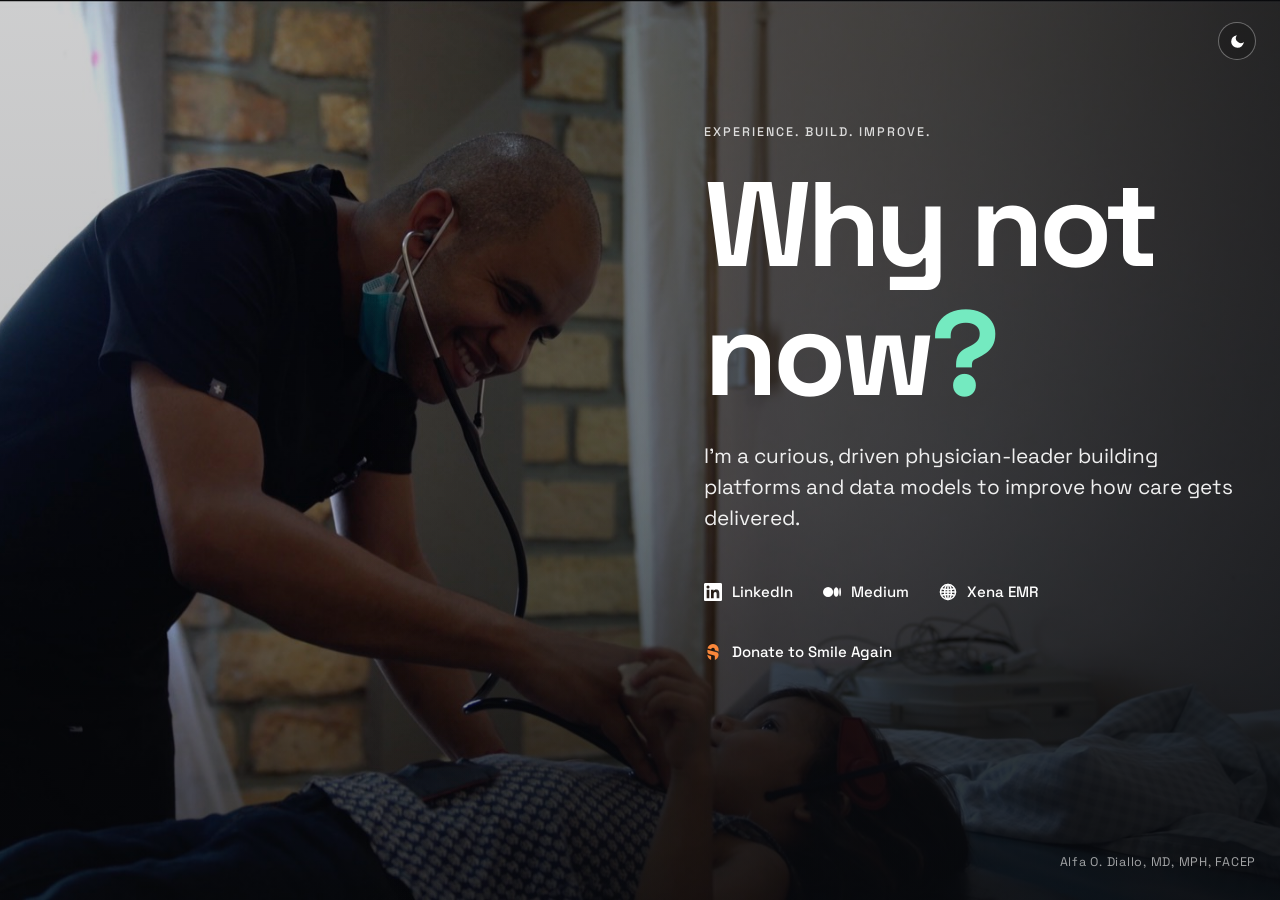
<file: index.html>
<!DOCTYPE html>
<html lang="en">
<head>
<meta charset="utf-8">
<meta name="viewport" content="width=device-width, initial-scale=1">
<title>Alfa O. Diallo, MD, MPH, FACEP</title>
<meta name="description" content="Alfa O. Diallo, MD, MPH, FACEP - a curious, driven physician-leader building platforms and data models to improve how care gets delivered.">
<link rel="canonical" href="https://www.alfadiallo.com/">

<!-- Open Graph / social -->
<meta property="og:type" content="website">
<meta property="og:site_name" content="Alfa Diallo">
<meta property="og:title" content="Alfa O. Diallo, MD, MPH, FACEP">
<meta property="og:description" content="A curious, driven physician-leader building platforms and data models to improve how care gets delivered.">
<meta property="og:url" content="https://www.alfadiallo.com/">
<meta property="og:image" content="https://www.alfadiallo.com/og-image.jpg">
<meta property="og:image:width" content="1200">
<meta property="og:image:height" content="630">
<meta name="twitter:card" content="summary_large_image">
<meta name="twitter:title" content="Alfa O. Diallo, MD, MPH, FACEP">
<meta name="twitter:description" content="A curious, driven physician-leader building platforms and data models to improve how care gets delivered.">
<meta name="twitter:image" content="https://www.alfadiallo.com/og-image.jpg">
<meta name="theme-color" content="#101216">

<link rel="icon" href="data:image/svg+xml,%3Csvg%20xmlns='http://www.w3.org/2000/svg'%20viewBox='0%200%2032%2032'%3E%3Cpath%20d='M2%2020.4Q2%2013.6%206.6%207.8Q11.2%202.1%2016.8%202.1Q18.4%202.1%2019.5%202.6Q20.6%203.2%2021.1%204.3Q21.7%205.3%2021.9%206.1Q22.2%207%2022.3%208.2Q22.9%204.8%2023.6%203.5Q24.3%202.1%2025.8%202.1Q27.3%202.1%2027.3%203.6Q27.3%204.5%2026%208.6Q24.7%2012.8%2023.7%2015.3Q21.7%2019.6%2021.7%2022.4Q21.7%2024.2%2022.5%2025Q23.4%2025.7%2024.5%2025.7Q27.4%2025.7%2029.1%2021.5Q29.4%2020.9%2029.7%2021.1Q30%2021.4%2030%2021.9Q30%2023.7%2027.8%2026.8Q25.6%2029.9%2022.4%2029.9Q18.4%2029.9%2018.4%2024.8Q18.4%2024.7%2018.4%2024.5Q18.4%2024.3%2018.4%2024.3H18.4Q14.8%2029.9%209.9%2029.9Q6.3%2029.9%204.1%2027.3Q2%2024.7%202%2020.4ZM5.8%2022.1Q5.8%2028.3%2010.3%2028.3Q13%2028.3%2015.1%2026.2Q17.3%2024.1%2018.6%2021Q19.8%2017.9%2020.5%2014.8Q21.2%2011.8%2021.2%209.6Q21.2%203.3%2016.6%203.3Q14.1%203.3%2011.9%205.3Q9.8%207.3%208.5%2010.4Q7.2%2013.4%206.5%2016.5Q5.8%2019.6%205.8%2022.1Z'%20fill='%23000'/%3E%3C/svg%3E">
<link rel="apple-touch-icon" href="data:image/svg+xml,%3Csvg%20xmlns='http://www.w3.org/2000/svg'%20viewBox='0%200%2032%2032'%3E%3Cpath%20d='M2%2020.4Q2%2013.6%206.6%207.8Q11.2%202.1%2016.8%202.1Q18.4%202.1%2019.5%202.6Q20.6%203.2%2021.1%204.3Q21.7%205.3%2021.9%206.1Q22.2%207%2022.3%208.2Q22.9%204.8%2023.6%203.5Q24.3%202.1%2025.8%202.1Q27.3%202.1%2027.3%203.6Q27.3%204.5%2026%208.6Q24.7%2012.8%2023.7%2015.3Q21.7%2019.6%2021.7%2022.4Q21.7%2024.2%2022.5%2025Q23.4%2025.7%2024.5%2025.7Q27.4%2025.7%2029.1%2021.5Q29.4%2020.9%2029.7%2021.1Q30%2021.4%2030%2021.9Q30%2023.7%2027.8%2026.8Q25.6%2029.9%2022.4%2029.9Q18.4%2029.9%2018.4%2024.8Q18.4%2024.7%2018.4%2024.5Q18.4%2024.3%2018.4%2024.3H18.4Q14.8%2029.9%209.9%2029.9Q6.3%2029.9%204.1%2027.3Q2%2024.7%202%2020.4ZM5.8%2022.1Q5.8%2028.3%2010.3%2028.3Q13%2028.3%2015.1%2026.2Q17.3%2024.1%2018.6%2021Q19.8%2017.9%2020.5%2014.8Q21.2%2011.8%2021.2%209.6Q21.2%203.3%2016.6%203.3Q14.1%203.3%2011.9%205.3Q9.8%207.3%208.5%2010.4Q7.2%2013.4%206.5%2016.5Q5.8%2019.6%205.8%2022.1Z'%20fill='%23000'/%3E%3C/svg%3E">

<link rel="preconnect" href="https://fonts.googleapis.com">
<link rel="preconnect" href="https://fonts.gstatic.com" crossorigin>
<link rel="preload" as="image" href="hero-honduras-1800.jpg" imagesrcset="hero-honduras-1100.jpg 1100w, hero-honduras-1800.jpg 1800w" fetchpriority="high">
<link href="https://fonts.googleapis.com/css2?family=Space+Grotesk:wght@400;500;700&display=swap" rel="stylesheet">
<link rel="stylesheet" href="styles.css">

<script type="application/ld+json">
{
  "@context": "https://schema.org",
  "@type": "Person",
  "name": "Alfa O. Diallo",
  "honorificSuffix": "MD, MPH, FACEP",
  "jobTitle": "Emergency Physician",
  "url": "https://www.alfadiallo.com/",
  "image": "https://www.alfadiallo.com/og-image.jpg",
  "knowsLanguage": ["en", "fr", "de", "es"],
  "sameAs": [
    "https://www.linkedin.com/in/alfadiallo/",
    "https://medium.com/@findme_20044"
  ]
}
</script>
</head>
<body>

<main>
  <section class="hero">
    <img class="hero-img" src="hero-honduras-1800.jpg" srcset="hero-honduras-1100.jpg 1100w, hero-honduras-1800.jpg 1800w" sizes="100vw" alt="Alfa Diallo, smiling, listening to a young girl's chest with a stethoscope during a clinic visit in Honduras." fetchpriority="high" width="1800" height="1016">
    <div class="hero-scrim"></div>

    <button class="theme-toggle hero-toggle" id="themeToggle" type="button" aria-label="Switch color theme">
      <svg class="sun" viewBox="0 0 24 24" fill="none" stroke="currentColor" stroke-width="2" stroke-linecap="round"><circle cx="12" cy="12" r="4"/><path d="M12 2v2M12 20v2M4.9 4.9l1.4 1.4M17.7 17.7l1.4 1.4M2 12h2M20 12h2M4.9 19.1l1.4-1.4M17.7 6.3l1.4-1.4"/></svg>
      <svg class="moon" viewBox="0 0 24 24" fill="currentColor" style="display:none"><path d="M21 12.8A9 9 0 1 1 11.2 3a7 7 0 0 0 9.8 9.8z"/></svg>
    </button>

    <div class="wrap">
      <div class="hero-inner">
        <p class="eyebrow">Experience. Build. Improve.</p>
        <h1>Why not now<span class="accent">?</span></h1>
        <p class="lede">I'm a curious, driven physician-leader building platforms and data models to improve how care gets delivered.</p>
        <div class="links">
          <a class="social" href="https://www.linkedin.com/in/alfadiallo/" target="_blank" rel="noopener">
            <svg viewBox="0 0 24 24" fill="currentColor"><path d="M20.45 20.45h-3.56v-5.57c0-1.33-.02-3.04-1.85-3.04-1.85 0-2.14 1.45-2.14 2.94v5.67H9.34V9h3.42v1.56h.05c.48-.9 1.64-1.85 3.37-1.85 3.6 0 4.27 2.37 4.27 5.46v6.28zM5.34 7.43a2.06 2.06 0 1 1 0-4.13 2.06 2.06 0 0 1 0 4.13zM7.12 20.45H3.56V9h3.56v11.45zM22.22 0H1.77C.79 0 0 .77 0 1.72v20.55C0 23.23.79 24 1.77 24h20.45c.98 0 1.78-.77 1.78-1.73V1.72C24 .77 23.2 0 22.22 0z"/></svg>
            LinkedIn
          </a>
          <a class="social" href="https://medium.com/@findme_20044" target="_blank" rel="noopener">
            <svg viewBox="0 0 24 24" fill="currentColor"><path d="M13.54 12a6.8 6.8 0 0 1-6.77 6.82A6.8 6.8 0 0 1 0 12a6.8 6.8 0 0 1 6.77-6.82A6.8 6.8 0 0 1 13.54 12zm7.42 0c0 3.54-1.51 6.42-3.38 6.42-1.87 0-3.39-2.88-3.39-6.42s1.52-6.42 3.39-6.42S20.96 8.46 20.96 12zM24 12c0 3.17-.53 5.75-1.19 5.75-.66 0-1.19-2.58-1.19-5.75s.53-5.75 1.19-5.75C23.47 6.25 24 8.83 24 12z"/></svg>
            Medium
          </a>
          <a class="social" href="https://xena.smileagainmovement.org" target="_blank" rel="noopener">
            <svg viewBox="0 0 24 24" fill="none" stroke="currentColor" stroke-width="2" stroke-linecap="round" stroke-linejoin="round"><circle cx="12" cy="12" r="10"/><path d="M2 12h20M12 2v20"/><ellipse cx="12" cy="12" rx="4.5" ry="10"/><path d="M3.6 7.5c2.2 1.5 14.6 1.5 16.8 0M3.6 16.5c2.2-1.5 14.6-1.5 16.8 0"/></svg>
            Xena EMR
          </a>
          <a class="social" href="https://www.smileagainmovement.org/donate" target="_blank" rel="noopener">
            <img src="smile-again-logo.png" alt="" width="18" height="18">
            Donate to Smile Again
          </a>
        </div>
      </div>
    </div>
    <span class="hero-name">Alfa O. Diallo, MD, MPH, FACEP</span>
  </section>
</main>

<script>
/* Theme toggle. Dark is the default; light only when the visitor opts in.
   Kept inline so every page works with zero extra requests. */
(function () {
  var root = document.documentElement;
  try { var s = localStorage.getItem('theme'); if (s) root.setAttribute('data-theme', s); } catch (e) {}
  function current() { return root.getAttribute('data-theme') || 'dark'; }
  function paint() {
    var dark = current() === 'dark';
    var sun = document.querySelector('.theme-toggle .sun');
    var moon = document.querySelector('.theme-toggle .moon');
    if (sun && moon) { sun.style.display = dark ? 'none' : 'block'; moon.style.display = dark ? 'block' : 'none'; }
    var meta = document.querySelector('meta[name="theme-color"]');
    if (meta) meta.setAttribute('content', dark ? '#101216' : '#f6f4ef');
  }
  paint();
  var btn = document.getElementById('themeToggle');
  if (btn) btn.addEventListener('click', function () {
    var next = current() === 'dark' ? 'light' : 'dark';
    root.setAttribute('data-theme', next);
    try { localStorage.setItem('theme', next); } catch (e) {}
    paint();
  });
})();
</script>
</body>
</html>
</file>
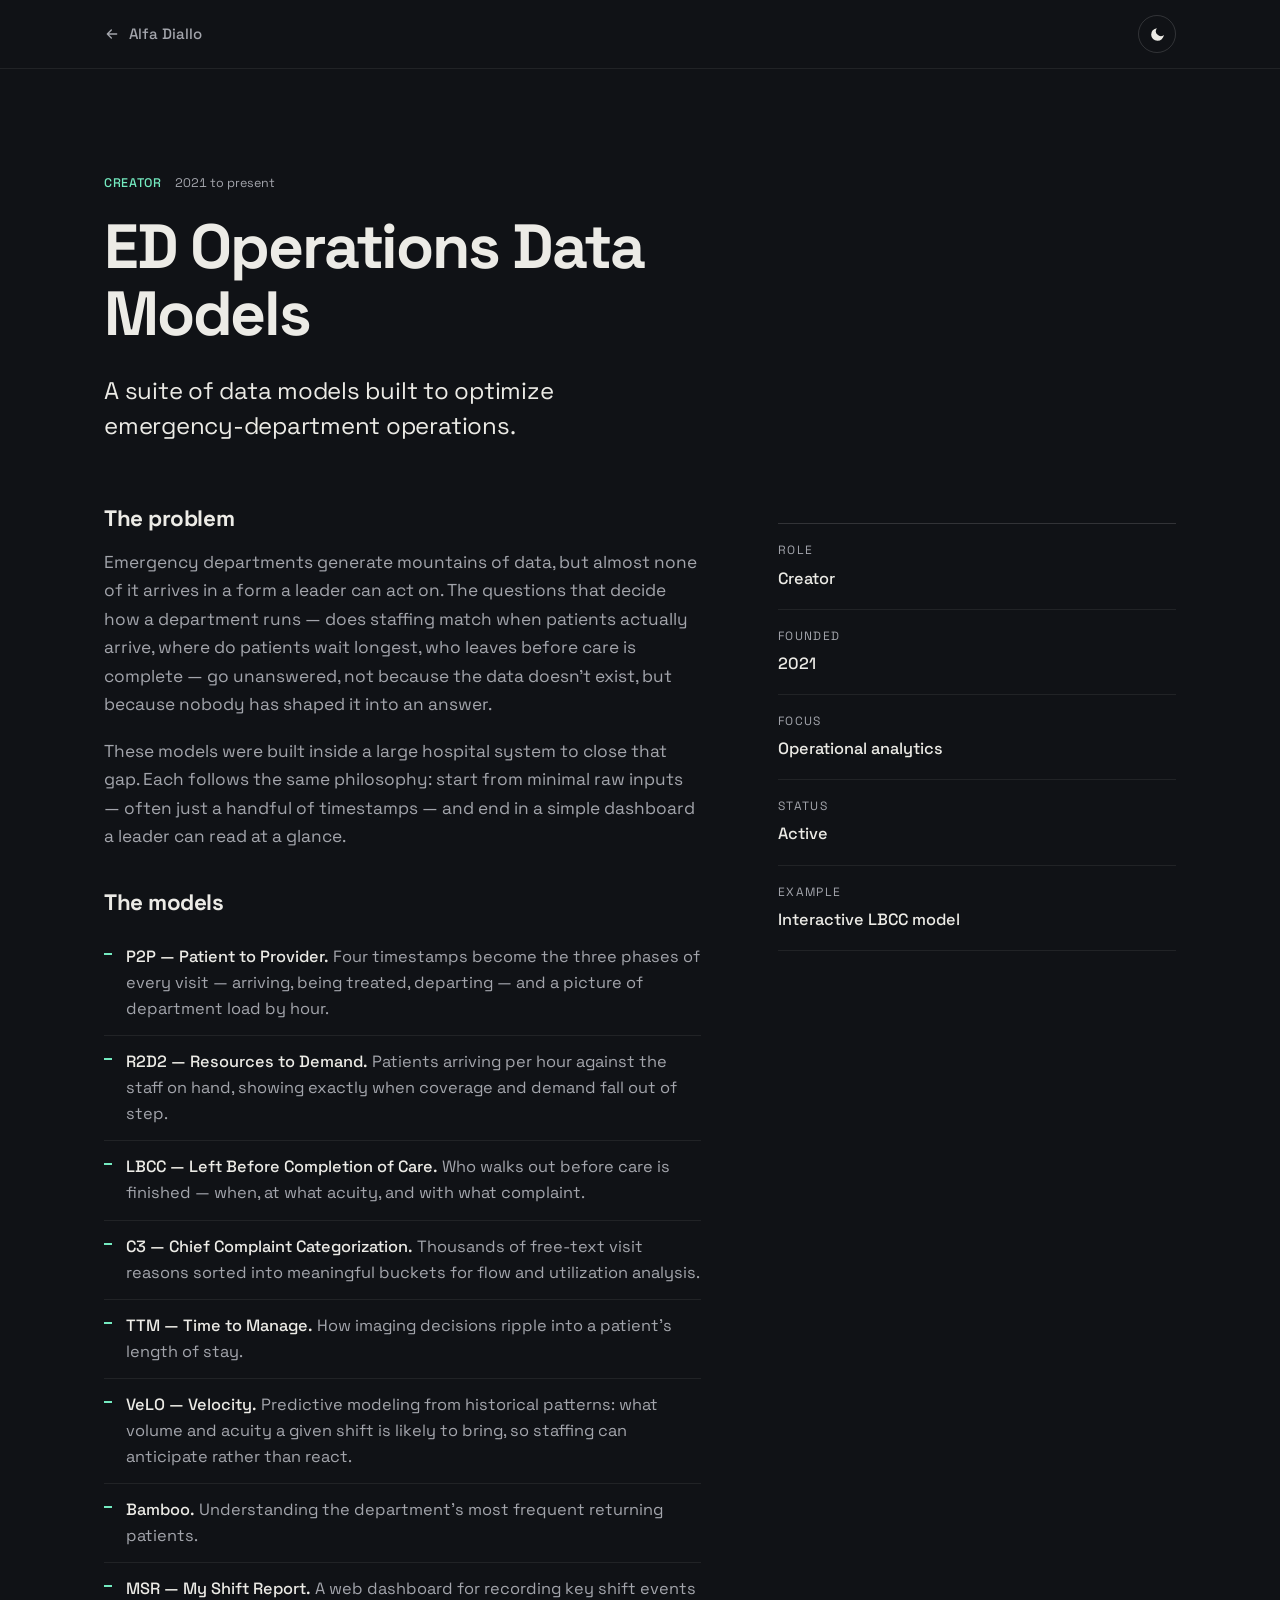
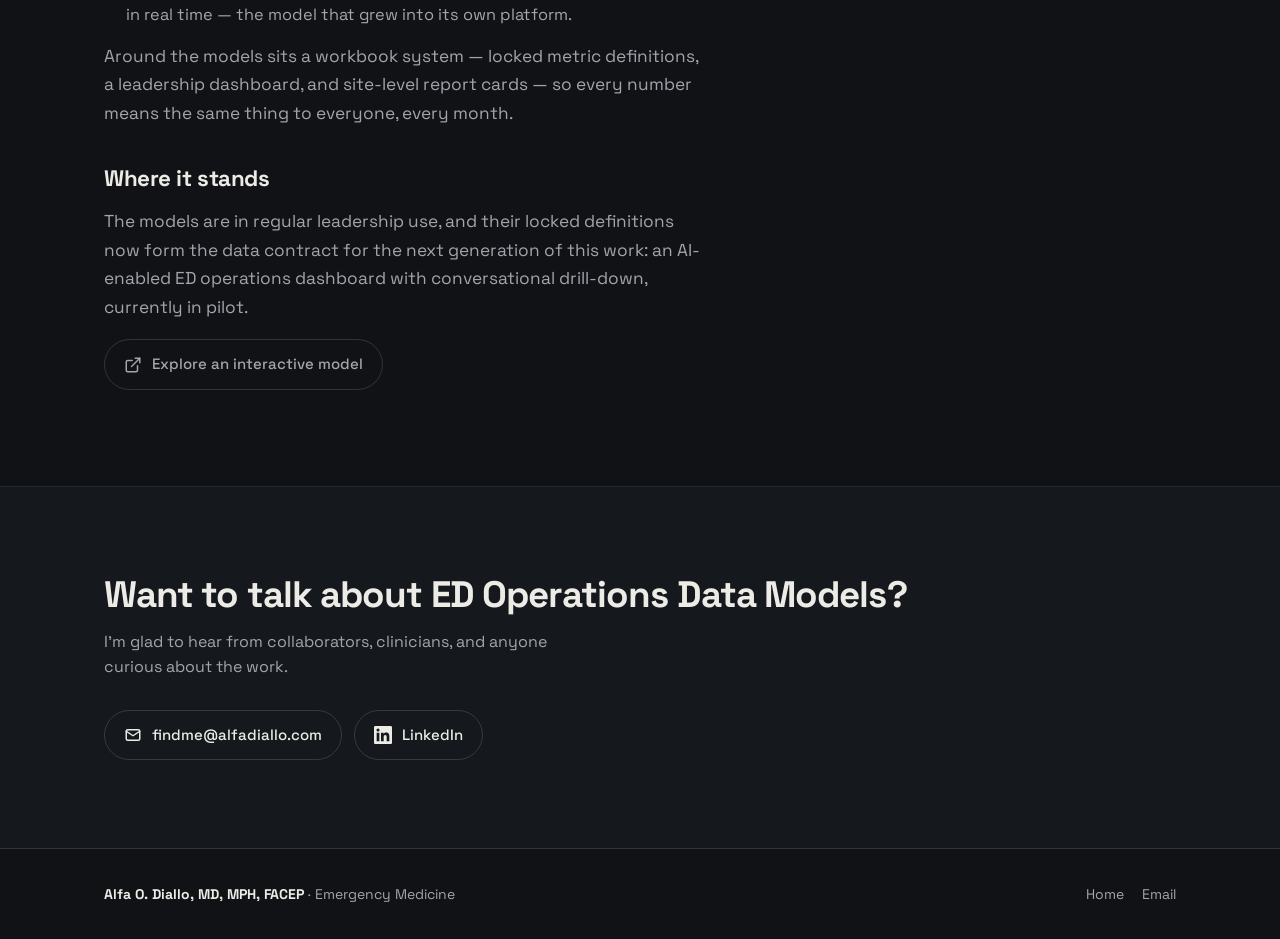
<file: ed-operations-data-models.html>
<!DOCTYPE html>
<html lang="en">
<head>
<meta charset="utf-8">
<meta name="viewport" content="width=device-width, initial-scale=1">
<title>ED Operations Data Models &middot; Alfa O. Diallo, MD</title>
<meta name="description" content="A suite of data models built to optimize emergency-department operations.">

<!-- Unlisted page: shareable by direct link, kept out of search results. -->
<meta name="robots" content="noindex, nofollow">

<meta property="og:type" content="website">
<meta property="og:title" content="ED Operations Data Models &middot; Alfa O. Diallo, MD">
<meta property="og:description" content="A suite of data models built to optimize emergency-department operations.">
<meta property="og:image" content="https://www.alfadiallo.com/og-image.jpg">
<meta name="twitter:card" content="summary_large_image">
<meta name="twitter:title" content="ED Operations Data Models &middot; Alfa O. Diallo, MD">
<meta name="twitter:description" content="A suite of data models built to optimize emergency-department operations.">
<meta name="twitter:image" content="https://www.alfadiallo.com/og-image.jpg">
<meta name="theme-color" content="#101216">

<link rel="icon" href="data:image/svg+xml,%3Csvg%20xmlns='http://www.w3.org/2000/svg'%20viewBox='0%200%2032%2032'%3E%3Cpath%20d='M2%2020.4Q2%2013.6%206.6%207.8Q11.2%202.1%2016.8%202.1Q18.4%202.1%2019.5%202.6Q20.6%203.2%2021.1%204.3Q21.7%205.3%2021.9%206.1Q22.2%207%2022.3%208.2Q22.9%204.8%2023.6%203.5Q24.3%202.1%2025.8%202.1Q27.3%202.1%2027.3%203.6Q27.3%204.5%2026%208.6Q24.7%2012.8%2023.7%2015.3Q21.7%2019.6%2021.7%2022.4Q21.7%2024.2%2022.5%2025Q23.4%2025.7%2024.5%2025.7Q27.4%2025.7%2029.1%2021.5Q29.4%2020.9%2029.7%2021.1Q30%2021.4%2030%2021.9Q30%2023.7%2027.8%2026.8Q25.6%2029.9%2022.4%2029.9Q18.4%2029.9%2018.4%2024.8Q18.4%2024.7%2018.4%2024.5Q18.4%2024.3%2018.4%2024.3H18.4Q14.8%2029.9%209.9%2029.9Q6.3%2029.9%204.1%2027.3Q2%2024.7%202%2020.4ZM5.8%2022.1Q5.8%2028.3%2010.3%2028.3Q13%2028.3%2015.1%2026.2Q17.3%2024.1%2018.6%2021Q19.8%2017.9%2020.5%2014.8Q21.2%2011.8%2021.2%209.6Q21.2%203.3%2016.6%203.3Q14.1%203.3%2011.9%205.3Q9.8%207.3%208.5%2010.4Q7.2%2013.4%206.5%2016.5Q5.8%2019.6%205.8%2022.1Z'%20fill='%23000'/%3E%3C/svg%3E">

<link rel="preconnect" href="https://fonts.googleapis.com">
<link rel="preconnect" href="https://fonts.gstatic.com" crossorigin>
<link href="https://fonts.googleapis.com/css2?family=Space+Grotesk:wght@400;500;700&display=swap" rel="stylesheet">
<link rel="stylesheet" href="styles.css">
</head>
<body>

<header class="page-nav">
  <div class="wrap">
    <a class="back" href="/">
      <svg viewBox="0 0 24 24" fill="none" stroke="currentColor" stroke-width="2" stroke-linecap="round" stroke-linejoin="round"><path d="M19 12H5M11 18l-6-6 6-6"/></svg>
      Alfa Diallo
    </a>
    <button class="theme-toggle" id="themeToggle" type="button" aria-label="Switch color theme">
      <svg class="sun" viewBox="0 0 24 24" fill="none" stroke="currentColor" stroke-width="2" stroke-linecap="round"><circle cx="12" cy="12" r="4"/><path d="M12 2v2M12 20v2M4.9 4.9l1.4 1.4M17.7 17.7l1.4 1.4M2 12h2M20 12h2M4.9 19.1l1.4-1.4M17.7 6.3l1.4-1.4"/></svg>
      <svg class="moon" viewBox="0 0 24 24" fill="currentColor" style="display:none"><path d="M21 12.8A9 9 0 1 1 11.2 3a7 7 0 0 0 9.8 9.8z"/></svg>
    </button>
  </div>
</header>

<main>
  <section class="v-head">
    <div class="wrap">
      <div class="meta">
        <span class="v-role">Creator</span>
        <span class="v-year">2021 to present</span>
      </div>
      <h1>ED Operations Data Models</h1>
      <p class="lede">A suite of data models built to optimize emergency-department operations.</p>
    </div>
  </section>

  <section class="v-body">
    <div class="wrap">
      <div class="v-grid">
        <div class="v-prose">
          <h2>The problem</h2>
          <p>Emergency departments generate mountains of data, but almost none of it arrives in a form a leader can act on. The questions that decide how a department runs &mdash; does staffing match when patients actually arrive, where do patients wait longest, who leaves before care is complete &mdash; go unanswered, not because the data doesn't exist, but because nobody has shaped it into an answer.</p>
          <p>These models were built inside a large hospital system to close that gap. Each follows the same philosophy: start from minimal raw inputs &mdash; often just a handful of timestamps &mdash; and end in a simple dashboard a leader can read at a glance.</p>

          <h2>The models</h2>
          <ul>
            <li><strong>P2P &mdash; Patient to Provider.</strong> Four timestamps become the three phases of every visit &mdash; arriving, being treated, departing &mdash; and a picture of department load by hour.</li>
            <li><strong>R2D2 &mdash; Resources to Demand.</strong> Patients arriving per hour against the staff on hand, showing exactly when coverage and demand fall out of step.</li>
            <li><strong>LBCC &mdash; Left Before Completion of Care.</strong> Who walks out before care is finished &mdash; when, at what acuity, and with what complaint.</li>
            <li><strong>C3 &mdash; Chief Complaint Categorization.</strong> Thousands of free-text visit reasons sorted into meaningful buckets for flow and utilization analysis.</li>
            <li><strong>TTM &mdash; Time to Manage.</strong> How imaging decisions ripple into a patient's length of stay.</li>
            <li><strong>VeLO &mdash; Velocity.</strong> Predictive modeling from historical patterns: what volume and acuity a given shift is likely to bring, so staffing can anticipate rather than react.</li>
            <li><strong>Bamboo.</strong> Understanding the department's most frequent returning patients.</li>
            <li><strong>MSR &mdash; My Shift Report.</strong> A web dashboard for recording key shift events in real time &mdash; the model that grew into <a href="/my-shift-report">its own platform</a>.</li>
          </ul>
          <p>Around the models sits a workbook system &mdash; locked metric definitions, a leadership dashboard, and site-level report cards &mdash; so every number means the same thing to everyone, every month.</p>

          <h2>Where it stands</h2>
          <p>The models are in regular leadership use, and their locked definitions now form the data contract for the next generation of this work: an AI-enabled ED operations dashboard with conversational drill-down, currently in pilot.</p>
          <p><a class="social" href="https://app.flow.gl/flow/kkurcc" target="_blank" rel="noopener"><svg viewBox="0 0 24 24" fill="none" stroke="currentColor" stroke-width="2" stroke-linecap="round" stroke-linejoin="round"><path d="M18 13v6a2 2 0 0 1-2 2H5a2 2 0 0 1-2-2V8a2 2 0 0 1 2-2h6"/><path d="M15 3h6v6"/><path d="M10 14 21 3"/></svg>Explore an interactive model</a></p>
        </div>
        <dl class="v-facts">
          <div><dt>Role</dt><dd>Creator</dd></div>
          <div><dt>Founded</dt><dd>2021</dd></div>
          <div><dt>Focus</dt><dd>Operational analytics</dd></div>
          <div><dt>Status</dt><dd>Active</dd></div>
          <div><dt>Example</dt><dd><a href="https://app.flow.gl/flow/kkurcc" target="_blank" rel="noopener">Interactive LBCC model</a></dd></div>
        </dl>
      </div>
    </div>
  </section>

  <section class="v-cta">
    <div class="wrap">
      <h2>Want to talk about ED Operations Data Models?</h2>
      <p>I'm glad to hear from collaborators, clinicians, and anyone curious about the work.</p>
      <div class="links">
        <a class="social" href="mailto:findme@alfadiallo.com"><svg viewBox="0 0 24 24" fill="none" stroke="currentColor" stroke-width="2" stroke-linecap="round" stroke-linejoin="round"><rect x="3" y="5" width="18" height="14" rx="2"/><path d="m3 7 9 6 9-6"/></svg>findme@alfadiallo.com</a>
        <a class="social" href="https://www.linkedin.com/in/alfadiallo/" target="_blank" rel="noopener"><svg viewBox="0 0 24 24" fill="currentColor"><path d="M20.45 20.45h-3.56v-5.57c0-1.33-.02-3.04-1.85-3.04-1.85 0-2.14 1.45-2.14 2.94v5.67H9.34V9h3.42v1.56h.05c.48-.9 1.64-1.85 3.37-1.85 3.6 0 4.27 2.37 4.27 5.46v6.28zM5.34 7.43a2.06 2.06 0 1 1 0-4.13 2.06 2.06 0 0 1 0 4.13zM7.12 20.45H3.56V9h3.56v11.45zM22.22 0H1.77C.79 0 0 .77 0 1.72v20.55C0 23.23.79 24 1.77 24h20.45c.98 0 1.78-.77 1.78-1.73V1.72C24 .77 23.2 0 22.22 0z"/></svg>LinkedIn</a>
      </div>
    </div>
  </section>
</main>

<footer class="foot">
  <div class="wrap">
    <div class="cred"><strong>Alfa O. Diallo, MD, MPH, FACEP</strong> &middot; Emergency Medicine</div>
    <div class="mini">
      <a href="/">Home</a>
      <a href="mailto:findme@alfadiallo.com">Email</a>
    </div>
  </div>
</footer>

<script>
/* Theme toggle. Dark is the default; light only when the visitor opts in.
   Kept inline so every page works with zero extra requests. */
(function () {
  var root = document.documentElement;
  try { var s = localStorage.getItem('theme'); if (s) root.setAttribute('data-theme', s); } catch (e) {}
  function current() { return root.getAttribute('data-theme') || 'dark'; }
  function paint() {
    var dark = current() === 'dark';
    var sun = document.querySelector('.theme-toggle .sun');
    var moon = document.querySelector('.theme-toggle .moon');
    if (sun && moon) { sun.style.display = dark ? 'none' : 'block'; moon.style.display = dark ? 'block' : 'none'; }
    var meta = document.querySelector('meta[name="theme-color"]');
    if (meta) meta.setAttribute('content', dark ? '#101216' : '#f6f4ef');
  }
  paint();
  var btn = document.getElementById('themeToggle');
  if (btn) btn.addEventListener('click', function () {
    var next = current() === 'dark' ? 'light' : 'dark';
    root.setAttribute('data-theme', next);
    try { localStorage.setItem('theme', next); } catch (e) {}
    paint();
  });
})();
</script>
</body>
</html>
</file>
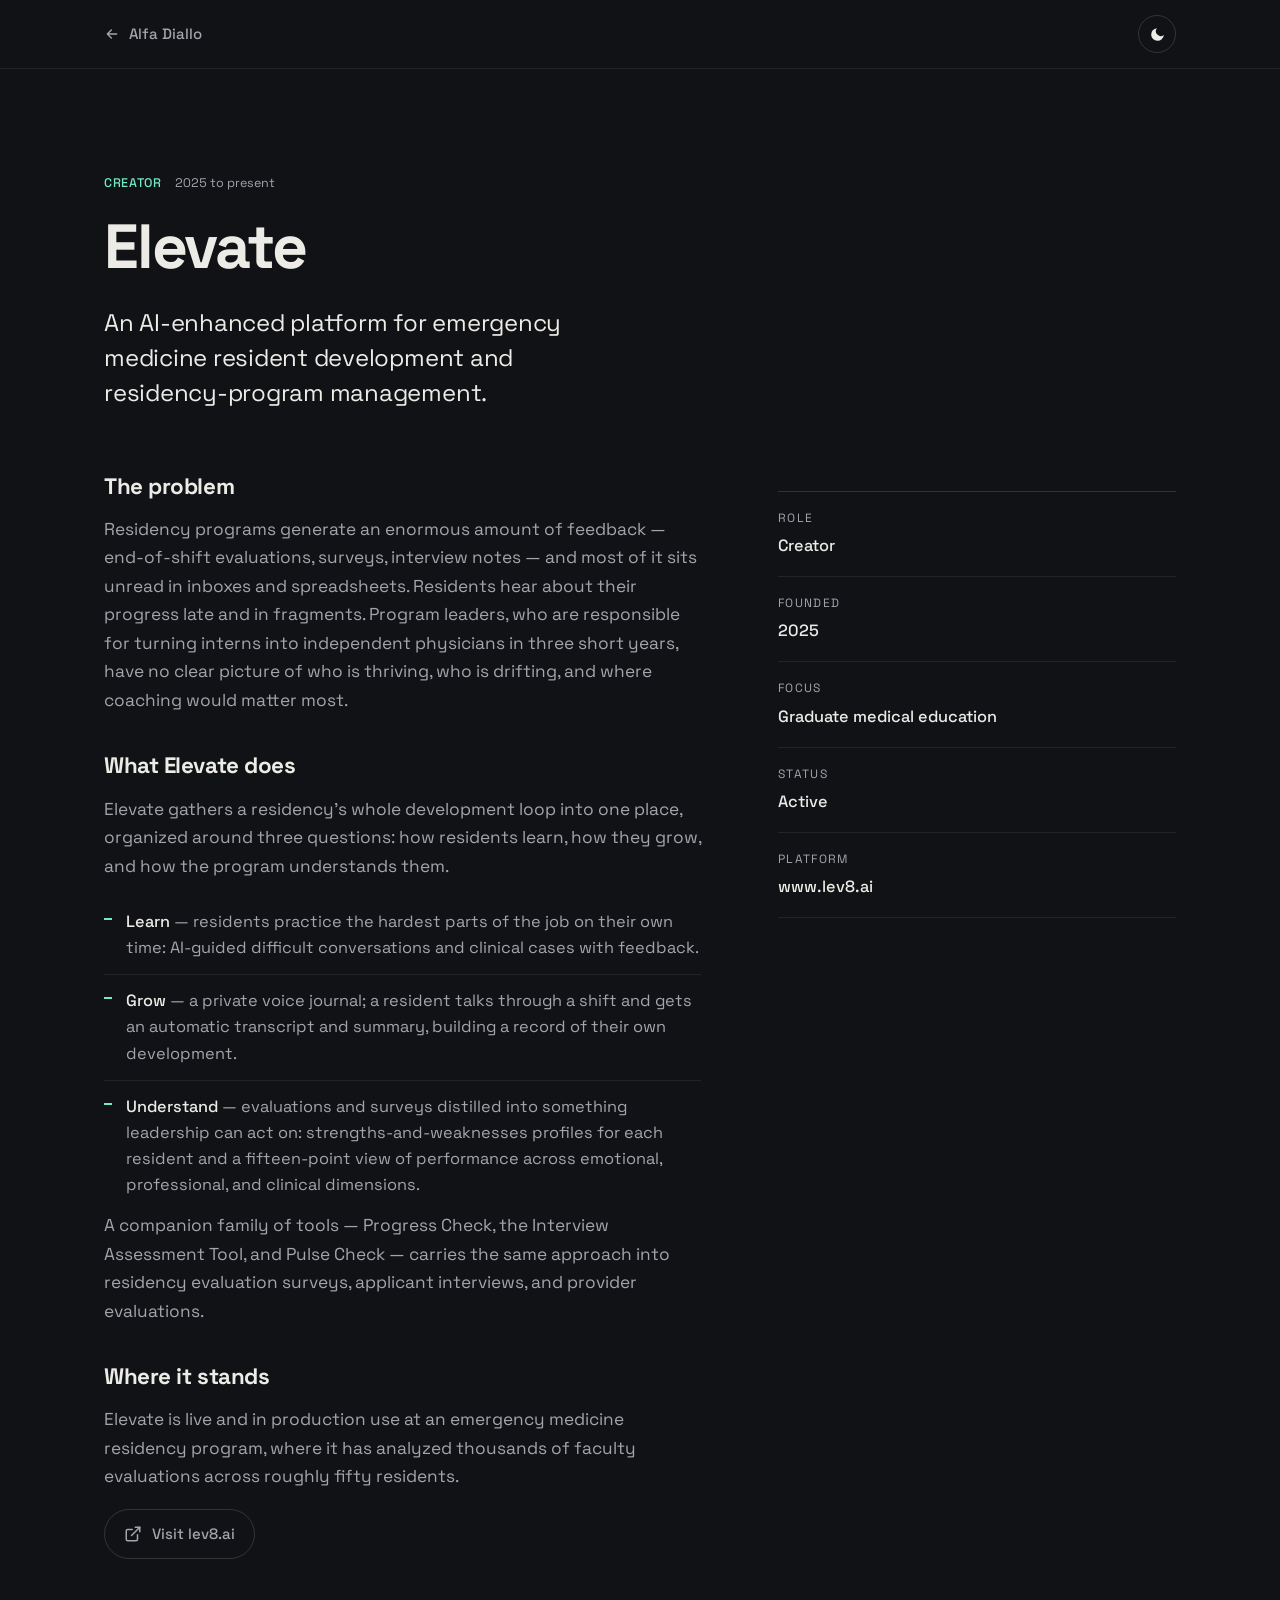
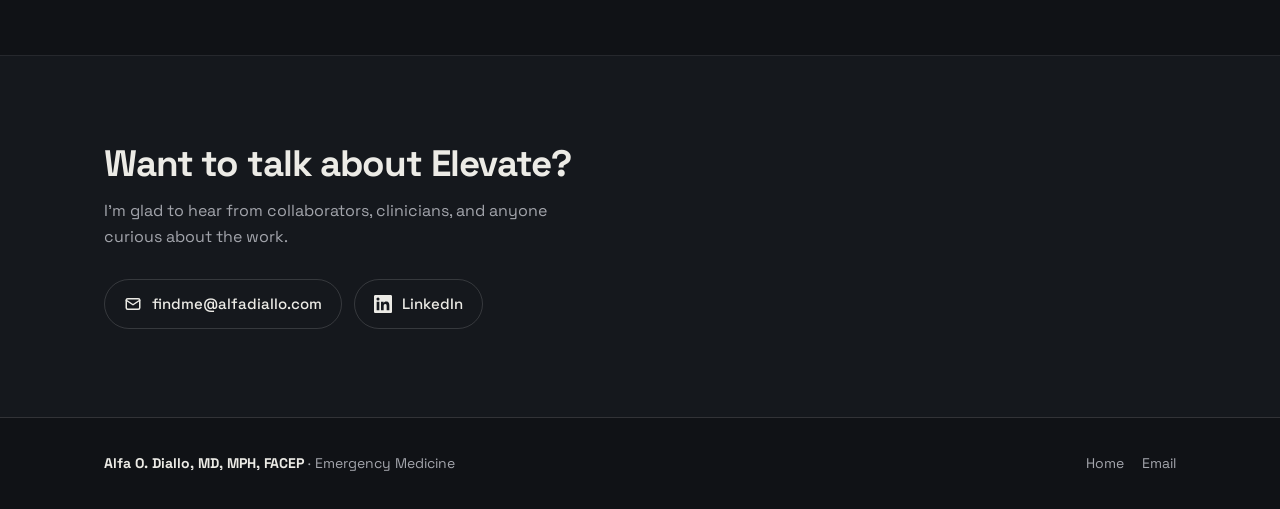
<file: elevate.html>
<!DOCTYPE html>
<html lang="en">
<head>
<meta charset="utf-8">
<meta name="viewport" content="width=device-width, initial-scale=1">
<title>Elevate &middot; Alfa O. Diallo, MD</title>
<meta name="description" content="An AI-enhanced platform for emergency medicine resident development and residency-program management.">

<!-- Unlisted page: shareable by direct link, kept out of search results. -->
<meta name="robots" content="noindex, nofollow">

<meta property="og:type" content="website">
<meta property="og:title" content="Elevate &middot; Alfa O. Diallo, MD">
<meta property="og:description" content="An AI-enhanced platform for emergency medicine resident development and residency-program management.">
<meta property="og:image" content="https://www.alfadiallo.com/og-image.jpg">
<meta name="twitter:card" content="summary_large_image">
<meta name="twitter:title" content="Elevate &middot; Alfa O. Diallo, MD">
<meta name="twitter:description" content="An AI-enhanced platform for emergency medicine resident development and residency-program management.">
<meta name="twitter:image" content="https://www.alfadiallo.com/og-image.jpg">
<meta name="theme-color" content="#101216">

<link rel="icon" href="data:image/svg+xml,%3Csvg%20xmlns='http://www.w3.org/2000/svg'%20viewBox='0%200%2032%2032'%3E%3Cpath%20d='M2%2020.4Q2%2013.6%206.6%207.8Q11.2%202.1%2016.8%202.1Q18.4%202.1%2019.5%202.6Q20.6%203.2%2021.1%204.3Q21.7%205.3%2021.9%206.1Q22.2%207%2022.3%208.2Q22.9%204.8%2023.6%203.5Q24.3%202.1%2025.8%202.1Q27.3%202.1%2027.3%203.6Q27.3%204.5%2026%208.6Q24.7%2012.8%2023.7%2015.3Q21.7%2019.6%2021.7%2022.4Q21.7%2024.2%2022.5%2025Q23.4%2025.7%2024.5%2025.7Q27.4%2025.7%2029.1%2021.5Q29.4%2020.9%2029.7%2021.1Q30%2021.4%2030%2021.9Q30%2023.7%2027.8%2026.8Q25.6%2029.9%2022.4%2029.9Q18.4%2029.9%2018.4%2024.8Q18.4%2024.7%2018.4%2024.5Q18.4%2024.3%2018.4%2024.3H18.4Q14.8%2029.9%209.9%2029.9Q6.3%2029.9%204.1%2027.3Q2%2024.7%202%2020.4ZM5.8%2022.1Q5.8%2028.3%2010.3%2028.3Q13%2028.3%2015.1%2026.2Q17.3%2024.1%2018.6%2021Q19.8%2017.9%2020.5%2014.8Q21.2%2011.8%2021.2%209.6Q21.2%203.3%2016.6%203.3Q14.1%203.3%2011.9%205.3Q9.8%207.3%208.5%2010.4Q7.2%2013.4%206.5%2016.5Q5.8%2019.6%205.8%2022.1Z'%20fill='%23000'/%3E%3C/svg%3E">

<link rel="preconnect" href="https://fonts.googleapis.com">
<link rel="preconnect" href="https://fonts.gstatic.com" crossorigin>
<link href="https://fonts.googleapis.com/css2?family=Space+Grotesk:wght@400;500;700&display=swap" rel="stylesheet">
<link rel="stylesheet" href="styles.css">
</head>
<body>

<header class="page-nav">
  <div class="wrap">
    <a class="back" href="/">
      <svg viewBox="0 0 24 24" fill="none" stroke="currentColor" stroke-width="2" stroke-linecap="round" stroke-linejoin="round"><path d="M19 12H5M11 18l-6-6 6-6"/></svg>
      Alfa Diallo
    </a>
    <button class="theme-toggle" id="themeToggle" type="button" aria-label="Switch color theme">
      <svg class="sun" viewBox="0 0 24 24" fill="none" stroke="currentColor" stroke-width="2" stroke-linecap="round"><circle cx="12" cy="12" r="4"/><path d="M12 2v2M12 20v2M4.9 4.9l1.4 1.4M17.7 17.7l1.4 1.4M2 12h2M20 12h2M4.9 19.1l1.4-1.4M17.7 6.3l1.4-1.4"/></svg>
      <svg class="moon" viewBox="0 0 24 24" fill="currentColor" style="display:none"><path d="M21 12.8A9 9 0 1 1 11.2 3a7 7 0 0 0 9.8 9.8z"/></svg>
    </button>
  </div>
</header>

<main>
  <section class="v-head">
    <div class="wrap">
      <div class="meta">
        <span class="v-role">Creator</span>
        <span class="v-year">2025 to present</span>
      </div>
      <h1>Elevate</h1>
      <p class="lede">An AI-enhanced platform for emergency medicine resident development and residency-program management.</p>
    </div>
  </section>

  <section class="v-body">
    <div class="wrap">
      <div class="v-grid">
        <div class="v-prose">
          <h2>The problem</h2>
          <p>Residency programs generate an enormous amount of feedback &mdash; end-of-shift evaluations, surveys, interview notes &mdash; and most of it sits unread in inboxes and spreadsheets. Residents hear about their progress late and in fragments. Program leaders, who are responsible for turning interns into independent physicians in three short years, have no clear picture of who is thriving, who is drifting, and where coaching would matter most.</p>

          <h2>What Elevate does</h2>
          <p>Elevate gathers a residency's whole development loop into one place, organized around three questions: how residents learn, how they grow, and how the program understands them.</p>
          <ul>
            <li><strong>Learn</strong> &mdash; residents practice the hardest parts of the job on their own time: AI-guided difficult conversations and clinical cases with feedback.</li>
            <li><strong>Grow</strong> &mdash; a private voice journal; a resident talks through a shift and gets an automatic transcript and summary, building a record of their own development.</li>
            <li><strong>Understand</strong> &mdash; evaluations and surveys distilled into something leadership can act on: strengths-and-weaknesses profiles for each resident and a fifteen-point view of performance across emotional, professional, and clinical dimensions.</li>
          </ul>
          <p>A companion family of tools &mdash; Progress Check, the Interview Assessment Tool, and Pulse Check &mdash; carries the same approach into residency evaluation surveys, applicant interviews, and provider evaluations.</p>

          <h2>Where it stands</h2>
          <p>Elevate is live and in production use at an emergency medicine residency program, where it has analyzed thousands of faculty evaluations across roughly fifty residents.</p>
          <p><a class="social" href="https://www.lev8.ai" target="_blank" rel="noopener"><svg viewBox="0 0 24 24" fill="none" stroke="currentColor" stroke-width="2" stroke-linecap="round" stroke-linejoin="round"><path d="M18 13v6a2 2 0 0 1-2 2H5a2 2 0 0 1-2-2V8a2 2 0 0 1 2-2h6"/><path d="M15 3h6v6"/><path d="M10 14 21 3"/></svg>Visit lev8.ai</a></p>
        </div>
        <dl class="v-facts">
          <div><dt>Role</dt><dd>Creator</dd></div>
          <div><dt>Founded</dt><dd>2025</dd></div>
          <div><dt>Focus</dt><dd>Graduate medical education</dd></div>
          <div><dt>Status</dt><dd>Active</dd></div>
          <div><dt>Platform</dt><dd><a href="https://www.lev8.ai" target="_blank" rel="noopener">www.lev8.ai</a></dd></div>
        </dl>
      </div>
    </div>
  </section>

  <section class="v-cta">
    <div class="wrap">
      <h2>Want to talk about Elevate?</h2>
      <p>I'm glad to hear from collaborators, clinicians, and anyone curious about the work.</p>
      <div class="links">
        <a class="social" href="mailto:findme@alfadiallo.com"><svg viewBox="0 0 24 24" fill="none" stroke="currentColor" stroke-width="2" stroke-linecap="round" stroke-linejoin="round"><rect x="3" y="5" width="18" height="14" rx="2"/><path d="m3 7 9 6 9-6"/></svg>findme@alfadiallo.com</a>
        <a class="social" href="https://www.linkedin.com/in/alfadiallo/" target="_blank" rel="noopener"><svg viewBox="0 0 24 24" fill="currentColor"><path d="M20.45 20.45h-3.56v-5.57c0-1.33-.02-3.04-1.85-3.04-1.85 0-2.14 1.45-2.14 2.94v5.67H9.34V9h3.42v1.56h.05c.48-.9 1.64-1.85 3.37-1.85 3.6 0 4.27 2.37 4.27 5.46v6.28zM5.34 7.43a2.06 2.06 0 1 1 0-4.13 2.06 2.06 0 0 1 0 4.13zM7.12 20.45H3.56V9h3.56v11.45zM22.22 0H1.77C.79 0 0 .77 0 1.72v20.55C0 23.23.79 24 1.77 24h20.45c.98 0 1.78-.77 1.78-1.73V1.72C24 .77 23.2 0 22.22 0z"/></svg>LinkedIn</a>
      </div>
    </div>
  </section>
</main>

<footer class="foot">
  <div class="wrap">
    <div class="cred"><strong>Alfa O. Diallo, MD, MPH, FACEP</strong> &middot; Emergency Medicine</div>
    <div class="mini">
      <a href="/">Home</a>
      <a href="mailto:findme@alfadiallo.com">Email</a>
    </div>
  </div>
</footer>

<script>
/* Theme toggle. Dark is the default; light only when the visitor opts in.
   Kept inline so every page works with zero extra requests. */
(function () {
  var root = document.documentElement;
  try { var s = localStorage.getItem('theme'); if (s) root.setAttribute('data-theme', s); } catch (e) {}
  function current() { return root.getAttribute('data-theme') || 'dark'; }
  function paint() {
    var dark = current() === 'dark';
    var sun = document.querySelector('.theme-toggle .sun');
    var moon = document.querySelector('.theme-toggle .moon');
    if (sun && moon) { sun.style.display = dark ? 'none' : 'block'; moon.style.display = dark ? 'block' : 'none'; }
    var meta = document.querySelector('meta[name="theme-color"]');
    if (meta) meta.setAttribute('content', dark ? '#101216' : '#f6f4ef');
  }
  paint();
  var btn = document.getElementById('themeToggle');
  if (btn) btn.addEventListener('click', function () {
    var next = current() === 'dark' ? 'light' : 'dark';
    root.setAttribute('data-theme', next);
    try { localStorage.setItem('theme', next); } catch (e) {}
    paint();
  });
})();
</script>
</body>
</html>
</file>
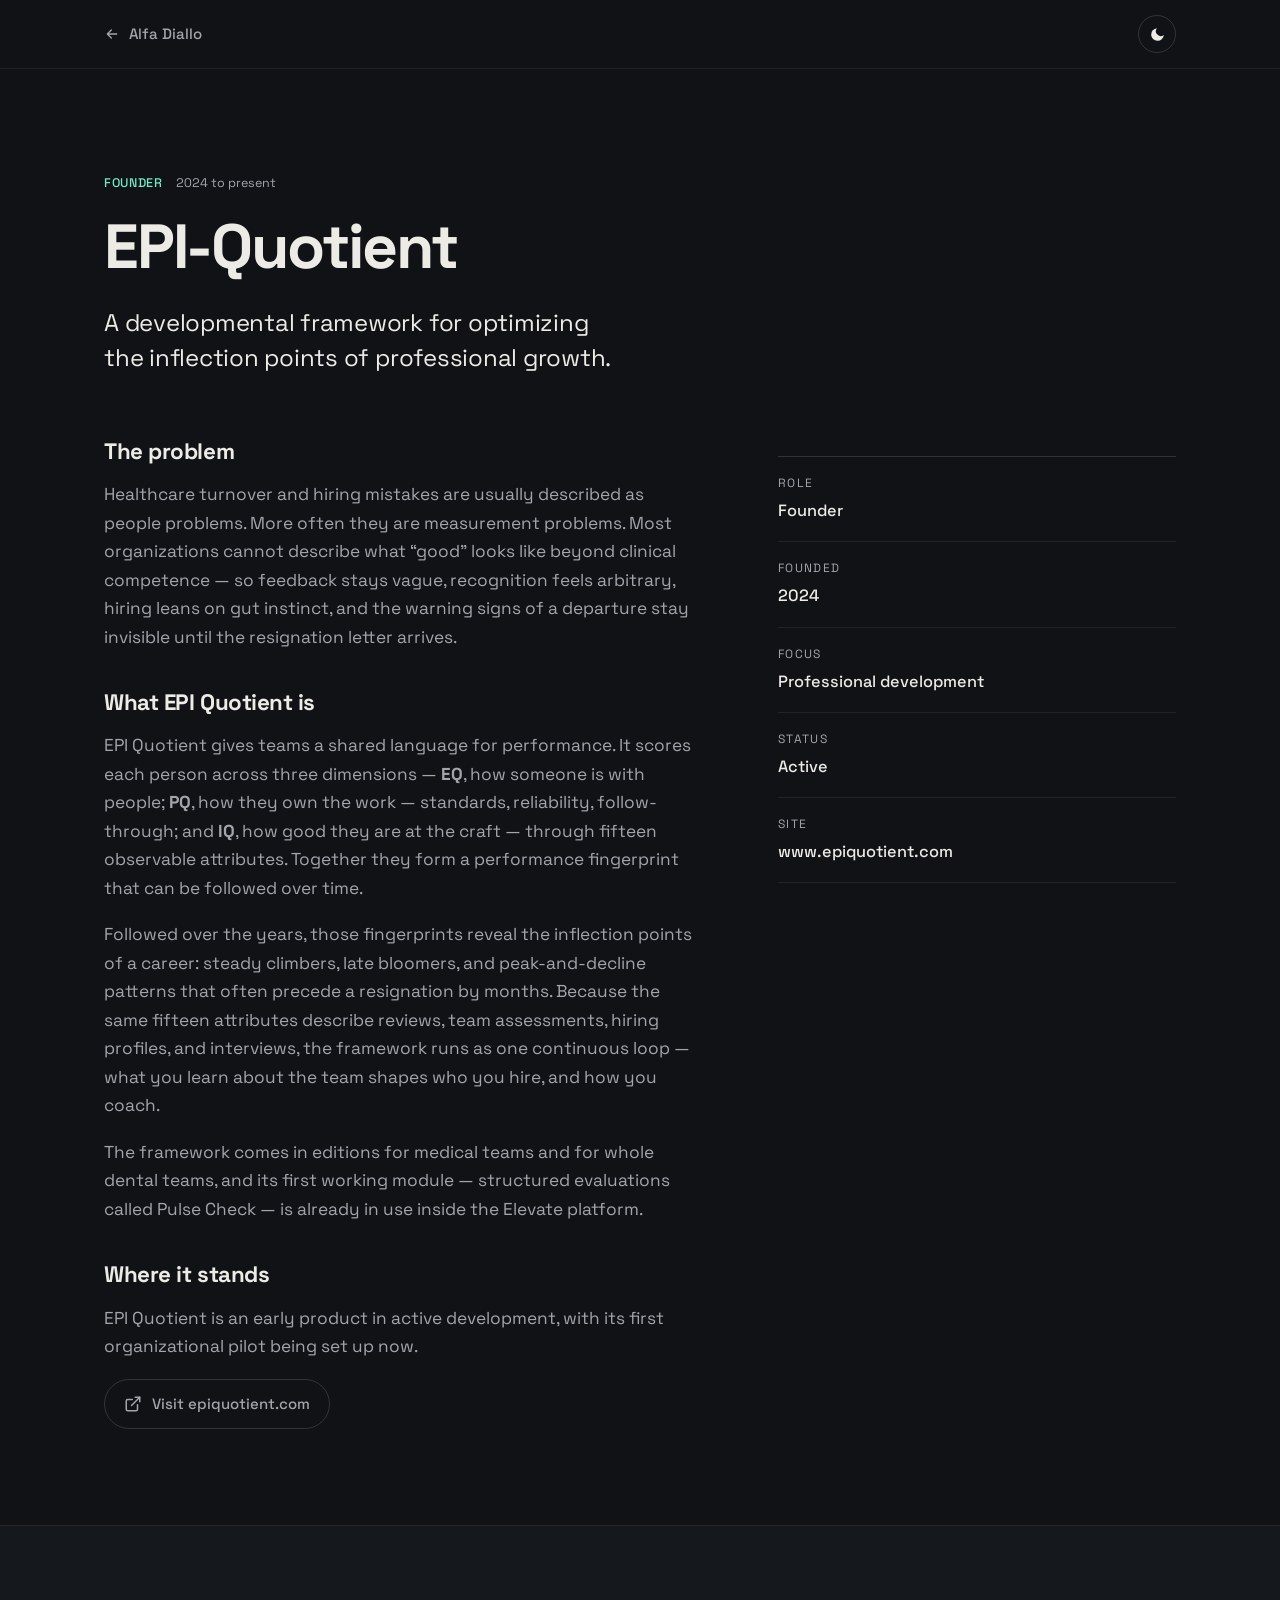
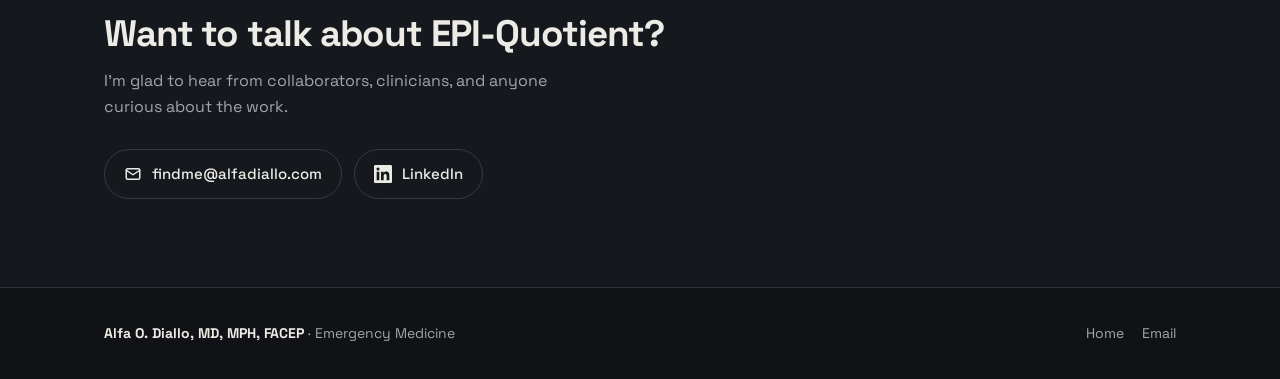
<file: epi-quotient.html>
<!DOCTYPE html>
<html lang="en">
<head>
<meta charset="utf-8">
<meta name="viewport" content="width=device-width, initial-scale=1">
<title>EPI-Quotient &middot; Alfa O. Diallo, MD</title>
<meta name="description" content="A developmental framework for optimizing the inflection points of professional growth.">

<!-- Unlisted page: shareable by direct link, kept out of search results. -->
<meta name="robots" content="noindex, nofollow">

<meta property="og:type" content="website">
<meta property="og:title" content="EPI-Quotient &middot; Alfa O. Diallo, MD">
<meta property="og:description" content="A developmental framework for optimizing the inflection points of professional growth.">
<meta property="og:image" content="https://www.alfadiallo.com/og-image.jpg">
<meta name="twitter:card" content="summary_large_image">
<meta name="twitter:title" content="EPI-Quotient &middot; Alfa O. Diallo, MD">
<meta name="twitter:description" content="A developmental framework for optimizing the inflection points of professional growth.">
<meta name="twitter:image" content="https://www.alfadiallo.com/og-image.jpg">
<meta name="theme-color" content="#101216">

<link rel="icon" href="data:image/svg+xml,%3Csvg%20xmlns='http://www.w3.org/2000/svg'%20viewBox='0%200%2032%2032'%3E%3Cpath%20d='M2%2020.4Q2%2013.6%206.6%207.8Q11.2%202.1%2016.8%202.1Q18.4%202.1%2019.5%202.6Q20.6%203.2%2021.1%204.3Q21.7%205.3%2021.9%206.1Q22.2%207%2022.3%208.2Q22.9%204.8%2023.6%203.5Q24.3%202.1%2025.8%202.1Q27.3%202.1%2027.3%203.6Q27.3%204.5%2026%208.6Q24.7%2012.8%2023.7%2015.3Q21.7%2019.6%2021.7%2022.4Q21.7%2024.2%2022.5%2025Q23.4%2025.7%2024.5%2025.7Q27.4%2025.7%2029.1%2021.5Q29.4%2020.9%2029.7%2021.1Q30%2021.4%2030%2021.9Q30%2023.7%2027.8%2026.8Q25.6%2029.9%2022.4%2029.9Q18.4%2029.9%2018.4%2024.8Q18.4%2024.7%2018.4%2024.5Q18.4%2024.3%2018.4%2024.3H18.4Q14.8%2029.9%209.9%2029.9Q6.3%2029.9%204.1%2027.3Q2%2024.7%202%2020.4ZM5.8%2022.1Q5.8%2028.3%2010.3%2028.3Q13%2028.3%2015.1%2026.2Q17.3%2024.1%2018.6%2021Q19.8%2017.9%2020.5%2014.8Q21.2%2011.8%2021.2%209.6Q21.2%203.3%2016.6%203.3Q14.1%203.3%2011.9%205.3Q9.8%207.3%208.5%2010.4Q7.2%2013.4%206.5%2016.5Q5.8%2019.6%205.8%2022.1Z'%20fill='%23000'/%3E%3C/svg%3E">

<link rel="preconnect" href="https://fonts.googleapis.com">
<link rel="preconnect" href="https://fonts.gstatic.com" crossorigin>
<link href="https://fonts.googleapis.com/css2?family=Space+Grotesk:wght@400;500;700&display=swap" rel="stylesheet">
<link rel="stylesheet" href="styles.css">
</head>
<body>

<header class="page-nav">
  <div class="wrap">
    <a class="back" href="/">
      <svg viewBox="0 0 24 24" fill="none" stroke="currentColor" stroke-width="2" stroke-linecap="round" stroke-linejoin="round"><path d="M19 12H5M11 18l-6-6 6-6"/></svg>
      Alfa Diallo
    </a>
    <button class="theme-toggle" id="themeToggle" type="button" aria-label="Switch color theme">
      <svg class="sun" viewBox="0 0 24 24" fill="none" stroke="currentColor" stroke-width="2" stroke-linecap="round"><circle cx="12" cy="12" r="4"/><path d="M12 2v2M12 20v2M4.9 4.9l1.4 1.4M17.7 17.7l1.4 1.4M2 12h2M20 12h2M4.9 19.1l1.4-1.4M17.7 6.3l1.4-1.4"/></svg>
      <svg class="moon" viewBox="0 0 24 24" fill="currentColor" style="display:none"><path d="M21 12.8A9 9 0 1 1 11.2 3a7 7 0 0 0 9.8 9.8z"/></svg>
    </button>
  </div>
</header>

<main>
  <section class="v-head">
    <div class="wrap">
      <div class="meta">
        <span class="v-role">Founder</span>
        <span class="v-year">2024 to present</span>
      </div>
      <h1>EPI-Quotient</h1>
      <p class="lede">A developmental framework for optimizing the inflection points of professional growth.</p>
    </div>
  </section>

  <section class="v-body">
    <div class="wrap">
      <div class="v-grid">
        <div class="v-prose">
          <h2>The problem</h2>
          <p>Healthcare turnover and hiring mistakes are usually described as people problems. More often they are measurement problems. Most organizations cannot describe what &ldquo;good&rdquo; looks like beyond clinical competence &mdash; so feedback stays vague, recognition feels arbitrary, hiring leans on gut instinct, and the warning signs of a departure stay invisible until the resignation letter arrives.</p>

          <h2>What EPI Quotient is</h2>
          <p>EPI Quotient gives teams a shared language for performance. It scores each person across three dimensions &mdash; <strong>EQ</strong>, how someone is with people; <strong>PQ</strong>, how they own the work &mdash; standards, reliability, follow-through; and <strong>IQ</strong>, how good they are at the craft &mdash; through fifteen observable attributes. Together they form a performance fingerprint that can be followed over time.</p>
          <p>Followed over the years, those fingerprints reveal the inflection points of a career: steady climbers, late bloomers, and peak-and-decline patterns that often precede a resignation by months. Because the same fifteen attributes describe reviews, team assessments, hiring profiles, and interviews, the framework runs as one continuous loop &mdash; what you learn about the team shapes who you hire, and how you coach.</p>
          <p>The framework comes in editions for medical teams and for whole dental teams, and its first working module &mdash; structured evaluations called Pulse Check &mdash; is already in use inside the Elevate platform.</p>

          <h2>Where it stands</h2>
          <p>EPI Quotient is an early product in active development, with its first organizational pilot being set up now.</p>
          <p><a class="social" href="https://www.epiquotient.com" target="_blank" rel="noopener"><svg viewBox="0 0 24 24" fill="none" stroke="currentColor" stroke-width="2" stroke-linecap="round" stroke-linejoin="round"><path d="M18 13v6a2 2 0 0 1-2 2H5a2 2 0 0 1-2-2V8a2 2 0 0 1 2-2h6"/><path d="M15 3h6v6"/><path d="M10 14 21 3"/></svg>Visit epiquotient.com</a></p>
        </div>
        <dl class="v-facts">
          <div><dt>Role</dt><dd>Founder</dd></div>
          <div><dt>Founded</dt><dd>2024</dd></div>
          <div><dt>Focus</dt><dd>Professional development</dd></div>
          <div><dt>Status</dt><dd>Active</dd></div>
          <div><dt>Site</dt><dd><a href="https://www.epiquotient.com" target="_blank" rel="noopener">www.epiquotient.com</a></dd></div>
        </dl>
      </div>
    </div>
  </section>

  <section class="v-cta">
    <div class="wrap">
      <h2>Want to talk about EPI-Quotient?</h2>
      <p>I'm glad to hear from collaborators, clinicians, and anyone curious about the work.</p>
      <div class="links">
        <a class="social" href="mailto:findme@alfadiallo.com"><svg viewBox="0 0 24 24" fill="none" stroke="currentColor" stroke-width="2" stroke-linecap="round" stroke-linejoin="round"><rect x="3" y="5" width="18" height="14" rx="2"/><path d="m3 7 9 6 9-6"/></svg>findme@alfadiallo.com</a>
        <a class="social" href="https://www.linkedin.com/in/alfadiallo/" target="_blank" rel="noopener"><svg viewBox="0 0 24 24" fill="currentColor"><path d="M20.45 20.45h-3.56v-5.57c0-1.33-.02-3.04-1.85-3.04-1.85 0-2.14 1.45-2.14 2.94v5.67H9.34V9h3.42v1.56h.05c.48-.9 1.64-1.85 3.37-1.85 3.6 0 4.27 2.37 4.27 5.46v6.28zM5.34 7.43a2.06 2.06 0 1 1 0-4.13 2.06 2.06 0 0 1 0 4.13zM7.12 20.45H3.56V9h3.56v11.45zM22.22 0H1.77C.79 0 0 .77 0 1.72v20.55C0 23.23.79 24 1.77 24h20.45c.98 0 1.78-.77 1.78-1.73V1.72C24 .77 23.2 0 22.22 0z"/></svg>LinkedIn</a>
      </div>
    </div>
  </section>
</main>

<footer class="foot">
  <div class="wrap">
    <div class="cred"><strong>Alfa O. Diallo, MD, MPH, FACEP</strong> &middot; Emergency Medicine</div>
    <div class="mini">
      <a href="/">Home</a>
      <a href="mailto:findme@alfadiallo.com">Email</a>
    </div>
  </div>
</footer>

<script>
/* Theme toggle. Dark is the default; light only when the visitor opts in.
   Kept inline so every page works with zero extra requests. */
(function () {
  var root = document.documentElement;
  try { var s = localStorage.getItem('theme'); if (s) root.setAttribute('data-theme', s); } catch (e) {}
  function current() { return root.getAttribute('data-theme') || 'dark'; }
  function paint() {
    var dark = current() === 'dark';
    var sun = document.querySelector('.theme-toggle .sun');
    var moon = document.querySelector('.theme-toggle .moon');
    if (sun && moon) { sun.style.display = dark ? 'none' : 'block'; moon.style.display = dark ? 'block' : 'none'; }
    var meta = document.querySelector('meta[name="theme-color"]');
    if (meta) meta.setAttribute('content', dark ? '#101216' : '#f6f4ef');
  }
  paint();
  var btn = document.getElementById('themeToggle');
  if (btn) btn.addEventListener('click', function () {
    var next = current() === 'dark' ? 'light' : 'dark';
    root.setAttribute('data-theme', next);
    try { localStorage.setItem('theme', next); } catch (e) {}
    paint();
  });
})();
</script>
</body>
</html>
</file>
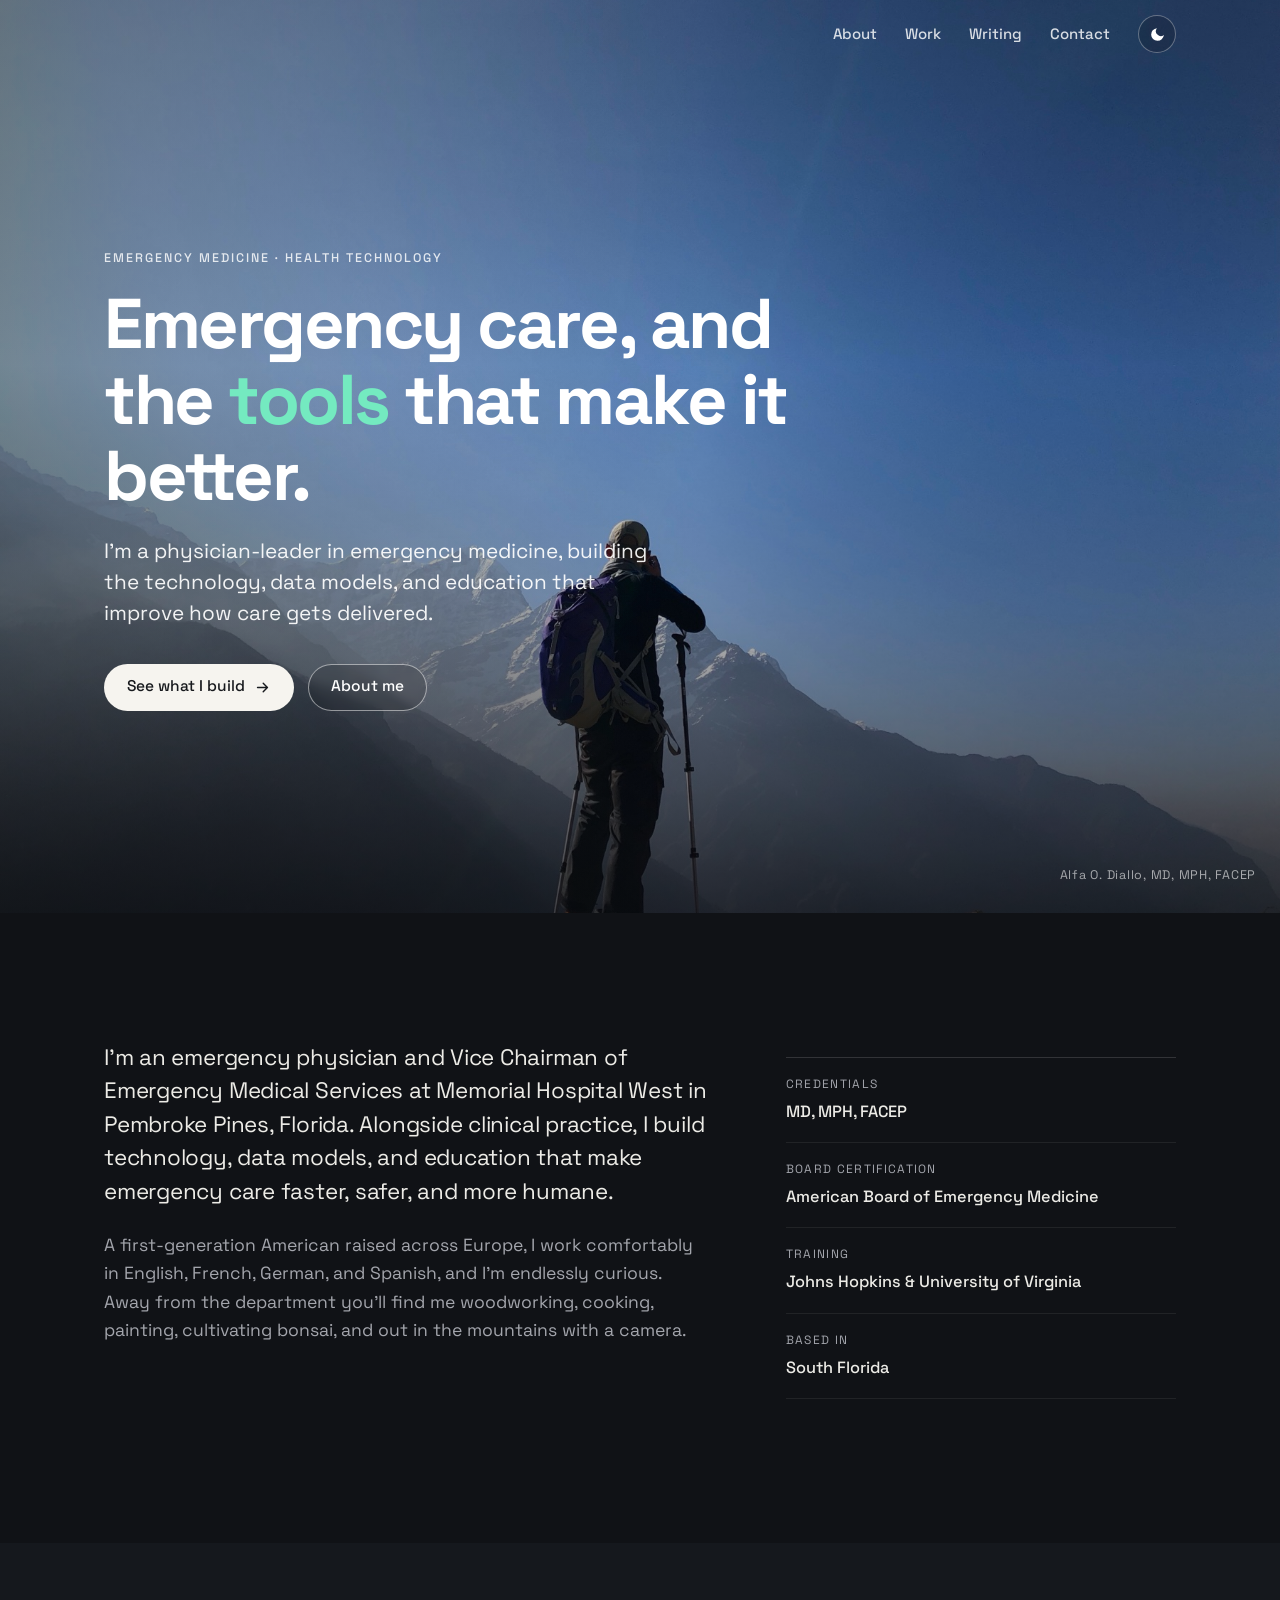
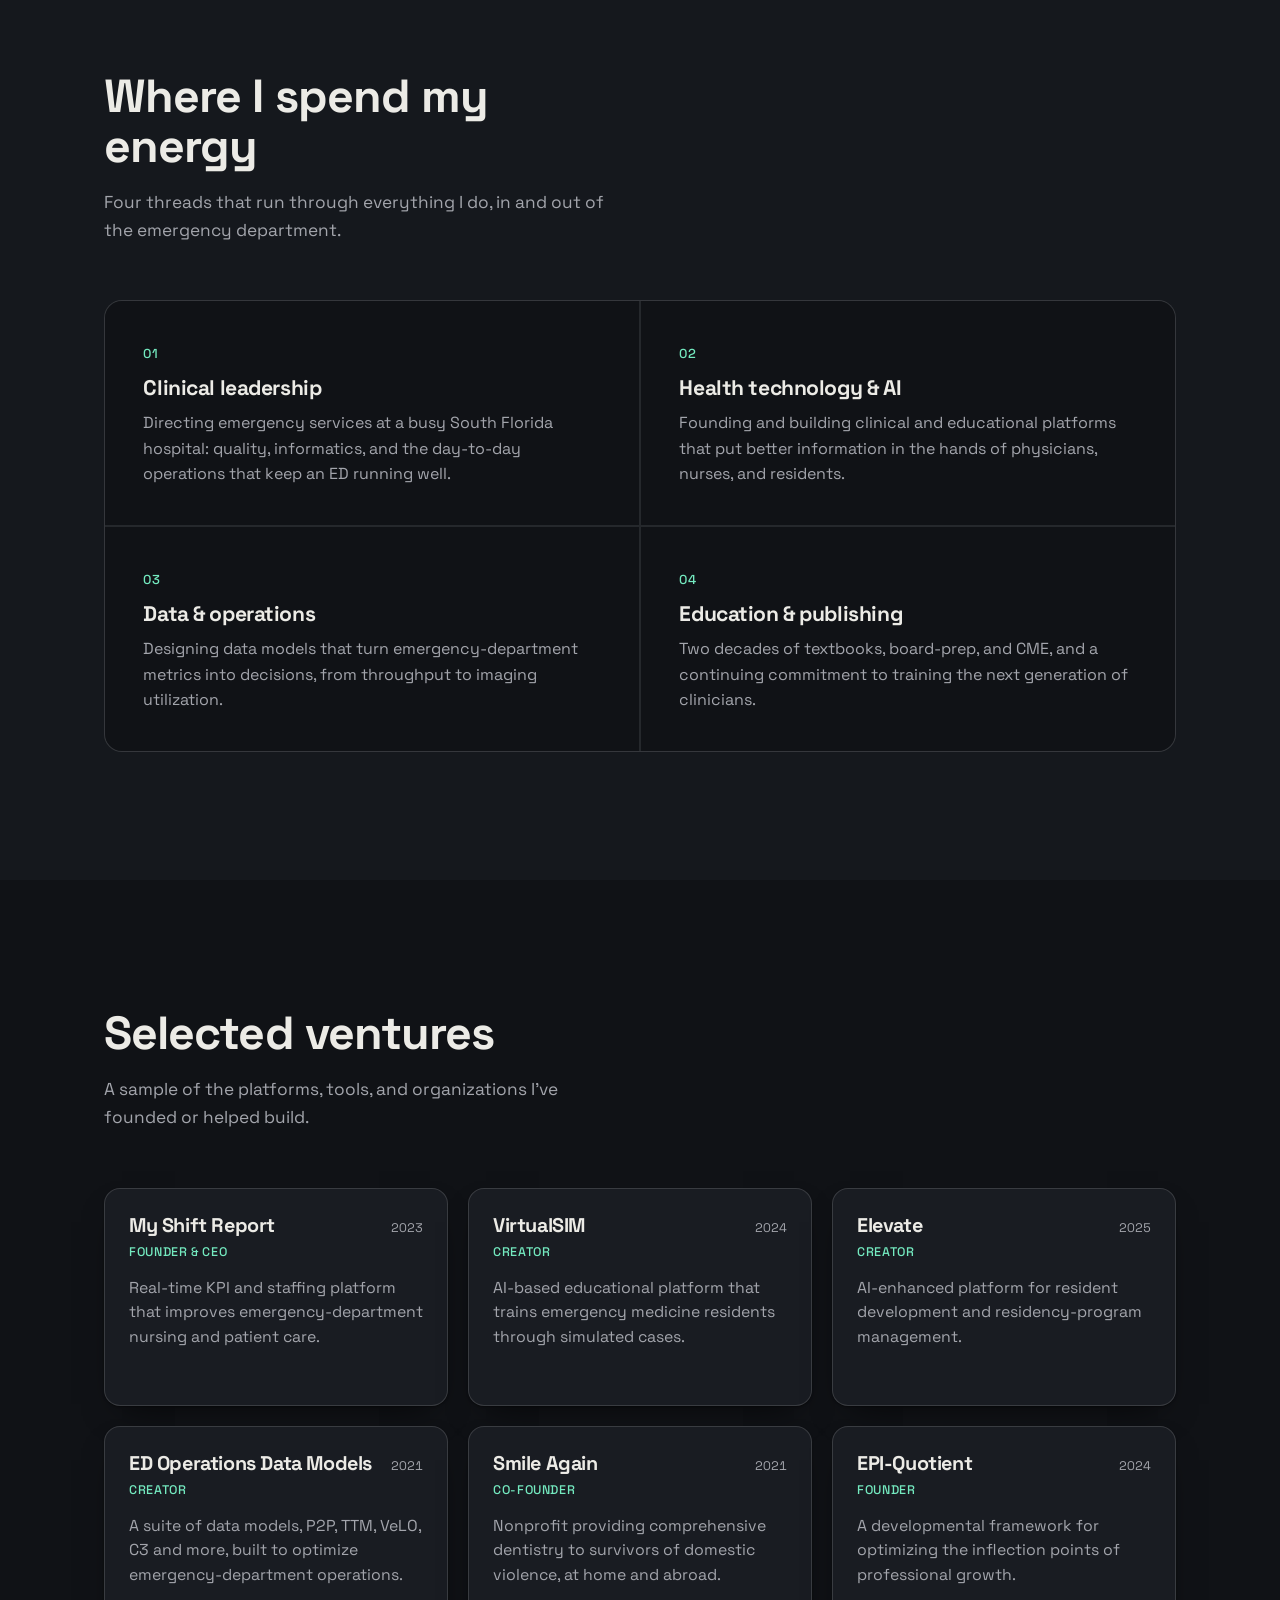
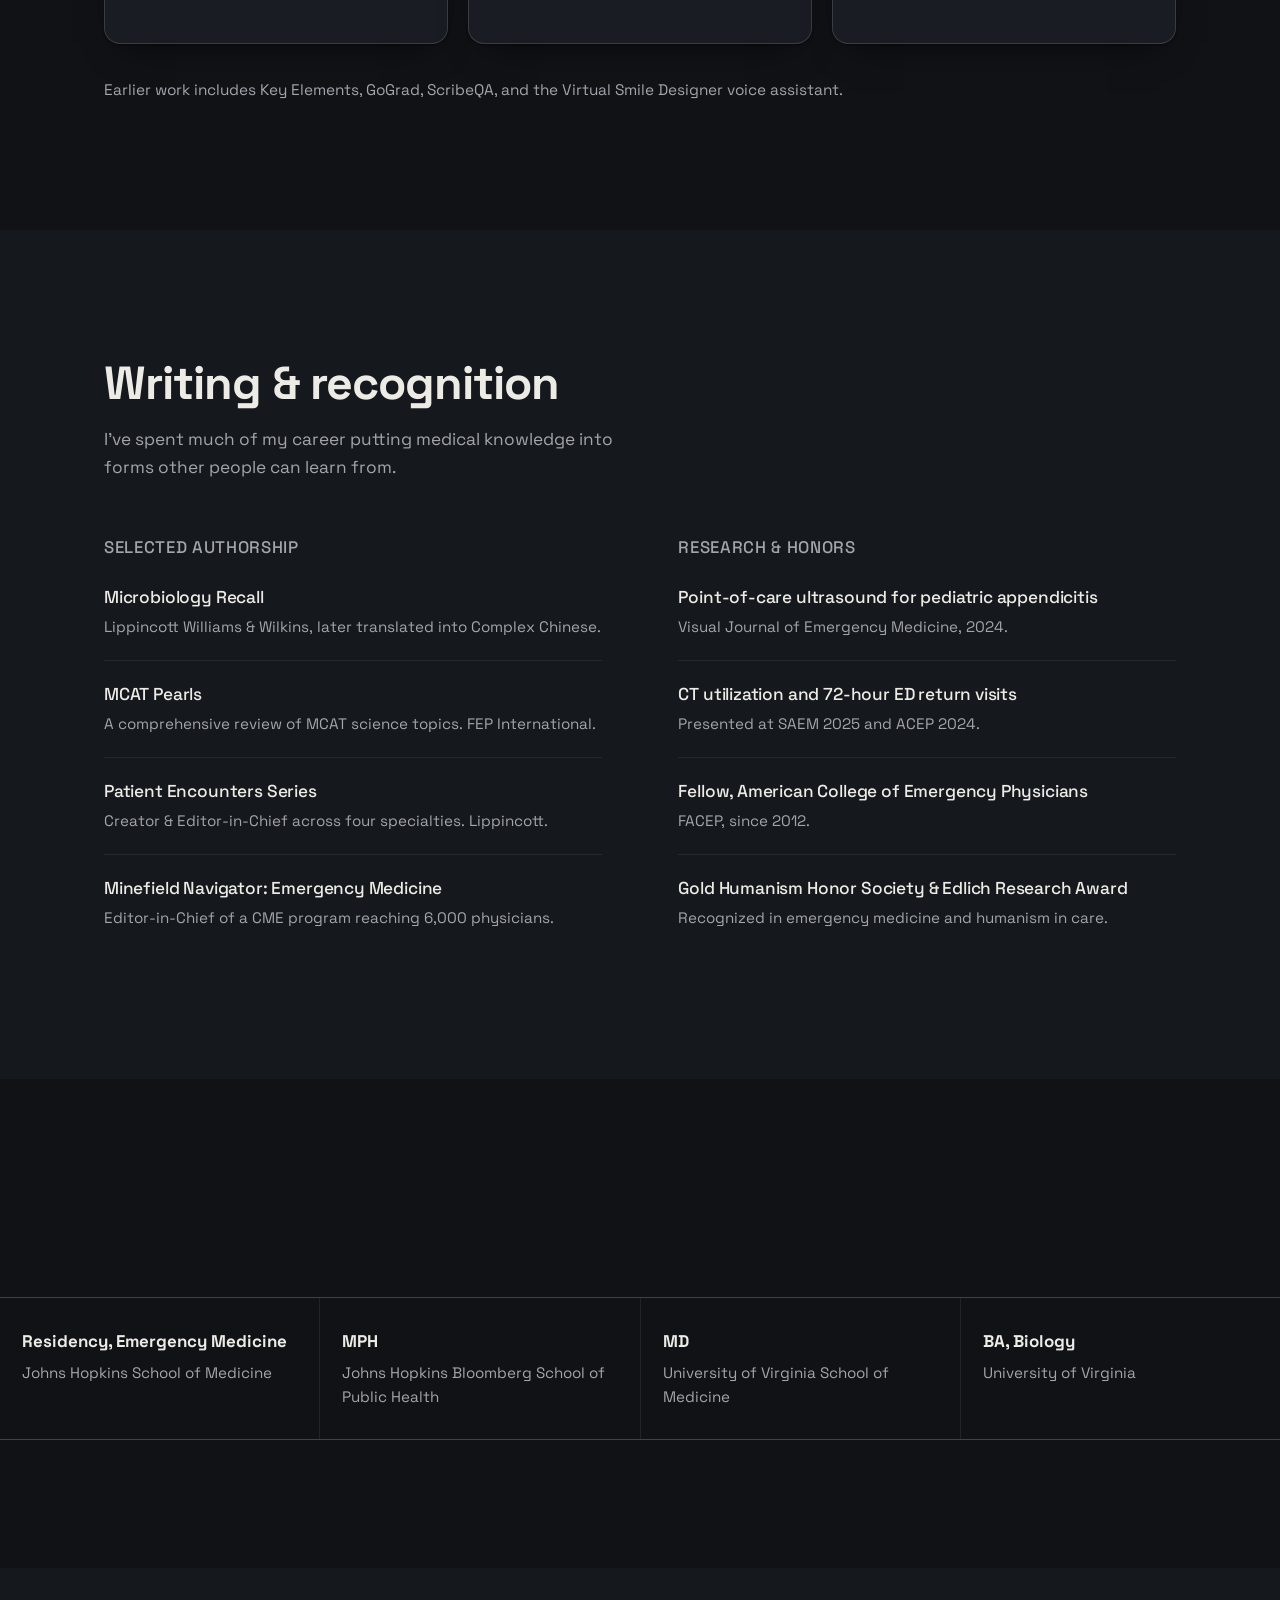
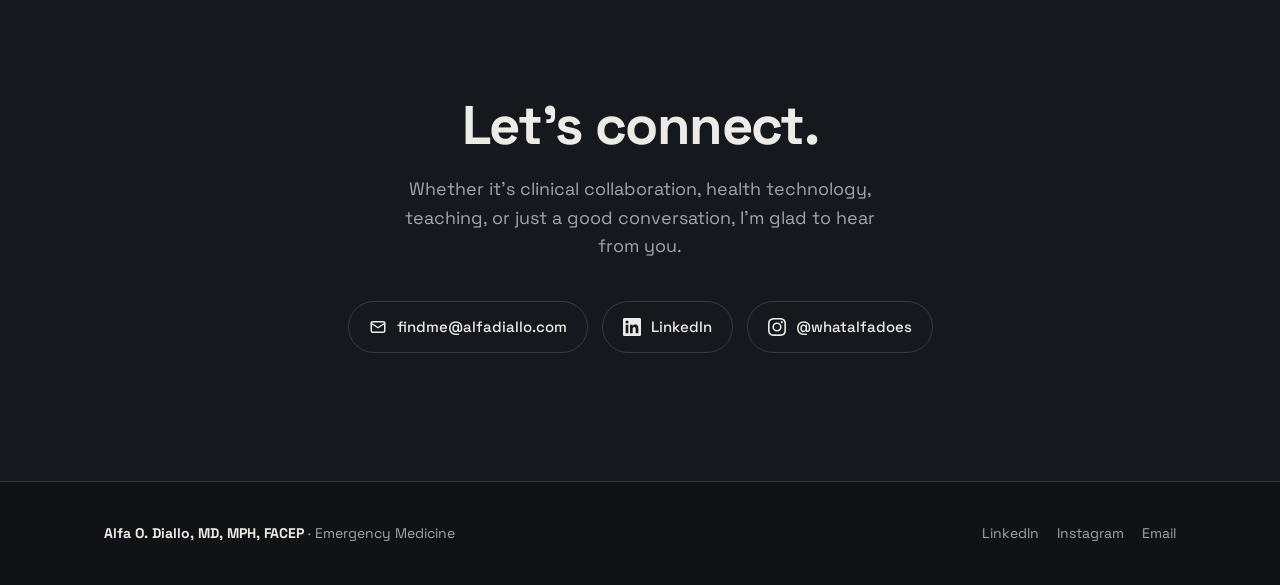
<file: full-site.html>
<!DOCTYPE html>
<html lang="en">
<head>
<meta charset="utf-8">
<meta name="viewport" content="width=device-width, initial-scale=1">
<title>Alfa O. Diallo, MD, MPH, FACEP</title>
<meta name="description" content="Alfa O. Diallo, MD, MPH, FACEP - emergency physician and department leader at Memorial Hospital West, building the technology, data models, and education that improve emergency care.">
<link rel="canonical" href="https://www.alfadiallo.com/">

<!-- Open Graph / social -->
<meta property="og:type" content="website">
<meta property="og:site_name" content="Alfa Diallo">
<meta property="og:title" content="Alfa O. Diallo, MD, MPH, FACEP">
<meta property="og:description" content="Emergency physician and builder. Clinical leadership, health technology, and medical education.">
<meta property="og:url" content="https://www.alfadiallo.com/">
<meta property="og:image" content="https://www.alfadiallo.com/og-image.jpg">
<meta property="og:image:width" content="1200">
<meta property="og:image:height" content="630">
<meta name="twitter:card" content="summary_large_image">
<meta name="twitter:title" content="Alfa O. Diallo, MD, MPH, FACEP">
<meta name="twitter:description" content="Emergency physician and builder. Clinical leadership, health technology, and medical education.">
<meta name="twitter:image" content="https://www.alfadiallo.com/og-image.jpg">
<meta name="theme-color" content="#101216">

<!-- Favicon: inline SVG monogram, no extra request -->
<link rel="icon" href="data:image/svg+xml,%3Csvg%20xmlns='http://www.w3.org/2000/svg'%20viewBox='0%200%2032%2032'%3E%3Cpath%20d='M2%2020.4Q2%2013.6%206.6%207.8Q11.2%202.1%2016.8%202.1Q18.4%202.1%2019.5%202.6Q20.6%203.2%2021.1%204.3Q21.7%205.3%2021.9%206.1Q22.2%207%2022.3%208.2Q22.9%204.8%2023.6%203.5Q24.3%202.1%2025.8%202.1Q27.3%202.1%2027.3%203.6Q27.3%204.5%2026%208.6Q24.7%2012.8%2023.7%2015.3Q21.7%2019.6%2021.7%2022.4Q21.7%2024.2%2022.5%2025Q23.4%2025.7%2024.5%2025.7Q27.4%2025.7%2029.1%2021.5Q29.4%2020.9%2029.7%2021.1Q30%2021.4%2030%2021.9Q30%2023.7%2027.8%2026.8Q25.6%2029.9%2022.4%2029.9Q18.4%2029.9%2018.4%2024.8Q18.4%2024.7%2018.4%2024.5Q18.4%2024.3%2018.4%2024.3H18.4Q14.8%2029.9%209.9%2029.9Q6.3%2029.9%204.1%2027.3Q2%2024.7%202%2020.4ZM5.8%2022.1Q5.8%2028.3%2010.3%2028.3Q13%2028.3%2015.1%2026.2Q17.3%2024.1%2018.6%2021Q19.8%2017.9%2020.5%2014.8Q21.2%2011.8%2021.2%209.6Q21.2%203.3%2016.6%203.3Q14.1%203.3%2011.9%205.3Q9.8%207.3%208.5%2010.4Q7.2%2013.4%206.5%2016.5Q5.8%2019.6%205.8%2022.1Z'%20fill='%23000'/%3E%3C/svg%3E">
<link rel="apple-touch-icon" href="data:image/svg+xml,%3Csvg%20xmlns='http://www.w3.org/2000/svg'%20viewBox='0%200%2032%2032'%3E%3Cpath%20d='M2%2020.4Q2%2013.6%206.6%207.8Q11.2%202.1%2016.8%202.1Q18.4%202.1%2019.5%202.6Q20.6%203.2%2021.1%204.3Q21.7%205.3%2021.9%206.1Q22.2%207%2022.3%208.2Q22.9%204.8%2023.6%203.5Q24.3%202.1%2025.8%202.1Q27.3%202.1%2027.3%203.6Q27.3%204.5%2026%208.6Q24.7%2012.8%2023.7%2015.3Q21.7%2019.6%2021.7%2022.4Q21.7%2024.2%2022.5%2025Q23.4%2025.7%2024.5%2025.7Q27.4%2025.7%2029.1%2021.5Q29.4%2020.9%2029.7%2021.1Q30%2021.4%2030%2021.9Q30%2023.7%2027.8%2026.8Q25.6%2029.9%2022.4%2029.9Q18.4%2029.9%2018.4%2024.8Q18.4%2024.7%2018.4%2024.5Q18.4%2024.3%2018.4%2024.3H18.4Q14.8%2029.9%209.9%2029.9Q6.3%2029.9%204.1%2027.3Q2%2024.7%202%2020.4ZM5.8%2022.1Q5.8%2028.3%2010.3%2028.3Q13%2028.3%2015.1%2026.2Q17.3%2024.1%2018.6%2021Q19.8%2017.9%2020.5%2014.8Q21.2%2011.8%2021.2%209.6Q21.2%203.3%2016.6%203.3Q14.1%203.3%2011.9%205.3Q9.8%207.3%208.5%2010.4Q7.2%2013.4%206.5%2016.5Q5.8%2019.6%205.8%2022.1Z'%20fill='%23000'/%3E%3C/svg%3E">

<!-- One display typeface, preconnected + swap for good LCP -->
<link rel="preconnect" href="https://fonts.googleapis.com">
<link rel="preconnect" href="https://fonts.gstatic.com" crossorigin>
<link rel="preload" as="image" href="hero-1800.jpg" imagesrcset="hero-1100.jpg 1100w, hero-1800.jpg 1800w" fetchpriority="high">
<link href="https://fonts.googleapis.com/css2?family=Space+Grotesk:wght@400;500;700&display=swap" rel="stylesheet">

<!-- Structured data: helps search engines identify who you are -->
<script type="application/ld+json">
{
  "@context": "https://schema.org",
  "@type": "Person",
  "name": "Alfa O. Diallo",
  "honorificSuffix": "MD, MPH, FACEP",
  "jobTitle": "Emergency Physician; Vice Chairman, Emergency Medical Services",
  "worksFor": { "@type": "Hospital", "name": "Memorial Hospital West" },
  "url": "https://www.alfadiallo.com/",
  "image": "https://www.alfadiallo.com/og-image.jpg",
  "knowsLanguage": ["en", "fr", "de", "es"],
  "alumniOf": [
    { "@type": "CollegeOrUniversity", "name": "Johns Hopkins School of Medicine" },
    { "@type": "CollegeOrUniversity", "name": "Johns Hopkins Bloomberg School of Public Health" },
    { "@type": "CollegeOrUniversity", "name": "University of Virginia School of Medicine" }
  ],
  "sameAs": [
    "https://www.linkedin.com/in/alfadiallo/",
    "https://www.instagram.com/whatalfadoes/"
  ]
}
</script>

<style>
  /* ---------- Reset & tokens ---------- */
  *, *::before, *::after { box-sizing: border-box; }
  html { -webkit-text-size-adjust: 100%; scroll-behavior: smooth; }
  @media (prefers-reduced-motion: reduce) { html { scroll-behavior: auto; } }

  /* Dark is the default theme. Light applies only when the user opts in. */
  :root {
    --paper:   #101216;
    --paper-2: #15181d;
    --ink:     #ecebe6;
    --ink-soft:#a3a5ac;
    --line:    rgba(255,255,255,.14);
    --line-2:  rgba(255,255,255,.07);
    --accent:  #74eac0;
    --on-accent:#0b0d10;
    --btn-bg:  #ecebe6;
    --btn-fg:  #101216;
    --card:    #191c22;
    --shadow:  0 1px 2px rgba(0,0,0,.4), 0 16px 34px -18px rgba(0,0,0,.7);
    --maxw: 1120px;
    --font: "Space Grotesk", ui-sans-serif, system-ui, -apple-system, "Segoe UI", Roboto, Helvetica, Arial, sans-serif;
  }
  /* Light mode uses a deeper shade of the same mint so text keeps WCAG AA contrast. */
  :root[data-theme="light"] {
    --paper:   #f6f4ef;
    --paper-2: #efece4;
    --ink:     #17191d;
    --ink-soft:#565962;
    --line:    rgba(23,25,29,.13);
    --line-2:  rgba(23,25,29,.08);
    --accent:  #0d7a58;
    --on-accent:#ffffff;
    --btn-bg:  #17191d;
    --btn-fg:  #f6f4ef;
    --card:    #fbfaf6;
    --shadow:  0 1px 2px rgba(23,25,29,.05), 0 12px 28px -14px rgba(23,25,29,.16);
  }

  body {
    margin: 0;
    font-family: var(--font);
    background: var(--paper);
    color: var(--ink);
    line-height: 1.6;
    -webkit-font-smoothing: antialiased;
    text-rendering: optimizeLegibility;
  }
  a { color: inherit; text-decoration: none; }
  img { display: block; max-width: 100%; }
  h1, h2, h3 { line-height: 1.08; letter-spacing: -0.02em; font-weight: 700; margin: 0; }
  p { margin: 0; }
  ::selection { background: var(--accent); color: var(--on-accent); }

  .wrap { max-width: var(--maxw); margin: 0 auto; padding: 0 24px; }
  .eyebrow {
    font-size: 12.5px; letter-spacing: .16em; text-transform: uppercase;
    color: var(--ink-soft); font-weight: 500; margin: 0 0 18px;
  }

  /* ---------- Buttons ---------- */
  .btn {
    display: inline-flex; align-items: center; gap: 9px;
    font: inherit; font-weight: 500; font-size: 15.5px; line-height: 1;
    padding: 14px 22px; border-radius: 999px; cursor: pointer;
    border: 1px solid transparent; white-space: nowrap;
    transition: transform .18s cubic-bezier(.16,1,.3,1), background .2s, border-color .2s, color .2s;
  }
  .btn:active { transform: translateY(1px); }
  .btn-primary { background: var(--btn-bg); color: var(--btn-fg); }
  .btn-primary:hover { transform: translateY(-2px); }
  .btn-ghost { background: transparent; color: var(--ink); border-color: var(--line); }
  .btn-ghost:hover { border-color: var(--ink); transform: translateY(-2px); }
  .btn svg { width: 17px; height: 17px; }

  /* on the hero photo, buttons always read on a dark scrim */
  .hero .btn-primary { background: #f6f4ef; color: #17191d; }
  .hero .btn-primary:hover { background: #fff; }
  .hero .btn-ghost { color: #fff; border-color: rgba(255,255,255,.5); background: rgba(0,0,0,.14); backdrop-filter: blur(4px); }
  .hero .btn-ghost:hover { border-color: #fff; background: rgba(0,0,0,.28); }

  /* ---------- Nav ---------- */
  header.nav {
    position: fixed; top: 0; left: 0; right: 0; z-index: 50;
    transition: background .3s, border-color .3s, backdrop-filter .3s;
    border-bottom: 1px solid transparent;
  }
  header.nav .wrap { display: flex; align-items: center; justify-content: flex-end; height: 68px; }
  .nav-links { display: flex; align-items: center; gap: 28px; }
  .nav-links a { font-size: 15px; color: rgba(255,255,255,.82); font-weight: 500; transition: color .2s; }
  .nav-links a:hover { color: #fff; }
  .theme-toggle {
    display: grid; place-items: center; width: 38px; height: 38px; border-radius: 999px;
    border: 1px solid rgba(255,255,255,.32); background: rgba(0,0,0,.16); color: #fff; cursor: pointer;
    transition: background .2s, border-color .2s; flex: none;
  }
  .theme-toggle:hover { border-color: #fff; }
  .theme-toggle svg { width: 17px; height: 17px; }

  /* Scrolled state: solid bar in theme colors */
  header.nav.scrolled { background: color-mix(in srgb, var(--paper) 86%, transparent); backdrop-filter: saturate(1.4) blur(12px); border-bottom-color: var(--line); }
  header.nav.scrolled .nav-links a { color: var(--ink-soft); }
  header.nav.scrolled .nav-links a:hover { color: var(--ink); }
  header.nav.scrolled .theme-toggle { border-color: var(--line); background: transparent; color: var(--ink); }
  header.nav.scrolled .theme-toggle:hover { border-color: var(--ink); }

  /* ---------- Hero ---------- */
  .hero { position: relative; min-height: 100dvh; display: flex; align-items: flex-end; overflow: hidden; }
  .hero-img { position: absolute; inset: 0; width: 100%; height: 100%; object-fit: cover; object-position: 60% 45%; z-index: 0; }
  .hero-scrim { position: absolute; inset: 0; z-index: 1;
    background:
      linear-gradient(to top, rgba(8,10,14,.72) 0%, rgba(8,10,14,.30) 34%, rgba(8,10,14,.05) 60%, rgba(8,10,14,.20) 100%),
      linear-gradient(to right, rgba(8,10,14,.42) 0%, rgba(8,10,14,0) 55%);
  }
  .hero .wrap { position: relative; z-index: 2; width: 100%; padding-bottom: 74px; padding-top: 120px; }
  .hero-inner { max-width: 760px; color: #fff; }
  .hero .eyebrow { color: rgba(255,255,255,.82); }
  .hero h1 { font-size: clamp(2.5rem, 6.4vw, 4.4rem); letter-spacing: -.035em; }
  .hero h1 .accent { color: #74eac0; }
  .hero p.lede { margin-top: 22px; font-size: clamp(1.05rem, 2vw, 1.3rem); line-height: 1.5; color: rgba(255,255,255,.92); max-width: 42ch; font-weight: 400; }
  .hero .cta-row { margin-top: 34px; display: flex; flex-wrap: wrap; gap: 14px; }
  .scroll-name { position: absolute; bottom: 28px; right: 24px; z-index: 2; color: rgba(255,255,255,.6); font-size: 12.5px; letter-spacing: .06em; }

  /* ---------- Generic section ---------- */
  section { padding: clamp(72px, 11vw, 128px) 0; }
  .section-head { max-width: 52ch; margin-bottom: 56px; }
  .section-head h2 { font-size: clamp(1.85rem, 4vw, 2.9rem); }
  .section-head p { margin-top: 18px; color: var(--ink-soft); font-size: 1.08rem; }

  /* ---------- About ---------- */
  .about { background: var(--paper); }
  .about-grid { display: grid; grid-template-columns: 1.55fr 1fr; gap: clamp(36px, 6vw, 88px); align-items: start; }
  .about-body p { font-size: clamp(1.12rem, 2vw, 1.4rem); line-height: 1.5; letter-spacing: -.01em; }
  .about-body p + p { margin-top: 22px; color: var(--ink-soft); font-size: 1.1rem; line-height: 1.62; letter-spacing: 0; }
  .facts { display: grid; gap: 0; border-top: 1px solid var(--line); }
  .fact { padding: 17px 0; border-bottom: 1px solid var(--line-2); }
  .fact dt { font-size: 12px; letter-spacing: .11em; text-transform: uppercase; color: var(--ink-soft); }
  .fact dd { margin: 5px 0 0; font-size: 1.02rem; font-weight: 500; }

  /* ---------- Focus ---------- */
  .focus { background: var(--paper-2); }
  .focus-grid { display: grid; grid-template-columns: repeat(2, 1fr); gap: 2px; background: var(--line-2); border: 1px solid var(--line-2); border-radius: 18px; overflow: hidden; }
  .focus-item { background: var(--paper); padding: clamp(26px, 3vw, 40px); }
  .focus-item .n { font-size: 13px; color: var(--accent); font-weight: 500; letter-spacing: .04em; }
  .focus-item h3 { font-size: 1.32rem; margin: 12px 0 10px; }
  .focus-item p { color: var(--ink-soft); font-size: 1rem; }

  /* ---------- Ventures / work ---------- */
  .work { background: var(--paper); }
  .work-grid { display: grid; grid-template-columns: repeat(3, 1fr); gap: 20px; }
  .card {
    background: var(--card); border: 1px solid var(--line); border-radius: 16px;
    padding: 26px 24px 24px; display: flex; flex-direction: column; min-height: 218px;
    box-shadow: var(--shadow); transition: transform .22s cubic-bezier(.16,1,.3,1), border-color .22s;
  }
  .card:hover { transform: translateY(-4px); border-color: color-mix(in srgb, var(--accent) 55%, var(--line)); }
  .card .top { display: flex; align-items: baseline; justify-content: space-between; gap: 12px; }
  .card h3 { font-size: 1.24rem; }
  .card .yr { font-size: 12.5px; color: var(--ink-soft); font-variant-numeric: tabular-nums; flex: none; }
  .card .role { margin-top: 4px; font-size: 12.5px; letter-spacing: .05em; text-transform: uppercase; color: var(--accent); font-weight: 500; }
  .card p { margin-top: 14px; color: var(--ink-soft); font-size: .99rem; line-height: 1.55; }
  .work-note { margin-top: 34px; color: var(--ink-soft); font-size: .96rem; }

  /* ---------- Writing & recognition ---------- */
  .writing { background: var(--paper-2); }
  .two-col { display: grid; grid-template-columns: 1fr 1fr; gap: clamp(40px, 6vw, 84px); }
  .col h3 { font-size: 1.05rem; letter-spacing: .04em; text-transform: uppercase; color: var(--ink-soft); font-weight: 500; margin-bottom: 8px; }
  .col ul { list-style: none; margin: 0; padding: 0; }
  .col li { padding: 20px 0; border-bottom: 1px solid var(--line-2); }
  .col li:last-child { border-bottom: 0; }
  .col li .t { font-weight: 500; font-size: 1.08rem; letter-spacing: -.01em; }
  .col li .m { margin-top: 4px; color: var(--ink-soft); font-size: .95rem; }

  /* ---------- Education strip ---------- */
  .edu { background: var(--paper); padding-top: 0; }
  .edu-grid { display: grid; grid-template-columns: repeat(4, 1fr); gap: 1px; background: var(--line-2); border-top: 1px solid var(--line); border-bottom: 1px solid var(--line); }
  .edu-cell { background: var(--paper); padding: 30px 22px; }
  .edu-cell .deg { font-weight: 700; font-size: 1.06rem; }
  .edu-cell .inst { margin-top: 6px; color: var(--ink-soft); font-size: .95rem; }

  /* ---------- Contact ---------- */
  .contact { background: var(--paper-2); text-align: center; }
  .contact h2 { font-size: clamp(2rem, 5vw, 3.4rem); letter-spacing: -.03em; }
  .contact p.sub { margin: 20px auto 0; color: var(--ink-soft); font-size: 1.12rem; max-width: 46ch; }
  .contact .links { margin-top: 40px; display: flex; justify-content: center; flex-wrap: wrap; gap: 14px; }
  .social {
    display: inline-flex; align-items: center; gap: 10px; padding: 13px 20px; border-radius: 999px;
    border: 1px solid var(--line); font-weight: 500; font-size: 15px; transition: border-color .2s, transform .2s, background .2s;
  }
  .social:hover { border-color: var(--ink); transform: translateY(-2px); }
  .social svg { width: 18px; height: 18px; flex: none; }

  footer.foot { padding: 40px 0; border-top: 1px solid var(--line); background: var(--paper); }
  footer.foot .wrap { display: flex; align-items: center; justify-content: space-between; gap: 16px; flex-wrap: wrap; }
  footer.foot .cred { color: var(--ink-soft); font-size: 14px; }
  footer.foot .cred strong { color: var(--ink); font-weight: 700; }
  footer.foot .mini { display: flex; gap: 18px; }
  footer.foot .mini a { color: var(--ink-soft); font-size: 14px; transition: color .2s; }
  footer.foot .mini a:hover { color: var(--accent); }

  /* ---------- Reveal animation ---------- */
  .reveal { opacity: 0; transform: translateY(22px); transition: opacity .7s cubic-bezier(.16,1,.3,1), transform .7s cubic-bezier(.16,1,.3,1); }
  .reveal.in { opacity: 1; transform: none; }
  @media (prefers-reduced-motion: reduce) {
    .reveal { opacity: 1; transform: none; transition: none; }
    .btn, .card, .social { transition: none; }
  }

  /* ---------- Responsive ---------- */
  @media (max-width: 900px) {
    .work-grid { grid-template-columns: repeat(2, 1fr); }
    .edu-grid { grid-template-columns: repeat(2, 1fr); }
  }
  @media (max-width: 760px) {
    .nav-links a:not(.nav-cta) { display: none; }
    .about-grid, .two-col { grid-template-columns: 1fr; }
    .focus-grid { grid-template-columns: 1fr; }
    .work-grid { grid-template-columns: 1fr; }
    .edu-grid { grid-template-columns: 1fr; }
    .hero .wrap { padding-bottom: 56px; }
    .card { min-height: 0; }
    .scroll-name { display: none; }
  }
</style>
</head>
<body>

<header class="nav" id="nav">
  <div class="wrap">
    <nav class="nav-links" aria-label="Primary">
      <a href="#about">About</a>
      <a href="#work">Work</a>
      <a href="#writing">Writing</a>
      <a href="#contact">Contact</a>
      <button class="theme-toggle" id="themeToggle" type="button" aria-label="Switch color theme">
        <svg class="sun" viewBox="0 0 24 24" fill="none" stroke="currentColor" stroke-width="2" stroke-linecap="round"><circle cx="12" cy="12" r="4"/><path d="M12 2v2M12 20v2M4.9 4.9l1.4 1.4M17.7 17.7l1.4 1.4M2 12h2M20 12h2M4.9 19.1l1.4-1.4M17.7 6.3l1.4-1.4"/></svg>
        <svg class="moon" viewBox="0 0 24 24" fill="currentColor" style="display:none"><path d="M21 12.8A9 9 0 1 1 11.2 3a7 7 0 0 0 9.8 9.8z"/></svg>
      </button>
    </nav>
  </div>
</header>

<main id="top">

  <!-- HERO -->
  <section class="hero">
    <img class="hero-img" src="hero-1800.jpg" srcset="hero-1100.jpg 1100w, hero-1800.jpg 1800w" sizes="100vw" alt="Alfa Diallo photographing snow-capped Himalayan peaks from a high ridge under a clear morning sky." fetchpriority="high" width="1800" height="1350">
    <div class="hero-scrim"></div>
    <div class="wrap">
      <div class="hero-inner">
        <p class="eyebrow">Emergency Medicine &middot; Health Technology</p>
        <h1>Emergency care, and the <span class="accent">tools</span> that make it better.</h1>
        <p class="lede">I'm a physician-leader in emergency medicine, building the technology, data models, and education that improve how care gets delivered.</p>
        <div class="cta-row">
          <a class="btn btn-primary" href="#work">See what I build
            <svg viewBox="0 0 24 24" fill="none" stroke="currentColor" stroke-width="2" stroke-linecap="round" stroke-linejoin="round"><path d="M5 12h14M13 6l6 6-6 6"/></svg>
          </a>
          <a class="btn btn-ghost" href="#about">About me</a>
        </div>
      </div>
    </div>
    <span class="scroll-name">Alfa O. Diallo, MD, MPH, FACEP</span>
  </section>

  <!-- ABOUT -->
  <section class="about" id="about">
    <div class="wrap">
      <div class="about-grid">
        <div class="about-body reveal">
          <p>I'm an emergency physician and Vice Chairman of Emergency Medical Services at Memorial Hospital West in Pembroke Pines, Florida. Alongside clinical practice, I build technology, data models, and education that make emergency care faster, safer, and more humane.</p>
          <p>A first-generation American raised across Europe, I work comfortably in English, French, German, and Spanish, and I'm endlessly curious. Away from the department you'll find me woodworking, cooking, painting, cultivating bonsai, and out in the mountains with a camera.</p>
        </div>
        <dl class="facts reveal">
          <div class="fact"><dt>Credentials</dt><dd>MD, MPH, FACEP</dd></div>
          <div class="fact"><dt>Board certification</dt><dd>American Board of Emergency Medicine</dd></div>
          <div class="fact"><dt>Training</dt><dd>Johns Hopkins &amp; University of Virginia</dd></div>
          <div class="fact"><dt>Based in</dt><dd>South Florida</dd></div>
        </dl>
      </div>
    </div>
  </section>

  <!-- FOCUS -->
  <section class="focus">
    <div class="wrap">
      <div class="section-head reveal">
        <h2>Where I spend my energy</h2>
        <p>Four threads that run through everything I do, in and out of the emergency department.</p>
      </div>
      <div class="focus-grid reveal">
        <div class="focus-item">
          <span class="n">01</span>
          <h3>Clinical leadership</h3>
          <p>Directing emergency services at a busy South Florida hospital: quality, informatics, and the day-to-day operations that keep an ED running well.</p>
        </div>
        <div class="focus-item">
          <span class="n">02</span>
          <h3>Health technology &amp; AI</h3>
          <p>Founding and building clinical and educational platforms that put better information in the hands of physicians, nurses, and residents.</p>
        </div>
        <div class="focus-item">
          <span class="n">03</span>
          <h3>Data &amp; operations</h3>
          <p>Designing data models that turn emergency-department metrics into decisions, from throughput to imaging utilization.</p>
        </div>
        <div class="focus-item">
          <span class="n">04</span>
          <h3>Education &amp; publishing</h3>
          <p>Two decades of textbooks, board-prep, and CME, and a continuing commitment to training the next generation of clinicians.</p>
        </div>
      </div>
    </div>
  </section>

  <!-- VENTURES -->
  <section class="work" id="work">
    <div class="wrap">
      <div class="section-head reveal">
        <h2>Selected ventures</h2>
        <p>A sample of the platforms, tools, and organizations I've founded or helped build.</p>
      </div>
      <div class="work-grid">
        <article class="card reveal">
          <div class="top"><h3>My Shift Report</h3><span class="yr">2023</span></div>
          <span class="role">Founder &amp; CEO</span>
          <p>Real-time KPI and staffing platform that improves emergency-department nursing and patient care.</p>
        </article>
        <article class="card reveal">
          <div class="top"><h3>VirtualSIM</h3><span class="yr">2024</span></div>
          <span class="role">Creator</span>
          <p>AI-based educational platform that trains emergency medicine residents through simulated cases.</p>
        </article>
        <article class="card reveal">
          <div class="top"><h3>Elevate</h3><span class="yr">2025</span></div>
          <span class="role">Creator</span>
          <p>AI-enhanced platform for resident development and residency-program management.</p>
        </article>
        <article class="card reveal">
          <div class="top"><h3>ED Operations Data Models</h3><span class="yr">2021</span></div>
          <span class="role">Creator</span>
          <p>A suite of data models, P2P, TTM, VeLO, C3 and more, built to optimize emergency-department operations.</p>
        </article>
        <article class="card reveal">
          <div class="top"><h3>Smile Again</h3><span class="yr">2021</span></div>
          <span class="role">Co-founder</span>
          <p>Nonprofit providing comprehensive dentistry to survivors of domestic violence, at home and abroad.</p>
        </article>
        <article class="card reveal">
          <div class="top"><h3>EPI-Quotient</h3><span class="yr">2024</span></div>
          <span class="role">Founder</span>
          <p>A developmental framework for optimizing the inflection points of professional growth.</p>
        </article>
      </div>
      <p class="work-note reveal">Earlier work includes Key Elements, GoGrad, ScribeQA, and the Virtual Smile Designer voice assistant.</p>
    </div>
  </section>

  <!-- WRITING & RECOGNITION -->
  <section class="writing" id="writing">
    <div class="wrap">
      <div class="section-head reveal">
        <h2>Writing &amp; recognition</h2>
        <p>I've spent much of my career putting medical knowledge into forms other people can learn from.</p>
      </div>
      <div class="two-col">
        <div class="col reveal">
          <h3>Selected authorship</h3>
          <ul>
            <li><div class="t">Microbiology Recall</div><div class="m">Lippincott Williams &amp; Wilkins, later translated into Complex Chinese.</div></li>
            <li><div class="t">MCAT Pearls</div><div class="m">A comprehensive review of MCAT science topics. FEP International.</div></li>
            <li><div class="t">Patient Encounters Series</div><div class="m">Creator &amp; Editor-in-Chief across four specialties. Lippincott.</div></li>
            <li><div class="t">Minefield Navigator: Emergency Medicine</div><div class="m">Editor-in-Chief of a CME program reaching 6,000 physicians.</div></li>
          </ul>
        </div>
        <div class="col reveal">
          <h3>Research &amp; honors</h3>
          <ul>
            <li><div class="t">Point-of-care ultrasound for pediatric appendicitis</div><div class="m">Visual Journal of Emergency Medicine, 2024.</div></li>
            <li><div class="t">CT utilization and 72-hour ED return visits</div><div class="m">Presented at SAEM 2025 and ACEP 2024.</div></li>
            <li><div class="t">Fellow, American College of Emergency Physicians</div><div class="m">FACEP, since 2012.</div></li>
            <li><div class="t">Gold Humanism Honor Society &amp; Edlich Research Award</div><div class="m">Recognized in emergency medicine and humanism in care.</div></li>
          </ul>
        </div>
      </div>
    </div>
  </section>

  <!-- EDUCATION -->
  <section class="edu">
    <div class="wrap" style="padding-top:clamp(72px,11vw,128px);">
      <div class="section-head reveal" style="margin-bottom:40px;">
        <h2>Education</h2>
      </div>
    </div>
    <div class="edu-grid reveal">
      <div class="edu-cell"><div class="deg">Residency, Emergency Medicine</div><div class="inst">Johns Hopkins School of Medicine</div></div>
      <div class="edu-cell"><div class="deg">MPH</div><div class="inst">Johns Hopkins Bloomberg School of Public Health</div></div>
      <div class="edu-cell"><div class="deg">MD</div><div class="inst">University of Virginia School of Medicine</div></div>
      <div class="edu-cell"><div class="deg">BA, Biology</div><div class="inst">University of Virginia</div></div>
    </div>
  </section>

  <!-- CONTACT -->
  <section class="contact" id="contact">
    <div class="wrap">
      <h2 class="reveal">Let's connect.</h2>
      <p class="sub reveal">Whether it's clinical collaboration, health technology, teaching, or just a good conversation, I'm glad to hear from you.</p>
      <div class="links reveal">
        <a class="social" href="mailto:findme@alfadiallo.com">
          <svg viewBox="0 0 24 24" fill="none" stroke="currentColor" stroke-width="2" stroke-linecap="round" stroke-linejoin="round"><rect x="3" y="5" width="18" height="14" rx="2"/><path d="m3 7 9 6 9-6"/></svg>
          findme@alfadiallo.com
        </a>
        <a class="social" href="https://www.linkedin.com/in/alfadiallo/" target="_blank" rel="noopener">
          <svg viewBox="0 0 24 24" fill="currentColor"><path d="M20.45 20.45h-3.56v-5.57c0-1.33-.02-3.04-1.85-3.04-1.85 0-2.14 1.45-2.14 2.94v5.67H9.34V9h3.42v1.56h.05c.48-.9 1.64-1.85 3.37-1.85 3.6 0 4.27 2.37 4.27 5.46v6.28zM5.34 7.43a2.06 2.06 0 1 1 0-4.13 2.06 2.06 0 0 1 0 4.13zM7.12 20.45H3.56V9h3.56v11.45zM22.22 0H1.77C.79 0 0 .77 0 1.72v20.55C0 23.23.79 24 1.77 24h20.45c.98 0 1.78-.77 1.78-1.73V1.72C24 .77 23.2 0 22.22 0z"/></svg>
          LinkedIn
        </a>
        <a class="social" href="https://www.instagram.com/whatalfadoes/" target="_blank" rel="noopener">
          <svg viewBox="0 0 24 24" fill="currentColor"><path d="M12 2.16c3.2 0 3.58.01 4.85.07 1.17.05 1.8.25 2.23.41.56.22.96.48 1.38.9.42.42.68.82.9 1.38.16.42.36 1.06.41 2.23.06 1.27.07 1.65.07 4.85s-.01 3.58-.07 4.85c-.05 1.17-.25 1.8-.41 2.23-.22.56-.48.96-.9 1.38-.42.42-.82.68-1.38.9-.42.16-1.06.36-2.23.41-1.27.06-1.65.07-4.85.07s-3.58-.01-4.85-.07c-1.17-.05-1.8-.25-2.23-.41a3.72 3.72 0 0 1-1.38-.9 3.72 3.72 0 0 1-.9-1.38c-.16-.42-.36-1.06-.41-2.23-.06-1.27-.07-1.65-.07-4.85s.01-3.58.07-4.85c.05-1.17.25-1.8.41-2.23.22-.56.48-.96.9-1.38.42-.42.82-.68 1.38-.9.42-.16 1.06-.36 2.23-.41C8.42 2.17 8.8 2.16 12 2.16zM12 0C8.74 0 8.33.01 7.05.07 5.78.13 4.9.33 4.14.63c-.79.3-1.46.72-2.12 1.38A5.86 5.86 0 0 0 .63 4.14c-.3.76-.5 1.64-.56 2.91C.01 8.33 0 8.74 0 12s.01 3.67.07 4.95c.06 1.27.26 2.15.56 2.91.3.79.72 1.46 1.38 2.12.66.66 1.33 1.08 2.12 1.38.76.3 1.64.5 2.91.56C8.33 23.99 8.74 24 12 24s3.67-.01 4.95-.07c1.27-.06 2.15-.26 2.91-.56a5.86 5.86 0 0 0 2.12-1.38 5.86 5.86 0 0 0 1.38-2.12c.3-.76.5-1.64.56-2.91.06-1.28.07-1.69.07-4.95s-.01-3.67-.07-4.95c-.06-1.27-.26-2.15-.56-2.91a5.86 5.86 0 0 0-1.38-2.12A5.86 5.86 0 0 0 19.86.63c-.76-.3-1.64-.5-2.91-.56C15.67.01 15.26 0 12 0zm0 5.84A6.16 6.16 0 1 0 12 18.16 6.16 6.16 0 0 0 12 5.84zm0 10.16A4 4 0 1 1 12 8a4 4 0 0 1 0 8zm7.85-10.4a1.44 1.44 0 1 1-2.88 0 1.44 1.44 0 0 1 2.88 0z"/></svg>
          @whatalfadoes
        </a>
      </div>
    </div>
  </section>
</main>

<footer class="foot">
  <div class="wrap">
    <div class="cred"><strong>Alfa O. Diallo, MD, MPH, FACEP</strong> &middot; Emergency Medicine</div>
    <div class="mini">
      <a href="https://www.linkedin.com/in/alfadiallo/" target="_blank" rel="noopener">LinkedIn</a>
      <a href="https://www.instagram.com/whatalfadoes/" target="_blank" rel="noopener">Instagram</a>
      <a href="mailto:findme@alfadiallo.com">Email</a>
    </div>
  </div>
</footer>

<script>
  // Theme toggle (respects system preference until the user chooses)
  (function () {
    var root = document.documentElement;
    var stored = null;
    try { stored = localStorage.getItem('theme'); } catch (e) {}
    if (stored) root.setAttribute('data-theme', stored);

    // Dark is the default; light only when the visitor opts in.
    function current() {
      return root.getAttribute('data-theme') || 'dark';
    }
    function paint() {
      var dark = current() === 'dark';
      var sun = document.querySelector('.theme-toggle .sun');
      var moon = document.querySelector('.theme-toggle .moon');
      if (sun && moon) { sun.style.display = dark ? 'none' : 'block'; moon.style.display = dark ? 'block' : 'none'; }
      var meta = document.querySelector('meta[name="theme-color"]');
      if (meta) meta.setAttribute('content', dark ? '#101216' : '#f6f4ef');
    }
    paint();
    var btn = document.getElementById('themeToggle');
    if (btn) btn.addEventListener('click', function () {
      var next = current() === 'dark' ? 'light' : 'dark';
      root.setAttribute('data-theme', next);
      try { localStorage.setItem('theme', next); } catch (e) {}
      paint();
    });
  })();

  // Nav background on scroll
  (function () {
    var nav = document.getElementById('nav');
    function onScroll() { nav.classList.toggle('scrolled', window.scrollY > 40); }
    onScroll();
    window.addEventListener('scroll', onScroll, { passive: true });
  })();

  // Scroll reveal (IntersectionObserver, honors reduced motion)
  (function () {
    var reduce = window.matchMedia('(prefers-reduced-motion: reduce)').matches;
    var els = document.querySelectorAll('.reveal');
    if (reduce || !('IntersectionObserver' in window)) {
      els.forEach(function (el) { el.classList.add('in'); });
      return;
    }
    var io = new IntersectionObserver(function (entries) {
      entries.forEach(function (e, i) {
        if (e.isIntersecting) {
          var el = e.target;
          setTimeout(function () { el.classList.add('in'); }, Math.min(i * 60, 180));
          io.unobserve(el);
        }
      });
    }, { threshold: 0.14, rootMargin: '0px 0px -8% 0px' });
    els.forEach(function (el) { io.observe(el); });
  })();
</script>
</body>
</html>
</file>
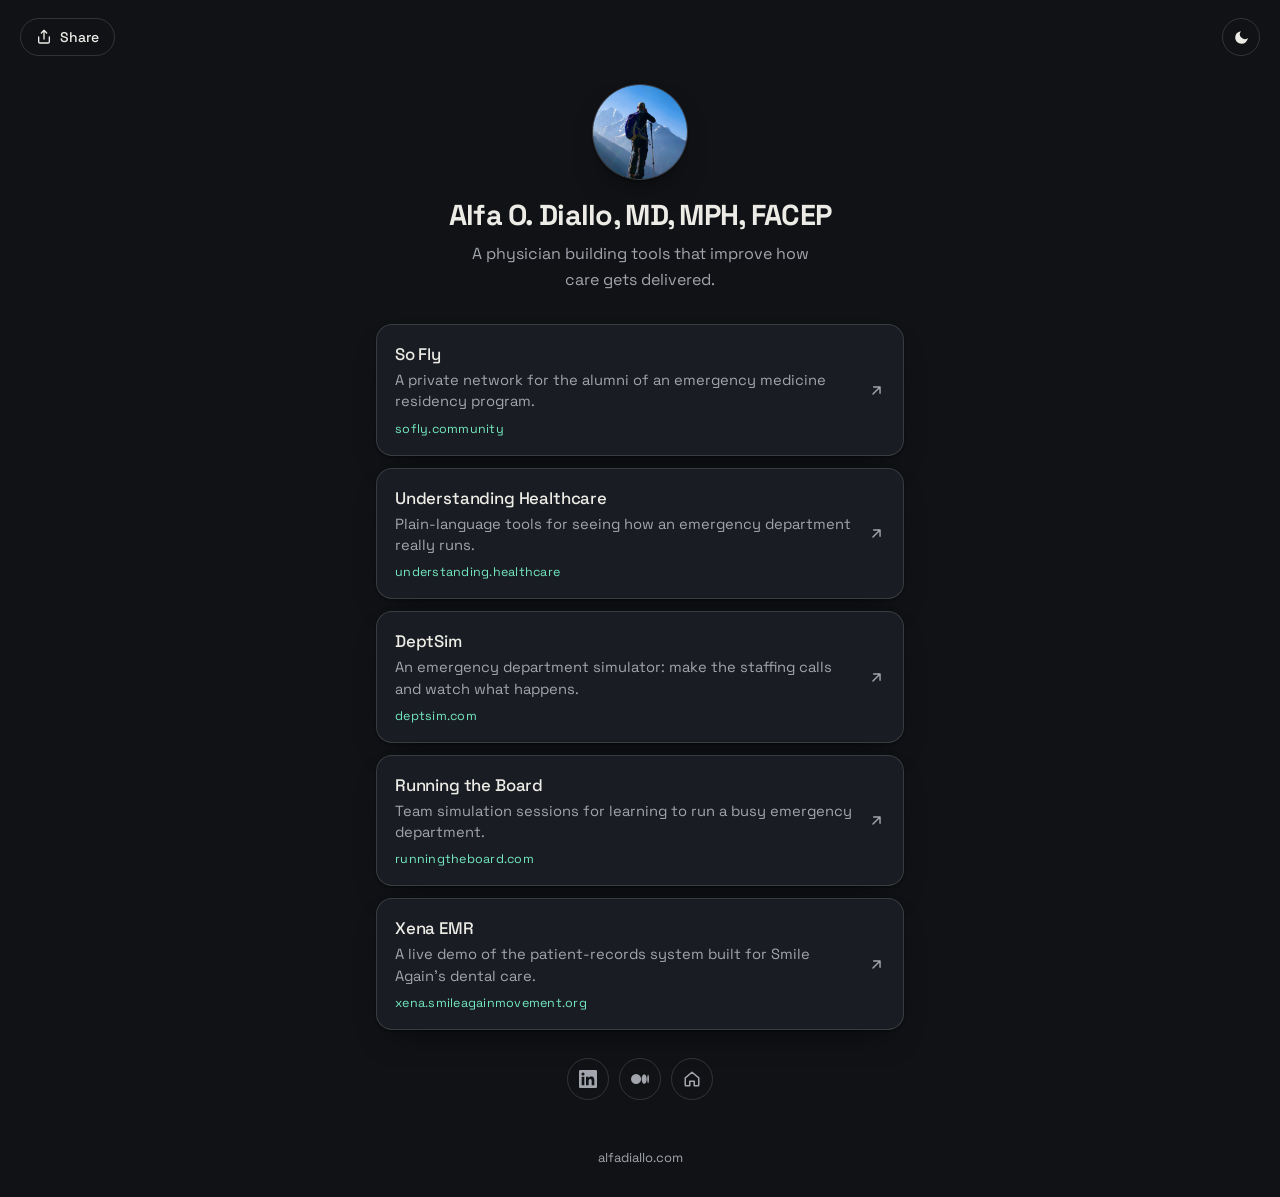
<file: links.html>
<!DOCTYPE html>
<html lang="en">
<head>
<meta charset="utf-8">
<meta name="viewport" content="width=device-width, initial-scale=1">
<title>Links &middot; Alfa O. Diallo, MD</title>
<meta name="description" content="Alfa O. Diallo, MD, MPH, FACEP: the projects I'm building, in one place.">

<!-- Unlisted page: shareable by direct link (e.g. a social bio), kept out of search results.
     "follow" is deliberate so the outbound project links still count. -->
<meta name="robots" content="noindex, follow">

<meta property="og:type" content="website">
<meta property="og:title" content="Links &middot; Alfa O. Diallo, MD">
<meta property="og:description" content="Alfa O. Diallo, MD, MPH, FACEP: the projects I'm building, in one place.">
<meta property="og:url" content="https://www.alfadiallo.com/links">
<meta property="og:image" content="https://www.alfadiallo.com/og-image.jpg">
<meta name="twitter:card" content="summary_large_image">
<meta name="twitter:title" content="Links &middot; Alfa O. Diallo, MD">
<meta name="twitter:description" content="Alfa O. Diallo, MD, MPH, FACEP: the projects I'm building, in one place.">
<meta name="twitter:image" content="https://www.alfadiallo.com/og-image.jpg">
<meta name="theme-color" content="#101216">

<link rel="icon" href="data:image/svg+xml,%3Csvg%20xmlns='http://www.w3.org/2000/svg'%20viewBox='0%200%2032%2032'%3E%3Cpath%20d='M2%2020.4Q2%2013.6%206.6%207.8Q11.2%202.1%2016.8%202.1Q18.4%202.1%2019.5%202.6Q20.6%203.2%2021.1%204.3Q21.7%205.3%2021.9%206.1Q22.2%207%2022.3%208.2Q22.9%204.8%2023.6%203.5Q24.3%202.1%2025.8%202.1Q27.3%202.1%2027.3%203.6Q27.3%204.5%2026%208.6Q24.7%2012.8%2023.7%2015.3Q21.7%2019.6%2021.7%2022.4Q21.7%2024.2%2022.5%2025Q23.4%2025.7%2024.5%2025.7Q27.4%2025.7%2029.1%2021.5Q29.4%2020.9%2029.7%2021.1Q30%2021.4%2030%2021.9Q30%2023.7%2027.8%2026.8Q25.6%2029.9%2022.4%2029.9Q18.4%2029.9%2018.4%2024.8Q18.4%2024.7%2018.4%2024.5Q18.4%2024.3%2018.4%2024.3H18.4Q14.8%2029.9%209.9%2029.9Q6.3%2029.9%204.1%2027.3Q2%2024.7%202%2020.4ZM5.8%2022.1Q5.8%2028.3%2010.3%2028.3Q13%2028.3%2015.1%2026.2Q17.3%2024.1%2018.6%2021Q19.8%2017.9%2020.5%2014.8Q21.2%2011.8%2021.2%209.6Q21.2%203.3%2016.6%203.3Q14.1%203.3%2011.9%205.3Q9.8%207.3%208.5%2010.4Q7.2%2013.4%206.5%2016.5Q5.8%2019.6%205.8%2022.1Z'%20fill='%23000'/%3E%3C/svg%3E">

<link rel="preconnect" href="https://fonts.googleapis.com">
<link rel="preconnect" href="https://fonts.gstatic.com" crossorigin>
<link href="https://fonts.googleapis.com/css2?family=Space+Grotesk:wght@400;500;700&display=swap" rel="stylesheet">
<link rel="stylesheet" href="styles.css">
</head>
<body>
<div class="l-page">

  <div class="l-top">
    <button class="l-share" id="share" type="button" aria-label="Share this page">
      <svg viewBox="0 0 24 24" fill="none" stroke="currentColor" stroke-width="2" stroke-linecap="round" stroke-linejoin="round" aria-hidden="true"><path d="M4 12v7a2 2 0 0 0 2 2h12a2 2 0 0 0 2-2v-7M16 6l-4-4-4 4M12 2v13"/></svg>
      <span id="shareLabel">Share</span>
    </button>
    <button class="theme-toggle" id="themeToggle" type="button" aria-label="Switch color theme">
      <svg class="sun" viewBox="0 0 24 24" fill="none" stroke="currentColor" stroke-width="2" stroke-linecap="round"><circle cx="12" cy="12" r="4"/><path d="M12 2v2M12 20v2M4.9 4.9l1.4 1.4M17.7 17.7l1.4 1.4M2 12h2M20 12h2M4.9 19.1l1.4-1.4M17.7 6.3l1.4-1.4"/></svg>
      <svg class="moon" viewBox="0 0 24 24" fill="currentColor" style="display:none"><path d="M21 12.8A9 9 0 1 1 11.2 3a7 7 0 0 0 9.8 9.8z"/></svg>
    </button>
  </div>

  <main class="l-main">
    <section class="l-profile">
      <div class="l-avatar"><img src="avatar.jpg" width="96" height="96" alt="Alfa Diallo with trekking poles, photographing snow-capped Himalayan peaks."></div>
      <h1>Alfa O. Diallo, MD, MPH, FACEP</h1>
      <p class="lede">A physician building tools that improve how care gets delivered.</p>
    </section>

    <!-- To add, remove or reorder a link, edit this list. Each item is one card. -->
    <ul class="l-list">
      <li><a class="l-link" href="https://www.sofly.community" target="_blank" rel="noopener">
        <span class="txt"><strong>So Fly</strong><span class="sub">A private network for the alumni of an emergency medicine residency program.</span><span class="host">sofly.community</span></span>
        <svg viewBox="0 0 24 24" fill="none" stroke="currentColor" stroke-width="2" stroke-linecap="round" stroke-linejoin="round" aria-hidden="true"><path d="M7 17 17 7M8 7h9v9"/></svg>
      </a></li>
      <li><a class="l-link" href="https://understanding.healthcare" target="_blank" rel="noopener">
        <span class="txt"><strong>Understanding Healthcare</strong><span class="sub">Plain-language tools for seeing how an emergency department really runs.</span><span class="host">understanding.healthcare</span></span>
        <svg viewBox="0 0 24 24" fill="none" stroke="currentColor" stroke-width="2" stroke-linecap="round" stroke-linejoin="round" aria-hidden="true"><path d="M7 17 17 7M8 7h9v9"/></svg>
      </a></li>
      <li><a class="l-link" href="https://www.deptsim.com" target="_blank" rel="noopener">
        <span class="txt"><strong>DeptSim</strong><span class="sub">An emergency department simulator: make the staffing calls and watch what happens.</span><span class="host">deptsim.com</span></span>
        <svg viewBox="0 0 24 24" fill="none" stroke="currentColor" stroke-width="2" stroke-linecap="round" stroke-linejoin="round" aria-hidden="true"><path d="M7 17 17 7M8 7h9v9"/></svg>
      </a></li>
      <li><a class="l-link" href="https://www.runningtheboard.com" target="_blank" rel="noopener">
        <span class="txt"><strong>Running the Board</strong><span class="sub">Team simulation sessions for learning to run a busy emergency department.</span><span class="host">runningtheboard.com</span></span>
        <svg viewBox="0 0 24 24" fill="none" stroke="currentColor" stroke-width="2" stroke-linecap="round" stroke-linejoin="round" aria-hidden="true"><path d="M7 17 17 7M8 7h9v9"/></svg>
      </a></li>
      <li><a class="l-link" href="https://xena.smileagainmovement.org" target="_blank" rel="noopener">
        <span class="txt"><strong>Xena EMR</strong><span class="sub">A live demo of the patient-records system built for Smile Again's dental care.</span><span class="host">xena.smileagainmovement.org</span></span>
        <svg viewBox="0 0 24 24" fill="none" stroke="currentColor" stroke-width="2" stroke-linecap="round" stroke-linejoin="round" aria-hidden="true"><path d="M7 17 17 7M8 7h9v9"/></svg>
      </a></li>
    </ul>

    <nav class="l-social" aria-label="Elsewhere">
      <a href="https://www.linkedin.com/in/alfadiallo/" target="_blank" rel="noopener" aria-label="LinkedIn">
        <svg viewBox="0 0 24 24" fill="currentColor"><path d="M20.45 20.45h-3.56v-5.57c0-1.33-.02-3.04-1.85-3.04-1.85 0-2.14 1.45-2.14 2.94v5.67H9.34V9h3.42v1.56h.05c.48-.9 1.64-1.85 3.37-1.85 3.6 0 4.27 2.37 4.27 5.46v6.28zM5.34 7.43a2.06 2.06 0 1 1 0-4.13 2.06 2.06 0 0 1 0 4.13zM7.12 20.45H3.56V9h3.56v11.45zM22.22 0H1.77C.79 0 0 .77 0 1.72v20.55C0 23.23.79 24 1.77 24h20.45c.98 0 1.78-.77 1.78-1.73V1.72C24 .77 23.2 0 22.22 0z"/></svg>
      </a>
      <a href="https://medium.com/@findme_20044" target="_blank" rel="noopener" aria-label="Medium">
        <svg viewBox="0 0 24 24" fill="currentColor"><path d="M13.54 12a6.8 6.8 0 0 1-6.77 6.82A6.8 6.8 0 0 1 0 12a6.8 6.8 0 0 1 6.77-6.82A6.8 6.8 0 0 1 13.54 12zm7.42 0c0 3.54-1.51 6.42-3.38 6.42-1.87 0-3.39-2.88-3.39-6.42s1.52-6.42 3.39-6.42S20.96 8.46 20.96 12zM24 12c0 3.17-.53 5.75-1.19 5.75-.66 0-1.19-2.58-1.19-5.75s.53-5.75 1.19-5.75C23.47 6.25 24 8.83 24 12z"/></svg>
      </a>
      <a href="/" aria-label="alfadiallo.com home">
        <svg viewBox="0 0 24 24" fill="none" stroke="currentColor" stroke-width="2" stroke-linecap="round" stroke-linejoin="round"><path d="M3 10.5 12 3l9 7.5V20a1 1 0 0 1-1 1h-5v-6H9v6H4a1 1 0 0 1-1-1z"/></svg>
      </a>
    </nav>
  </main>

  <footer class="l-foot"><a href="/">alfadiallo.com</a></footer>
</div>

<script>
/* Theme toggle. Dark is the default; light only when the visitor opts in. */
(function () {
  var root = document.documentElement;
  try { var s = localStorage.getItem('theme'); if (s) root.setAttribute('data-theme', s); } catch (e) {}
  function current() { return root.getAttribute('data-theme') || 'dark'; }
  function paint() {
    var dark = current() === 'dark';
    var sun = document.querySelector('.theme-toggle .sun');
    var moon = document.querySelector('.theme-toggle .moon');
    if (sun && moon) { sun.style.display = dark ? 'none' : 'block'; moon.style.display = dark ? 'block' : 'none'; }
    var meta = document.querySelector('meta[name="theme-color"]');
    if (meta) meta.setAttribute('content', dark ? '#101216' : '#f6f4ef');
  }
  paint();
  var btn = document.getElementById('themeToggle');
  if (btn) btn.addEventListener('click', function () {
    var next = current() === 'dark' ? 'light' : 'dark';
    root.setAttribute('data-theme', next);
    try { localStorage.setItem('theme', next); } catch (e) {}
    paint();
  });
})();

/* Share: the phone's native share sheet where it exists, copy-link elsewhere. */
(function () {
  var btn = document.getElementById('share'), label = document.getElementById('shareLabel');
  var url = 'https://www.alfadiallo.com/links';
  function flash(t) { label.textContent = t; setTimeout(function () { label.textContent = 'Share'; }, 1800); }
  btn.addEventListener('click', function () {
    if (navigator.share) {
      navigator.share({ title: document.title, url: url }).catch(function () {});
    } else if (navigator.clipboard) {
      navigator.clipboard.writeText(url).then(function () { flash('Link copied'); }, function () { flash(url); });
    } else { flash(url); }
  });
})();
</script>
</body>
</html>
</file>
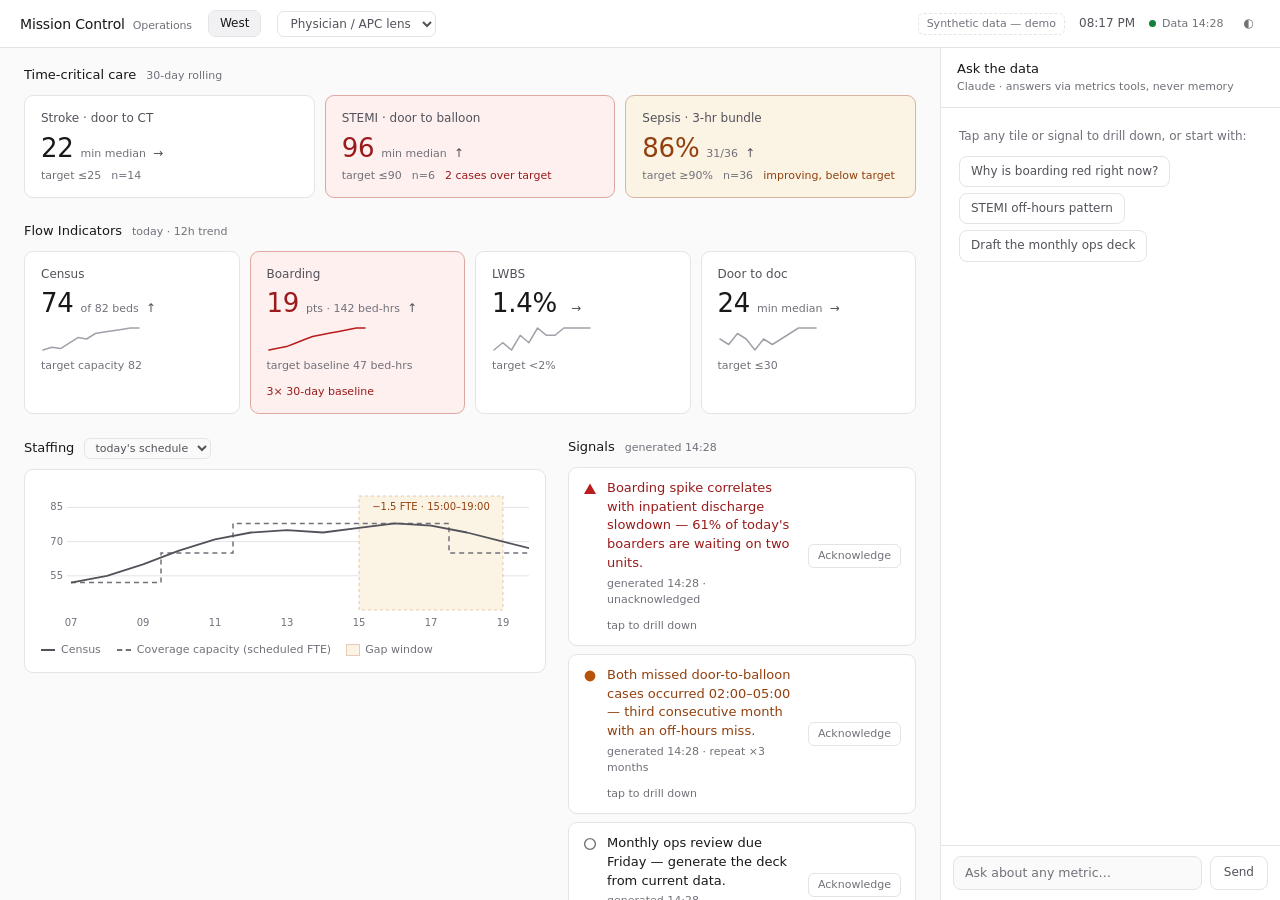
<file: missioncontrol.html>
<!doctype html>
<html lang="en">
<head>
<meta charset="utf-8">
<meta name="viewport" content="width=device-width, initial-scale=1">
<meta name="robots" content="noindex">
<title>Mission Control — Operations (mock)</title>
<style>
  :root {
    --bg: #fafafa;
    --surface: #ffffff;
    --border: #e4e4e7;
    --text-primary: #18181b;
    --text-secondary: #52525b;
    --text-muted: #71717a;
    --amber-text: #92400e;
    --amber-line: #b45309;
    --bg-warning: #fbf3e4;
    --red-text: #991b1b;
    --red-line: #b91c1c;
    --bg-danger: #fdf0ef;
    --green-dot: #15803d;
    --spark: #a1a1aa;
    --chat-user-bg: #f1f1f3;
    --focus: #18181b;
    --z-sheet-backdrop: 40;
    --z-sheet: 50;
  }
  [data-theme="dark"] {
    --bg: #131316;
    --surface: #1a1a1f;
    --border: #2a2a31;
    --text-primary: #ececef;
    --text-secondary: #a7a7b0;
    --text-muted: #82828c;
    --amber-text: #e8b45a;
    --amber-line: #d19a3d;
    --bg-warning: #2a2318;
    --red-text: #f2918c;
    --red-line: #dd6b64;
    --bg-danger: #2c1c1b;
    --green-dot: #4ade80;
    --spark: #5d5d66;
    --chat-user-bg: #26262c;
    --focus: #ececef;
  }

  * { box-sizing: border-box; margin: 0; padding: 0; }
  html, body { height: 100%; }
  body {
    font-family: system-ui, -apple-system, "Segoe UI", sans-serif;
    background: var(--bg);
    color: var(--text-primary);
    font-size: 13px;
    line-height: 1.45;
    -webkit-font-smoothing: antialiased;
  }
  button { font: inherit; color: inherit; background: none; border: none; cursor: pointer; }
  button:focus-visible, a:focus-visible, input:focus-visible {
    outline: 1.5px solid var(--focus); outline-offset: 2px; border-radius: 4px;
  }

  .app { display: flex; flex-direction: column; height: 100dvh; }

  /* ---------- header ---------- */
  header {
    display: flex; align-items: center; gap: 16px;
    padding: 10px 20px;
    border-bottom: 1px solid var(--border);
    background: var(--surface);
    flex-wrap: wrap;
  }
  .brand { font-weight: 500; font-size: 14px; letter-spacing: -0.01em; white-space: nowrap; }
  .brand .sub { color: var(--text-muted); font-weight: 400; font-size: 11px; margin-left: 8px; }
  .seg {
    display: inline-flex; border: 1px solid var(--border); border-radius: 7px; overflow: hidden;
  }
  .seg button {
    padding: 4px 11px; font-size: 12px; color: var(--text-secondary);
    border-radius: 0;
  }
  .seg button[aria-pressed="true"] { background: var(--chat-user-bg); color: var(--text-primary); font-weight: 500; }
  .seg button + button { border-left: 1px solid var(--border); }
  select.lens {
    font: inherit; font-size: 12px; color: var(--text-secondary);
    background: var(--surface); border: 1px solid var(--border); border-radius: 7px;
    padding: 4px 8px;
  }
  .head-right { margin-left: auto; display: flex; align-items: center; gap: 14px; }
  .clock { font-size: 12px; color: var(--text-secondary); font-variant-numeric: tabular-nums; }
  .fresh { display: flex; align-items: center; gap: 6px; font-size: 11px; color: var(--text-muted); }
  .fresh .dot { width: 7px; height: 7px; border-radius: 50%; background: var(--green-dot); }
  .synthetic {
    font-size: 11px; color: var(--text-muted); border: 1px dashed var(--border);
    border-radius: 6px; padding: 2px 8px; white-space: nowrap;
  }
  .theme-btn { color: var(--text-muted); font-size: 12px; padding: 4px 6px; border-radius: 6px; }
  .theme-btn:hover { color: var(--text-primary); }

  /* ---------- shell ---------- */
  .shell { display: flex; flex: 1; min-height: 0; }
  main {
    flex: 1; min-width: 0; overflow-y: auto; padding: 20px 24px 48px;
  }
  .bands { max-width: 880px; margin: 0 auto; display: flex; flex-direction: column; gap: 28px; }

  .band-head {
    display: flex; align-items: baseline; gap: 10px; margin-bottom: 10px;
  }
  .band-head h2 { font-size: 13px; font-weight: 500; }
  .band-head .horizon { font-size: 11px; color: var(--text-muted); }
  .horizon-select {
    font: inherit; font-size: 11px; color: var(--text-secondary);
    background: transparent; border: 1px solid var(--border); border-radius: 6px;
    padding: 2px 6px; cursor: pointer;
  }
  .horizon-select:hover { color: var(--text-primary); border-color: var(--text-muted); }

  /* ---------- metric tiles ---------- */
  .tiles { display: grid; grid-template-columns: repeat(auto-fit, minmax(190px, 1fr)); gap: 10px; }
  .tile {
    text-align: left; background: var(--surface);
    border: 1px solid var(--border); border-radius: 9px;
    padding: 12px 14px 11px;
    display: flex; flex-direction: column; gap: 6px;
    transition: border-color 140ms ease-out;
  }
  .tile:hover { border-color: var(--text-muted); }
  .tile .label { font-size: 12px; color: var(--text-secondary); }
  .tile .value-row { display: flex; align-items: baseline; gap: 7px; flex-wrap: wrap; }
  .tile .value {
    font-size: 23px; font-weight: 500; letter-spacing: -0.01em;
    font-variant-numeric: tabular-nums; line-height: 1.1;
  }
  .tile .unit { font-size: 11px; color: var(--text-muted); }
  .tile .trend { font-size: 12px; color: var(--text-secondary); }
  .tile .meta { font-size: 11px; color: var(--text-muted); display: flex; gap: 10px; flex-wrap: wrap; }
  .tile .spark { margin-top: 2px; }
  .tile .spark svg { display: block; }
  .tile .deviation-note { font-size: 11px; }

  .tile.amber { background: var(--bg-warning); border-color: color-mix(in oklab, var(--amber-line) 34%, var(--border)); }
  .tile.amber .value, .tile.amber .deviation-note { color: var(--amber-text); }
  .tile.red { background: var(--bg-danger); border-color: color-mix(in oklab, var(--red-line) 34%, var(--border)); }
  .tile.red .value, .tile.red .deviation-note { color: var(--red-text); }

  .lens-note { font-size: 11px; color: var(--text-muted); margin-top: 8px; }

  /* ---------- staffing ---------- */
  .panel {
    background: var(--surface); border: 1px solid var(--border); border-radius: 9px;
    padding: 14px 16px;
  }
  .staffing-scroll { overflow-x: auto; }
  .staffing-scroll svg { display: block; }
  .staffing-legend { display: flex; gap: 16px; margin-top: 8px; font-size: 11px; color: var(--text-muted); flex-wrap: wrap; }
  .staffing-legend .key { display: inline-flex; align-items: center; gap: 6px; }
  .staffing-legend .swatch { width: 14px; height: 0; border-top: 2px solid var(--text-secondary); }
  .staffing-legend .swatch.capacity { border-top-style: dashed; border-top-color: var(--text-muted); }
  .staffing-legend .swatch.gap { width: 12px; height: 10px; border: none; background: var(--bg-warning); outline: 1px solid color-mix(in oklab, var(--amber-line) 30%, transparent); }

  /* ---------- signals ---------- */
  .signals { display: flex; flex-direction: column; gap: 8px; }
  .signal {
    display: flex; align-items: flex-start; gap: 10px;
    background: var(--surface); border: 1px solid var(--border); border-radius: 9px;
    padding: 11px 14px; text-align: left; width: 100%;
  }
  .signal .sev { flex: none; margin-top: 3px; }
  .signal .body { flex: 1; min-width: 0; }
  .signal .text { font-size: 13px; color: var(--text-primary); }
  .signal .sig-meta { font-size: 11px; color: var(--text-muted); margin-top: 3px; display: flex; gap: 10px; flex-wrap: wrap; }
  .signal .ack {
    flex: none; font-size: 11px; color: var(--text-muted);
    border: 1px solid var(--border); border-radius: 6px; padding: 3px 9px;
    align-self: center;
  }
  .signal .ack:hover { color: var(--text-primary); border-color: var(--text-muted); }
  .signal.red .text { color: var(--red-text); }
  .signal.amber .text { color: var(--amber-text); }
  .ack-count { font-size: 11px; color: var(--text-muted); padding: 2px 2px 0; }
  .signals-foot { font-size: 11px; color: var(--text-muted); margin-top: 8px; }

  /* ---------- chat pane ---------- */
  .chat {
    width: 372px; flex: none; border-left: 1px solid var(--border);
    background: var(--surface);
    display: flex; flex-direction: column; min-height: 0;
  }
  .chat-head {
    padding: 12px 16px; border-bottom: 1px solid var(--border);
    display: flex; align-items: baseline; justify-content: space-between; gap: 8px;
  }
  .chat-head .t { font-size: 13px; font-weight: 500; }
  .chat-head .s { font-size: 11px; color: var(--text-muted); }
  .chat-close { display: none; }
  .chat-log { flex: 1; overflow-y: auto; padding: 16px; display: flex; flex-direction: column; gap: 12px; }
  .msg { max-width: 100%; font-size: 12.5px; }
  .msg.user {
    align-self: flex-end; background: var(--chat-user-bg); color: var(--text-primary);
    border-radius: 11px 11px 3px 11px; padding: 8px 12px; max-width: 88%;
  }
  .msg.assistant { color: var(--text-primary); }
  .msg.assistant p + p { margin-top: 6px; }
  .msg .src { font-size: 10.5px; color: var(--text-muted); margin-top: 6px; }
  .msg table {
    border-collapse: collapse; margin: 8px 0 2px; font-size: 11.5px; width: 100%;
    font-variant-numeric: tabular-nums;
  }
  .msg th { font-weight: 500; color: var(--text-secondary); text-align: left; }
  .msg th, .msg td { border-bottom: 1px solid var(--border); padding: 4px 8px 4px 0; }
  .msg tr:last-child td { border-bottom: none; }
  .msg td.hit-amber { color: var(--amber-text); }
  .msg td.hit-red { color: var(--red-text); }
  .msg .bar { display: inline-block; height: 7px; background: var(--spark); border-radius: 2px; vertical-align: middle; }
  .msg .bar.red { background: var(--red-line); }
  .deck-btn {
    font-size: 11px; color: var(--text-secondary); border: 1px solid var(--border);
    border-radius: 6px; padding: 3px 10px; margin-top: 8px;
  }
  .deck-btn:hover { color: var(--text-primary); border-color: var(--text-muted); }
  .deck-btn.added { color: var(--text-muted); border-style: dashed; cursor: default; }
  .chat-empty { color: var(--text-muted); font-size: 12px; padding: 4px 2px; }
  .chat-empty .hint { margin-bottom: 10px; }
  .suggest { display: flex; flex-direction: column; gap: 6px; align-items: flex-start; }
  .suggest button {
    font-size: 12px; color: var(--text-secondary); border: 1px solid var(--border);
    border-radius: 8px; padding: 6px 11px; text-align: left;
  }
  .suggest button:hover { color: var(--text-primary); border-color: var(--text-muted); }
  .typing { color: var(--text-muted); font-size: 12px; }
  .typing::after { content: "…"; animation: ell 1.2s steps(4) infinite; }
  @keyframes ell { 0% { content: ""; } 25% { content: "."; } 50% { content: ".."; } 75% { content: "…"; } }
  .chat-input { border-top: 1px solid var(--border); padding: 10px 12px; display: flex; gap: 8px; }
  .chat-input input {
    flex: 1; font: inherit; font-size: 12.5px; color: var(--text-primary);
    background: var(--bg); border: 1px solid var(--border); border-radius: 8px;
    padding: 7px 11px;
  }
  .chat-input input::placeholder { color: var(--text-muted); }
  .chat-input button.send {
    font-size: 12px; font-weight: 500; color: var(--text-secondary);
    border: 1px solid var(--border); border-radius: 8px; padding: 0 13px;
  }
  .chat-input button.send:hover { color: var(--text-primary); border-color: var(--text-muted); }

  /* floating ask button (mobile) */
  .ask-fab {
    display: none; position: fixed; right: 16px; bottom: 16px;
    background: var(--text-primary); color: var(--bg);
    border-radius: 999px; padding: 10px 18px; font-size: 13px; font-weight: 500;
    box-shadow: 0 4px 16px rgb(0 0 0 / 0.18);
    z-index: var(--z-sheet);
  }
  .sheet-backdrop {
    display: none; position: fixed; inset: 0; background: rgb(0 0 0 / 0.35);
    z-index: var(--z-sheet-backdrop);
  }

  footer {
    padding: 10px 20px 16px; font-size: 11px; color: var(--text-muted);
    max-width: 880px; margin: 0 auto; width: 100%;
  }

  /* 16:9 presentation layout — all four bands on one screen, no scroll */
  @media (min-width: 1150px) {
    main { padding: 18px 24px 12px; }
    .bands {
      max-width: none;
      display: grid;
      grid-template-columns: minmax(0, 3fr) minmax(0, 2fr);
      grid-template-areas: "b1 b1" "b2 b2" "b3 b4";
      align-content: start;
      column-gap: 22px; row-gap: 24px;
    }
    #sec-b1 { grid-area: b1; }
    #sec-b2 { grid-area: b2; }
    #sec-b3 { grid-area: b3; min-width: 0; }
    #sec-b4 { grid-area: b4; min-width: 0; }
    .tile { padding: 14px 16px 13px; }
    .tile .value { font-size: 26px; }
    footer { max-width: none; padding: 10px 0 0; }
    .chat { width: clamp(340px, 23vw, 440px); }
  }

  @media (max-width: 900px) {
    .chat {
      position: fixed; right: 0; bottom: 0; left: 0; top: auto;
      width: auto; height: 78dvh;
      border-left: none; border-top: 1px solid var(--border);
      border-radius: 14px 14px 0 0;
      transform: translateY(105%);
      transition: transform 220ms cubic-bezier(0.22, 1, 0.36, 1);
      z-index: var(--z-sheet);
    }
    .chat.open { transform: translateY(0); }
    .chat-close {
      display: block; font-size: 12px; color: var(--text-muted);
      border: 1px solid var(--border); border-radius: 6px; padding: 2px 9px;
    }
    .ask-fab { display: block; }
    body.sheet-open .ask-fab { display: none; }
    body.sheet-open .sheet-backdrop { display: block; }
    main { padding: 14px 14px 90px; }
    header { gap: 10px; padding: 10px 14px; }
    .head-right { gap: 10px; }
    .synthetic { display: none; }
    .clock { display: none; }
  }
  @media (prefers-reduced-motion: reduce) {
    .chat { transition: none; }
    .typing::after { animation: none; content: "…"; }
    .tile { transition: none; }
  }
</style>
</head>
<body>
<div class="app">
  <header>
    <span class="brand">Mission Control<span class="sub">Operations</span></span>
    <div class="seg" role="group" aria-label="Campus">
      <button id="site-west" aria-pressed="true">West</button>
    </div>
    <select class="lens" id="lens" aria-label="Stakeholder lens">
      <option value="physician">Physician / APC lens</option>
      <option value="nursing">Nursing lens</option>
      <option value="hospitalist">Hospitalist lens</option>
      <option value="gme">GME lens</option>
    </select>
    <div class="head-right">
      <span class="synthetic">Synthetic data — demo</span>
      <span class="clock" id="clock">—</span>
      <span class="fresh"><span class="dot" id="fresh-dot"></span><span id="fresh-label">Data 14:28</span></span>
      <button class="theme-btn" id="theme-toggle" aria-label="Toggle dark mode">◐</button>
    </div>
  </header>

  <div class="shell">
    <main>
      <div class="bands">
        <section id="sec-b1" aria-labelledby="b1h">
          <div class="band-head"><h2 id="b1h">Time-critical care</h2><span class="horizon">30-day rolling</span></div>
          <div class="tiles" id="band1"></div>
        </section>

        <section id="sec-b2" aria-labelledby="b2h">
          <div class="band-head"><h2 id="b2h">Flow Indicators</h2><span class="horizon">today · 12h trend</span></div>
          <div class="tiles" id="band2"></div>
          <div class="lens-note" id="lens-note" hidden></div>
        </section>

        <section id="sec-b3" aria-labelledby="b3h">
          <div class="band-head">
            <h2 id="b3h">Staffing</h2>
            <select class="horizon-select" id="staff-range" aria-label="Staffing time range">
              <option value="today">today's schedule</option>
              <option value="7d">last 7 days</option>
              <option value="30d">last 30 days</option>
              <option value="60d">last 60 days</option>
              <option value="90d">last 90 days</option>
              <option value="1y">last year</option>
            </select>
          </div>
          <div class="panel">
            <div class="staffing-scroll" id="staffing"></div>
            <div class="staffing-legend">
              <span class="key"><span class="swatch"></span>Census</span>
              <span class="key"><span class="swatch capacity"></span>Coverage capacity (scheduled FTE)</span>
              <span class="key"><span class="swatch gap"></span>Gap window</span>
              <span id="staff-summary"></span>
            </div>
          </div>
        </section>

        <section id="sec-b4" aria-labelledby="b4h">
          <div class="band-head"><h2 id="b4h">Signals</h2><span class="horizon" id="sig-horizon">generated 14:28</span></div>
          <div class="signals" id="band4"></div>
          <div class="signals-foot">Signals are generated by Claude from Lane A aggregates on each ingestion. Tap a signal to drill down; acknowledge to collapse.</div>
        </section>
      </div>
      <footer>Mock — Phase 0 scaffold. All values synthetic per <code>metrics.sample.json</code>. No patient-level data; n&lt;11 suppressed at export. v0.1.0</footer>
    </main>

    <div class="sheet-backdrop" id="backdrop"></div>

    <aside class="chat" id="chat" aria-label="Chat with data">
      <div class="chat-head">
        <div>
          <div class="t">Ask the data</div>
          <div class="s">Claude · answers via metrics tools, never memory</div>
        </div>
        <button class="chat-close" id="chat-close">Close</button>
      </div>
      <div class="chat-log" id="chat-log">
        <div class="chat-empty" id="chat-empty">
          <div class="hint">Tap any tile or signal to drill down, or start with:</div>
          <div class="suggest">
            <button data-prompt="Why is boarding red right now?">Why is boarding red right now?</button>
            <button data-prompt="Show me the STEMI off-hours pattern across the last quarter">STEMI off-hours pattern</button>
            <button data-prompt="Draft the monthly ED ops review deck from current data">Draft the monthly ops deck</button>
          </div>
        </div>
      </div>
      <div class="chat-input">
        <input id="chat-text" type="text" placeholder="Ask about any metric…" aria-label="Ask about any metric">
        <button class="send" id="chat-send">Send</button>
      </div>
    </aside>
  </div>

  <button class="ask-fab" id="ask-fab">Ask</button>
</div>

<script>
/* ---------------- synthetic data (mirrors data/metrics.sample.json) ---------------- */
const SITES = {
  west: {
    label: "West",
    generated_at: "14:28",
    band1: [
      { id: "stroke_door_to_ct", label: "Stroke · door to CT", value: 22, unit: "min median", n: 14, target: "≤25", state: "ok", trend: "→",
        prompt: "Break down stroke door-to-CT for the last 30 days — where is the time going?" },
      { id: "stemi_door_to_balloon", label: "STEMI · door to balloon", value: 96, unit: "min median", n: 6, target: "≤90", state: "red", trend: "↑",
        note: "2 cases over target", prompt: "Which STEMI cases missed door-to-balloon this month?" },
      { id: "sepsis_3h_bundle", label: "Sepsis · 3-hr bundle", value: "86%", unit: "31/36", n: 36, target: "≥90%", state: "amber", trend: "↑",
        note: "improving, below target", prompt: "What's driving sepsis 3-hour bundle misses this month?" }
    ],
    band2: [
      { id: "census", label: "Census", value: 74, unit: "of 82 beds", target: "capacity 82", state: "ok", trend: "↑",
        spark: [58,60,59,63,67,66,70,71,72,73,74,74],
        prompt: "Show census by hour and by area for today" },
      { id: "boarding", label: "Boarding", value: 19, unit: "pts · 142 bed-hrs", target: "baseline 47 bed-hrs", state: "red", trend: "↑",
        note: "3× 30-day baseline", spark: [6,7,8,10,12,14,15,16,17,18,19,19],
        prompt: "Walk me through the admission cascade behind today's boarding" },
      { id: "lwbs", label: "LWBS", value: "1.4%", unit: "", target: "<2%", state: "ok", trend: "→",
        spark: [1.1,1.2,1.1,1.3,1.2,1.4,1.3,1.3,1.4,1.4,1.4,1.4],
        prompt: "Show LWBS and AMA counts for today by hour" },
      { id: "door_to_doc", label: "Door to doc", value: 24, unit: "min median", target: "≤30", state: "ok", trend: "→",
        spark: [22,21,23,22,20,22,21,22,23,24,24,24],
        prompt: "Break door-to-doc into arrival-to-room and room-to-first-contact" }
    ],
    lensExtras: {
      nursing: [
        { id: "arrival_to_room", label: "Arrival to room", value: 14, unit: "min median", target: "≤18", state: "ok", trend: "→",
          spark: [13,14,13,15,14,13,14,14,15,14,14,14], lens: true,
          prompt: "Show arrival-to-room by hour and by area for today" },
        { id: "ua_collect", label: "UA specimen to collect", value: 38, unit: "min median", target: "≤35", state: "ok", trend: "→",
          spark: [36,35,37,36,38,37,38,39,38,38,38,38], lens: true,
          prompt: "Trend UA specimen-to-collect over the last two weeks" }
      ],
      hospitalist: [
        { id: "holdover_cascade", label: "ED call to IP order", value: 41, unit: "min median", target: "≤30", state: "amber", trend: "↑",
          note: "cascade link slowest today", spark: [28,30,31,33,35,36,38,39,40,41,41,41], lens: true,
          prompt: "Walk me through the admission cascade behind today's boarding" }
      ],
      gme: [
        { id: "resident_flow", label: "Pts per resident hr", value: 1.6, unit: "today", target: "context", state: "ok", trend: "→",
          spark: [1.3,1.4,1.4,1.5,1.5,1.6,1.6,1.6,1.6,1.6,1.6,1.6], lens: true,
          prompt: "Show today's flow context relevant to resident shifts" }
      ]
    },
    staffing: {
      hours: ["07","08","09","10","11","12","13","14","15","16","17","18","19","20","21","22","23"],
      fte:    [4,4,4,5,5,6,6,6,6,6,6,5,5,5,4,4,4],
      census: [52,55,60,66,71,74,75,74,76,78,77,74,70,66,62,58,54],
      ptsPerFte: 13,
      gaps: [{ from: 8, to: 12, label: "−1.5 FTE · 15:00–19:00" }]
    },
    signals: [
      { id: "sig-01", severity: "red",
        text: "Boarding spike correlates with inpatient discharge slowdown — 61% of today's boarders are waiting on two units.",
        meta: "generated 14:28 · unacknowledged",
        prompt: "Tell me more about the boarding signal and its connection to the inpatient discharge pattern" },
      { id: "sig-02", severity: "amber",
        text: "Both missed door-to-balloon cases occurred 02:00–05:00 — third consecutive month with an off-hours miss.",
        meta: "generated 14:28 · repeat ×3 months",
        prompt: "Show me the STEMI off-hours pattern across the last quarter" },
      { id: "sig-03", severity: "info",
        text: "Monthly ops review due Friday — generate the deck from current data.",
        meta: "generated 14:28",
        prompt: "Draft the monthly ED ops review deck from current data" }
    ]
  }
};
/* ---------------- canned assistant responses (mock of MCP-tool answers) ---------------- */
const RESPONSES = [
  { match: /boarding|admission cascade|discharge/i, html: `
      <p>Boarding is at <strong>19 patients / 142 bed-hours</strong> — 3× the 30-day baseline of 47. The admission cascade shows the delay concentrated downstream of the ED:</p>
      <table>
        <tr><th>Interval</th><th>Median</th><th></th></tr>
        <tr><td>Arrival → ED call</td><td>28 min</td><td><span class="bar" style="width:22px"></span></td></tr>
        <tr><td>ED call → IP order</td><td>41 min</td><td><span class="bar" style="width:33px"></span></td></tr>
        <tr><td>IP order → rollover</td><td>35 min</td><td><span class="bar" style="width:28px"></span></td></tr>
        <tr><td class="hit-red">Rollover → bed assign</td><td class="hit-red">3.4 hr</td><td><span class="bar red" style="width:96px"></span></td></tr>
        <tr><td>Bed assign → depart</td><td>44 min</td><td><span class="bar" style="width:35px"></span></td></tr>
      </table>
      <p>Rollover-to-bed-assign is 4× its 30-day median. 61% of current boarders are assigned to two inpatient units whose discharge orders today are running ~2 hours later than their weekday norm.</p>
      <p class="src">get_interval_cascade · list_outliers · today, site West · extracted 14:28</p>
      <button class="deck-btn">Add to deck</button>` },
  { match: /stemi|door.?to.?balloon|off.?hours/i, html: `
      <p>Over the last quarter, 5 of 19 STEMI cases exceeded 90-minute door-to-balloon. All 5 arrived between 02:00 and 05:00 — the third consecutive month with at least one off-hours miss.</p>
      <table>
        <tr><th>Shift period</th><th>Cases</th><th>Median D2B</th><th>&gt;90 min</th></tr>
        <tr><td>Day (07–15)</td><td>8</td><td>74 min</td><td>0</td></tr>
        <tr><td>Evening (15–23)</td><td>6</td><td>81 min</td><td>0</td></tr>
        <tr><td class="hit-red">Overnight (23–07)</td><td>5</td><td class="hit-red">104 min</td><td class="hit-red">5</td></tr>
      </table>
      <p>De-identified intervals only (Lane A). The dominant interval in overnight misses is activation-to-lab-ready, consistent with call-team response time rather than ED handling.</p>
      <p class="src">get_case_intervals · get_signal_history · last 90d, site West · extracted 14:28</p>
      <button class="deck-btn">Add to deck</button>` },
  { match: /deck|ops review|monthly/i, html: `
      <p>Drafting the monthly ops review from current data. Proposed outline:</p>
      <p>1. Time-critical care — sepsis bundle recovering (86%, trending up); STEMI door-to-balloon breach with the off-hours pattern flagged for the staffing discussion.<br>
      2. Flow — boarding excursion on 7/21 traced to inpatient discharge slowdown; LWBS and door-to-doc at target all month.<br>
      3. Staffing — recurring 15:00–19:00 coverage gap vs. census curve.<br>
      4. Signals log — 2 escalations, 1 acknowledged, decisions annotated.</p>
      <p>I'll render this into the branded EM_District template (12 slides) — in the pilot this takes about two minutes.</p>
      <p class="src">generate_deck · compare_periods · MTD, site West</p>
      <button class="deck-btn">Generate deck (mock)</button>` },
  { match: /sepsis/i, html: `
      <p>Sepsis 3-hour bundle is at 86% (31/36) against a ≥90% target, up from 81% last month. Of the 5 misses, 4 failed on the fluid element (30 mL/kg crystalloid documentation); antibiotics-within-window held at 94%.</p>
      <p>Recognition-based time-to-antibiotics median is 48 min (arrival-based: 66 min).</p>
      <p class="src">get_metric · get_definitions · rolling 30d, site West · extracted 14:28</p>
      <button class="deck-btn">Add to deck</button>` },
  { match: /stroke|door.?to.?ct/i, html: `
      <p>Stroke door-to-CT is at 22 min median (n=14), inside the ≤25 target. The anatomy: arrival-to-activation 6 min, activation-to-CT-start 16 min. Door-to-CT-result runs 41 min median against a ≤45 target. Last-known-well documentation is at 96%.</p>
      <p class="src">get_metric · get_interval_cascade · rolling 30d · extracted 14:28</p>
      <button class="deck-btn">Add to deck</button>` },
  { match: /census|by area/i, html: `
      <p>Census is 74 of 82 (90% occupancy), climbing through the afternoon as usual. By area: Main 58, Station 4 11, Fast Track 5. The 12h curve tracks the seasonal weekday pattern within normal variation — today's elevation is boarding-driven, not arrivals-driven (arrivals are at their 30-day norm).</p>
      <p class="src">get_metric segment:area · today · extracted 14:28</p>
      <button class="deck-btn">Add to deck</button>` },
  { match: /lwbs|ama/i, html: `
      <p>LWBS is 1.4% today (6 patients), under the 2% target; AMA count is 2. No hour exceeded 2 LWBS departures. LWBS historically follows door-to-doc with a ~2h lag — door-to-doc is stable at 24 min, so no pressure building.</p>
      <p class="src">get_metric · today by hour · extracted 14:28</p>` },
  { match: /door.?to.?doc|arrival.?to.?room|first.?contact/i, html: `
      <p>Door-to-doc is 24 min median today (target ≤30). The anatomy: arrival-to-room 14 min, room-to-first-contact 10 min. Worst hour was 17:00 at 31 min, coinciding with the staffing gap window.</p>
      <p class="src">get_metric · get_interval_cascade · today by hour · extracted 14:28</p>
      <button class="deck-btn">Add to deck</button>` },
  { match: /staffing|coverage|gap/i, html: `
      <p>Today's coverage tracks census except 15:00–19:00, where scheduled capacity runs ~1.5 FTE under the census curve — the same window flagged 9 of the last 14 weekdays. Door-to-doc degrades ~7 min during this window versus the daily median.</p>
      <p class="src">get_staffing_coverage · today · extracted 14:28</p>
      <button class="deck-btn">Add to deck</button>` },
  { match: /ua|specimen/i, html: `
      <p>UA specimen-to-collect is 38 min median today against a ≤35 target — elevated but within normal variation for the last two weeks (range 35–39). It becomes a signal if the 7-day median crosses 40.</p>
      <p class="src">get_metric · last 14d · extracted 14:28</p>` }
];
const FALLBACK = `
  <p>In the pilot, I'd answer this by querying the metrics store directly (never from memory) and show the numbers with their definitions. This mock has canned answers for the tiles and signals on screen — tap any of them to see the pattern.</p>
  <p class="src">mock · no live metrics server attached</p>`;

/* ---------------- state ---------------- */
let site = "west";
let lens = "physician";
let staffRange = "today";
let acked = {};   // per-site arrays of signal ids

const $ = (s) => document.querySelector(s);

/* ---------------- sparkline ---------------- */
function sparkline(values, cls) {
  const w = 100, h = 26, pad = 2;
  const min = Math.min(...values), max = Math.max(...values);
  const span = (max - min) || 1;
  const pts = values.map((v, i) => {
    const x = pad + (i / (values.length - 1)) * (w - pad * 2);
    const y = h - pad - ((v - min) / span) * (h - pad * 2);
    return `${x.toFixed(1)},${y.toFixed(1)}`;
  }).join(" ");
  const stroke = cls === "red" ? "var(--red-line)" : cls === "amber" ? "var(--amber-line)" : "var(--spark)";
  return `<svg width="${w}" height="${h}" viewBox="0 0 ${w} ${h}" aria-hidden="true">
    <polyline points="${pts}" fill="none" stroke="${stroke}" stroke-width="1.5" stroke-linejoin="round" stroke-linecap="round"/>
  </svg>`;
}

/* ---------------- tiles ---------------- */
function tileHtml(m) {
  const stateCls = m.state === "red" ? "red" : m.state === "amber" ? "amber" : "";
  return `<button class="tile ${stateCls}" data-prompt="${m.prompt.replace(/"/g, "&quot;")}" aria-label="${m.label}, ${m.value} ${m.unit || ""}, target ${m.target}. Drill down in chat.">
    <span class="label">${m.label}${m.lens ? ' <span style="color:var(--text-muted)">· lens</span>' : ""}</span>
    <span class="value-row">
      <span class="value">${m.value}</span>
      <span class="unit">${m.unit || ""}</span>
      <span class="trend" aria-hidden="true">${m.trend || ""}</span>
    </span>
    ${m.spark ? `<span class="spark">${sparkline(m.spark, stateCls)}</span>` : ""}
    <span class="meta">
      <span>target ${m.target}</span>
      ${m.n ? `<span>n=${m.n}</span>` : ""}
      ${m.note ? `<span class="deviation-note">${m.note}</span>` : ""}
    </span>
  </button>`;
}

/* ---------------- staffing chart ---------------- */
/* Fixed demo "today" matching the synthetic dataset (2026-07-21). */
const DEMO_TODAY = new Date(2026, 6, 21);

function staffingSeries(range) {
  const t = SITES[site].staffing;
  if (range === "today") {
    return {
      labels: t.hours, census: t.census, capacity: t.fte.map(f => f * t.ptsPerFte),
      colW: 36, tickEvery: 2, explicitGaps: t.gaps, unitWord: null
    };
  }
  if (range === "1y") {
    return {
      labels: ["Aug","Sep","Oct","Nov","Dec","Jan","Feb","Mar","Apr","May","Jun","Jul"],
      census:  [63, 65, 68, 70, 77, 79, 76, 72, 69, 67, 66, 71],
      capacity:[74, 74, 74, 74, 74, 75, 75, 75, 74, 74, 74, 74],
      colW: 66, tickEvery: 1, unitWord: "months"
    };
  }
  const n = { "7d": 7, "30d": 30, "60d": 60, "90d": 90 }[range];
  const labels = [], census = [], capacity = [];
  for (let i = 0; i < n; i++) {
    const d = new Date(DEMO_TODAY); d.setDate(DEMO_TODAY.getDate() - (n - 1 - i));
    labels.push((d.getMonth() + 1) + "/" + d.getDate());
    const dow = d.getDay();
    const weekend = dow === 0 || dow === 6;
    const c = 66 + 7 * Math.sin((dow - 2) * 0.85) + 3 * Math.sin(i * 0.37);
    census.push(Math.round(weekend ? c - 6 : c));
    capacity.push(weekend ? 64 : (i % 17 === 11 ? 66 : 73));
  }
  const colW = Math.max(8, Math.min(120, Math.round(760 / (n - 1))));
  const tickEvery = { "7d": 1, "30d": 4, "60d": 8, "90d": 12 }[range];
  return { labels, census, capacity, colW, tickEvery, unitWord: "days" };
}

function staffingChart(s) {
  const colW = s.colW, padL = 30, padR = 12, padT = 12, padB = 24;
  const last = s.labels.length - 1;
  const w = padL + padR + colW * last;
  const h = 150;
  const lo = Math.min(...s.census, ...s.capacity), hi = Math.max(...s.census, ...s.capacity);
  const yMin = Math.floor((lo - 4) / 10) * 10, yMax = Math.ceil((hi + 4) / 10) * 10;
  const x = (i) => padL + i * colW;
  const y = (v) => padT + (1 - (v - yMin) / (yMax - yMin)) * (h - padT - padB);

  const censusPts = s.census.map((v, i) => `${x(i)},${y(v).toFixed(1)}`).join(" ");
  let capPath = "", capPrevY = null;
  s.capacity.forEach((v, i) => {
    const cy = y(v).toFixed(1);
    capPath += i === 0 ? `M ${x(i)} ${cy}` : ` L ${x(i) - colW / 2} ${capPrevY} L ${x(i) - colW / 2} ${cy} L ${x(i)} ${cy}`;
    capPrevY = cy;
  });

  let gapRects = "", gapDesc = "no gap windows";
  if (s.explicitGaps) {
    gapRects = s.explicitGaps.map(g => {
      const gx = x(g.from), gw = x(g.to) - x(g.from);
      return `<rect x="${gx}" y="${padT}" width="${gw}" height="${h - padT - padB}" fill="var(--bg-warning)" stroke="color-mix(in oklab, var(--amber-line) 30%, transparent)" stroke-dasharray="3 3"/>
        <text x="${gx + gw / 2}" y="${padT + 14}" text-anchor="middle" font-size="10" fill="var(--amber-text)">${g.label}</text>`;
    }).join("");
    if (s.explicitGaps.length) gapDesc = s.explicitGaps.map(g => "gap " + g.label).join(", ");
  } else {
    // shade contiguous runs where census exceeds scheduled coverage
    const runs = [];
    let start = null;
    s.census.forEach((c, i) => {
      if (c > s.capacity[i]) { if (start === null) start = i; }
      else if (start !== null) { runs.push([start, i - 1]); start = null; }
    });
    if (start !== null) runs.push([start, last]);
    gapRects = runs.map(([a, b]) => {
      const gx = Math.max(padL, x(a) - colW / 2), gx2 = Math.min(w - padR, x(b) + colW / 2);
      return `<rect x="${gx.toFixed(1)}" y="${padT}" width="${(gx2 - gx).toFixed(1)}" height="${h - padT - padB}" fill="var(--bg-warning)" stroke="color-mix(in oklab, var(--amber-line) 30%, transparent)" stroke-dasharray="3 3"/>`;
    }).join("");
    if (runs.length) gapDesc = runs.length + " gap window" + (runs.length > 1 ? "s" : "");
  }

  const ticks = s.labels.map((lbl, i) =>
    i % s.tickEvery === 0 ? `<text x="${x(i)}" y="${h - 8}" text-anchor="middle" font-size="10" fill="var(--text-muted)">${lbl}</text>` : ""
  ).join("");

  const step = Math.max(10, Math.round((yMax - yMin) / 3 / 5) * 5);
  const gridVals = [];
  for (let v = yMin + step; v < yMax; v += step) gridVals.push(v);
  const gridY = gridVals.map(v =>
    `<line x1="${padL - 4}" y1="${y(v)}" x2="${w - padR}" y2="${y(v)}" stroke="var(--border)" stroke-width="1"/>
     <text x="${padL - 8}" y="${y(v) + 3}" text-anchor="end" font-size="10" fill="var(--text-muted)">${v}</text>`
  ).join("");

  return `<svg width="${w}" height="${h}" viewBox="0 0 ${w} ${h}" role="img" aria-label="Coverage capacity versus census; ${gapDesc}">
    ${gridY}${gapRects}
    <path d="${capPath}" fill="none" stroke="var(--text-muted)" stroke-width="1.5" stroke-dasharray="5 4"/>
    <polyline points="${censusPts}" fill="none" stroke="var(--text-secondary)" stroke-width="1.8" stroke-linejoin="round"/>
    ${ticks}
  </svg>`;
}

/* ---------------- signals ---------------- */
function sevIcon(sev) {
  if (sev === "red") return `<svg class="sev" width="14" height="14" viewBox="0 0 14 14" aria-label="Critical"><path d="M7 1.5 13 12H1Z" fill="var(--red-line)"/></svg>`;
  if (sev === "amber") return `<svg class="sev" width="14" height="14" viewBox="0 0 14 14" aria-label="Warning"><circle cx="7" cy="7" r="5.4" fill="var(--amber-line)"/></svg>`;
  return `<svg class="sev" width="14" height="14" viewBox="0 0 14 14" aria-label="Info"><circle cx="7" cy="7" r="5.4" fill="none" stroke="var(--text-muted)" stroke-width="1.4"/></svg>`;
}

/* ---------------- render ---------------- */
function render() {
  const d = SITES[site];
  $("#band1").innerHTML = d.band1.map(tileHtml).join("");

  const extras = (d.lensExtras[lens] || []);
  $("#band2").innerHTML = d.band2.map(tileHtml).join("") + extras.map(tileHtml).join("");
  const note = $("#lens-note");
  if (lens !== "physician") {
    const names = { nursing: "Nursing", hospitalist: "Hospitalist", gme: "GME" };
    note.hidden = false;
    note.textContent = extras.length
      ? `${names[lens]} lens — ${extras.length === 1 ? "1 metric" : extras.length + " metrics"} elevated from drill-down level. Band 1 unchanged.`
      : `${names[lens]} lens — no elevated metrics at this campus. Band 1 unchanged.`;
  } else {
    note.hidden = true;
  }

  const series = staffingSeries(staffRange);
  $("#staffing").innerHTML = staffingChart(series);
  const summary = $("#staff-summary");
  if (series.unitWord) {
    const below = series.census.filter((c, i) => c > series.capacity[i]).length;
    summary.textContent = below
      ? `${below} of ${series.labels.length} ${series.unitWord} below scheduled coverage`
      : `all ${series.unitWord} at or above scheduled coverage`;
  } else {
    summary.textContent = "";
  }
  $("#sig-horizon").textContent = "generated " + d.generated_at;
  $("#fresh-label").textContent = "Data " + d.generated_at;

  const ackList = acked[site] || [];
  const live = d.signals.filter(s => !ackList.includes(s.id));
  const ackedCount = d.signals.length - live.length;
  $("#band4").innerHTML =
    live.map(s => `
      <div class="signal ${s.severity}">
        ${sevIcon(s.severity)}
        <button class="body" data-prompt="${s.prompt.replace(/"/g, "&quot;")}" style="text-align:left">
          <div class="text">${s.text}</div>
          <div class="sig-meta"><span>${s.meta}</span><span>tap to drill down</span></div>
        </button>
        <button class="ack" data-ack="${s.id}">Acknowledge</button>
      </div>`).join("") +
    (ackedCount ? `<div class="ack-count">${ackedCount} acknowledged signal${ackedCount > 1 ? "s" : ""} today — <button data-unack style="text-decoration:underline;color:var(--text-muted);font-size:11px">show</button></div>` : "");
}

/* ---------------- chat ---------------- */
function openChatIfSheet() {
  if (window.matchMedia("(max-width: 900px)").matches) {
    $("#chat").classList.add("open");
    document.body.classList.add("sheet-open");
  }
}
function closeSheet() {
  $("#chat").classList.remove("open");
  document.body.classList.remove("sheet-open");
}
function ask(prompt) {
  const log = $("#chat-log");
  const empty = $("#chat-empty");
  if (empty) empty.remove();

  const u = document.createElement("div");
  u.className = "msg user";
  u.textContent = prompt;
  log.appendChild(u);

  const t = document.createElement("div");
  t.className = "typing";
  t.textContent = "Querying metrics store";
  log.appendChild(t);
  log.scrollTop = log.scrollHeight;

  const hit = RESPONSES.find(r => r.match.test(prompt));
  setTimeout(() => {
    t.remove();
    const a = document.createElement("div");
    a.className = "msg assistant";
    a.innerHTML = hit ? hit.html : FALLBACK;
    log.appendChild(a);
    log.scrollTop = log.scrollHeight;
  }, 650);

  openChatIfSheet();
}

/* ---------------- events ---------------- */
document.addEventListener("click", (e) => {
  const p = e.target.closest("[data-prompt]");
  if (p) { ask(p.dataset.prompt); return; }
  const ackBtn = e.target.closest("[data-ack]");
  if (ackBtn) {
    (acked[site] ||= []).push(ackBtn.dataset.ack);
    render();
    return;
  }
  if (e.target.closest("[data-unack]")) { acked[site] = []; render(); return; }
  const deck = e.target.closest(".deck-btn");
  if (deck && !deck.classList.contains("added")) {
    deck.classList.add("added");
    deck.textContent = deck.textContent.startsWith("Generate") ? "Deck queued — mock" : "Added to deck draft";
  }
});

$("#lens").addEventListener("change", (e) => { lens = e.target.value; render(); });
$("#staff-range").addEventListener("change", (e) => { staffRange = e.target.value; render(); });

function send() {
  const inp = $("#chat-text");
  const v = inp.value.trim();
  if (!v) return;
  inp.value = "";
  ask(v);
}
$("#chat-send").addEventListener("click", send);
$("#chat-text").addEventListener("keydown", (e) => { if (e.key === "Enter") send(); });

$("#ask-fab").addEventListener("click", () => { $("#chat").classList.add("open"); document.body.classList.add("sheet-open"); });
$("#chat-close").addEventListener("click", closeSheet);
$("#backdrop").addEventListener("click", closeSheet);

/* ---------------- clock & theme ---------------- */
function tick() {
  const now = new Date();
  $("#clock").textContent = now.toLocaleTimeString([], { hour: "2-digit", minute: "2-digit" });
}
tick(); setInterval(tick, 15000);

const savedTheme = localStorage.getItem("mc-theme");
if (savedTheme) document.documentElement.dataset.theme = savedTheme;
else if (window.matchMedia("(prefers-color-scheme: dark)").matches) document.documentElement.dataset.theme = "dark";
$("#theme-toggle").addEventListener("click", () => {
  const next = document.documentElement.dataset.theme === "dark" ? "light" : "dark";
  document.documentElement.dataset.theme = next;
  localStorage.setItem("mc-theme", next);
});

render();
</script>
</body>
</html>
</file>
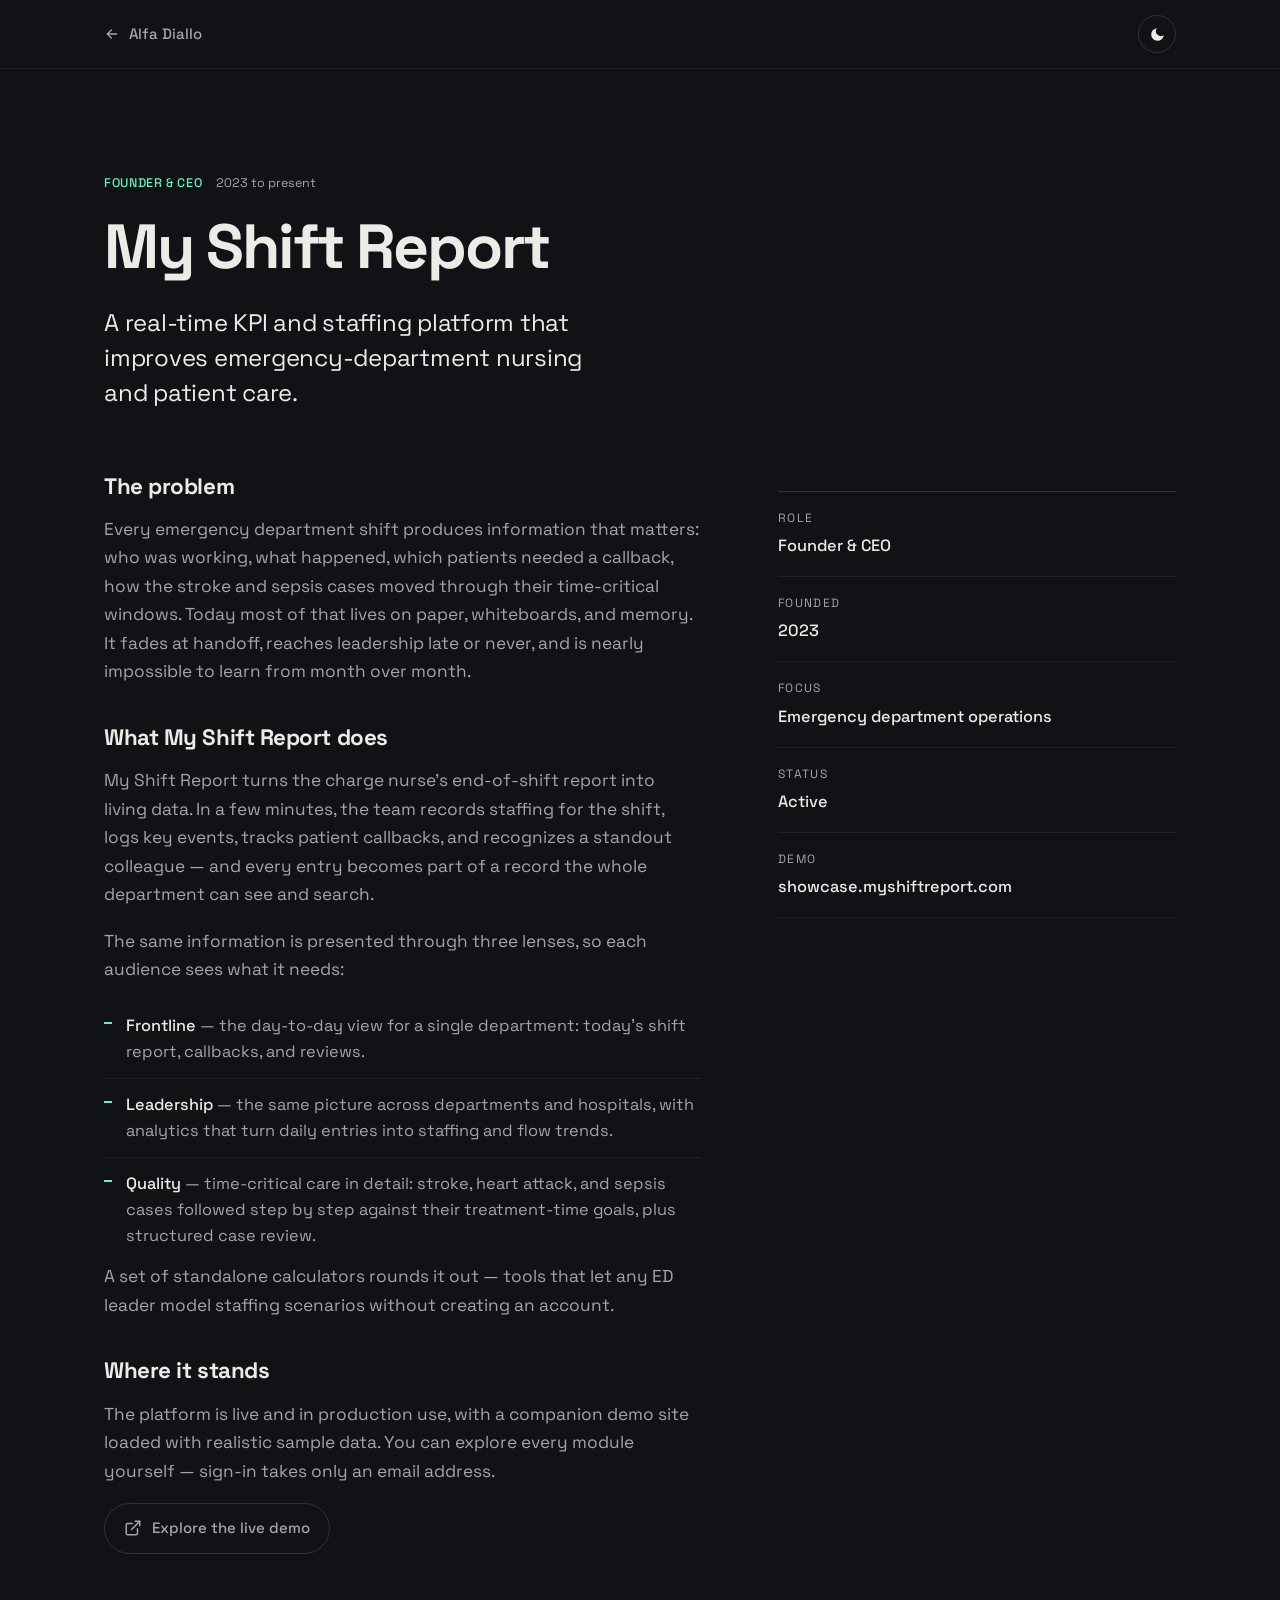
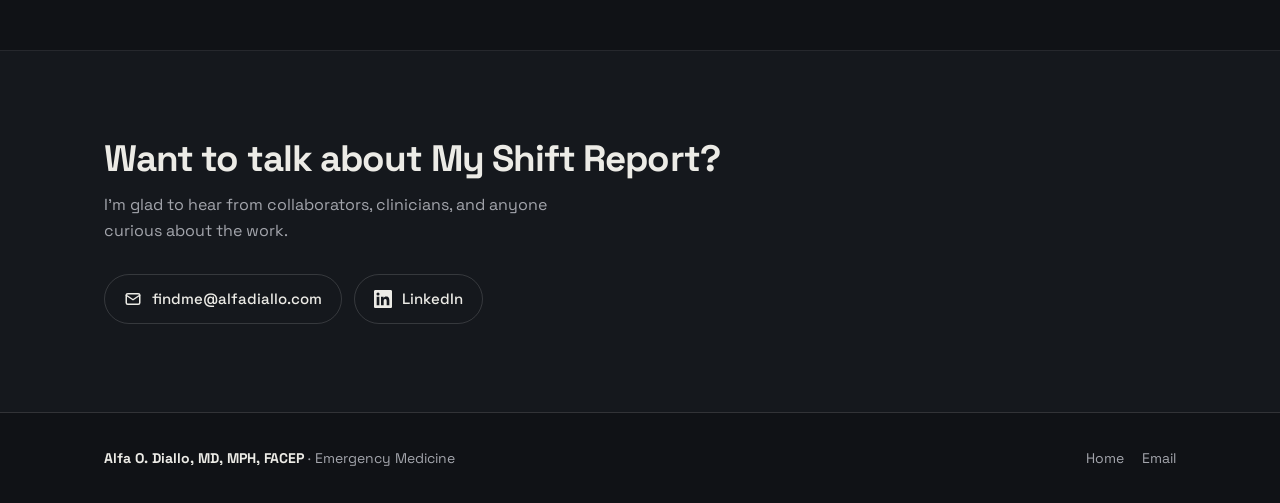
<file: my-shift-report.html>
<!DOCTYPE html>
<html lang="en">
<head>
<meta charset="utf-8">
<meta name="viewport" content="width=device-width, initial-scale=1">
<title>My Shift Report &middot; Alfa O. Diallo, MD</title>
<meta name="description" content="A real-time KPI and staffing platform that improves emergency-department nursing and patient care.">

<!-- Unlisted page: shareable by direct link, kept out of search results. -->
<meta name="robots" content="noindex, nofollow">

<meta property="og:type" content="website">
<meta property="og:title" content="My Shift Report &middot; Alfa O. Diallo, MD">
<meta property="og:description" content="A real-time KPI and staffing platform that improves emergency-department nursing and patient care.">
<meta property="og:image" content="https://www.alfadiallo.com/og-image.jpg">
<meta name="twitter:card" content="summary_large_image">
<meta name="twitter:title" content="My Shift Report &middot; Alfa O. Diallo, MD">
<meta name="twitter:description" content="A real-time KPI and staffing platform that improves emergency-department nursing and patient care.">
<meta name="twitter:image" content="https://www.alfadiallo.com/og-image.jpg">
<meta name="theme-color" content="#101216">

<link rel="icon" href="data:image/svg+xml,%3Csvg%20xmlns='http://www.w3.org/2000/svg'%20viewBox='0%200%2032%2032'%3E%3Cpath%20d='M2%2020.4Q2%2013.6%206.6%207.8Q11.2%202.1%2016.8%202.1Q18.4%202.1%2019.5%202.6Q20.6%203.2%2021.1%204.3Q21.7%205.3%2021.9%206.1Q22.2%207%2022.3%208.2Q22.9%204.8%2023.6%203.5Q24.3%202.1%2025.8%202.1Q27.3%202.1%2027.3%203.6Q27.3%204.5%2026%208.6Q24.7%2012.8%2023.7%2015.3Q21.7%2019.6%2021.7%2022.4Q21.7%2024.2%2022.5%2025Q23.4%2025.7%2024.5%2025.7Q27.4%2025.7%2029.1%2021.5Q29.4%2020.9%2029.7%2021.1Q30%2021.4%2030%2021.9Q30%2023.7%2027.8%2026.8Q25.6%2029.9%2022.4%2029.9Q18.4%2029.9%2018.4%2024.8Q18.4%2024.7%2018.4%2024.5Q18.4%2024.3%2018.4%2024.3H18.4Q14.8%2029.9%209.9%2029.9Q6.3%2029.9%204.1%2027.3Q2%2024.7%202%2020.4ZM5.8%2022.1Q5.8%2028.3%2010.3%2028.3Q13%2028.3%2015.1%2026.2Q17.3%2024.1%2018.6%2021Q19.8%2017.9%2020.5%2014.8Q21.2%2011.8%2021.2%209.6Q21.2%203.3%2016.6%203.3Q14.1%203.3%2011.9%205.3Q9.8%207.3%208.5%2010.4Q7.2%2013.4%206.5%2016.5Q5.8%2019.6%205.8%2022.1Z'%20fill='%23000'/%3E%3C/svg%3E">

<link rel="preconnect" href="https://fonts.googleapis.com">
<link rel="preconnect" href="https://fonts.gstatic.com" crossorigin>
<link href="https://fonts.googleapis.com/css2?family=Space+Grotesk:wght@400;500;700&display=swap" rel="stylesheet">
<link rel="stylesheet" href="styles.css">
</head>
<body>

<header class="page-nav">
  <div class="wrap">
    <a class="back" href="/">
      <svg viewBox="0 0 24 24" fill="none" stroke="currentColor" stroke-width="2" stroke-linecap="round" stroke-linejoin="round"><path d="M19 12H5M11 18l-6-6 6-6"/></svg>
      Alfa Diallo
    </a>
    <button class="theme-toggle" id="themeToggle" type="button" aria-label="Switch color theme">
      <svg class="sun" viewBox="0 0 24 24" fill="none" stroke="currentColor" stroke-width="2" stroke-linecap="round"><circle cx="12" cy="12" r="4"/><path d="M12 2v2M12 20v2M4.9 4.9l1.4 1.4M17.7 17.7l1.4 1.4M2 12h2M20 12h2M4.9 19.1l1.4-1.4M17.7 6.3l1.4-1.4"/></svg>
      <svg class="moon" viewBox="0 0 24 24" fill="currentColor" style="display:none"><path d="M21 12.8A9 9 0 1 1 11.2 3a7 7 0 0 0 9.8 9.8z"/></svg>
    </button>
  </div>
</header>

<main>
  <section class="v-head">
    <div class="wrap">
      <div class="meta">
        <span class="v-role">Founder &amp; CEO</span>
        <span class="v-year">2023 to present</span>
      </div>
      <h1>My Shift Report</h1>
      <p class="lede">A real-time KPI and staffing platform that improves emergency-department nursing and patient care.</p>
    </div>
  </section>

  <section class="v-body">
    <div class="wrap">
      <div class="v-grid">
        <div class="v-prose">
          <h2>The problem</h2>
          <p>Every emergency department shift produces information that matters: who was working, what happened, which patients needed a callback, how the stroke and sepsis cases moved through their time-critical windows. Today most of that lives on paper, whiteboards, and memory. It fades at handoff, reaches leadership late or never, and is nearly impossible to learn from month over month.</p>

          <h2>What My Shift Report does</h2>
          <p>My Shift Report turns the charge nurse's end-of-shift report into living data. In a few minutes, the team records staffing for the shift, logs key events, tracks patient callbacks, and recognizes a standout colleague &mdash; and every entry becomes part of a record the whole department can see and search.</p>
          <p>The same information is presented through three lenses, so each audience sees what it needs:</p>
          <ul>
            <li><strong>Frontline</strong> &mdash; the day-to-day view for a single department: today's shift report, callbacks, and reviews.</li>
            <li><strong>Leadership</strong> &mdash; the same picture across departments and hospitals, with analytics that turn daily entries into staffing and flow trends.</li>
            <li><strong>Quality</strong> &mdash; time-critical care in detail: stroke, heart attack, and sepsis cases followed step by step against their treatment-time goals, plus structured case review.</li>
          </ul>
          <p>A set of standalone calculators rounds it out &mdash; tools that let any ED leader model staffing scenarios without creating an account.</p>

          <h2>Where it stands</h2>
          <p>The platform is live and in production use, with a companion demo site loaded with realistic sample data. You can explore every module yourself &mdash; sign-in takes only an email address.</p>
          <p><a class="social" href="https://showcase.myshiftreport.com" target="_blank" rel="noopener"><svg viewBox="0 0 24 24" fill="none" stroke="currentColor" stroke-width="2" stroke-linecap="round" stroke-linejoin="round"><path d="M18 13v6a2 2 0 0 1-2 2H5a2 2 0 0 1-2-2V8a2 2 0 0 1 2-2h6"/><path d="M15 3h6v6"/><path d="M10 14 21 3"/></svg>Explore the live demo</a></p>
        </div>
        <dl class="v-facts">
          <div><dt>Role</dt><dd>Founder &amp; CEO</dd></div>
          <div><dt>Founded</dt><dd>2023</dd></div>
          <div><dt>Focus</dt><dd>Emergency department operations</dd></div>
          <div><dt>Status</dt><dd>Active</dd></div>
          <div><dt>Demo</dt><dd><a href="https://showcase.myshiftreport.com" target="_blank" rel="noopener">showcase.myshiftreport.com</a></dd></div>
        </dl>
      </div>
    </div>
  </section>

  <section class="v-cta">
    <div class="wrap">
      <h2>Want to talk about My Shift Report?</h2>
      <p>I'm glad to hear from collaborators, clinicians, and anyone curious about the work.</p>
      <div class="links">
        <a class="social" href="mailto:findme@alfadiallo.com"><svg viewBox="0 0 24 24" fill="none" stroke="currentColor" stroke-width="2" stroke-linecap="round" stroke-linejoin="round"><rect x="3" y="5" width="18" height="14" rx="2"/><path d="m3 7 9 6 9-6"/></svg>findme@alfadiallo.com</a>
        <a class="social" href="https://www.linkedin.com/in/alfadiallo/" target="_blank" rel="noopener"><svg viewBox="0 0 24 24" fill="currentColor"><path d="M20.45 20.45h-3.56v-5.57c0-1.33-.02-3.04-1.85-3.04-1.85 0-2.14 1.45-2.14 2.94v5.67H9.34V9h3.42v1.56h.05c.48-.9 1.64-1.85 3.37-1.85 3.6 0 4.27 2.37 4.27 5.46v6.28zM5.34 7.43a2.06 2.06 0 1 1 0-4.13 2.06 2.06 0 0 1 0 4.13zM7.12 20.45H3.56V9h3.56v11.45zM22.22 0H1.77C.79 0 0 .77 0 1.72v20.55C0 23.23.79 24 1.77 24h20.45c.98 0 1.78-.77 1.78-1.73V1.72C24 .77 23.2 0 22.22 0z"/></svg>LinkedIn</a>
      </div>
    </div>
  </section>
</main>

<footer class="foot">
  <div class="wrap">
    <div class="cred"><strong>Alfa O. Diallo, MD, MPH, FACEP</strong> &middot; Emergency Medicine</div>
    <div class="mini">
      <a href="/">Home</a>
      <a href="mailto:findme@alfadiallo.com">Email</a>
    </div>
  </div>
</footer>

<script>
/* Theme toggle. Dark is the default; light only when the visitor opts in.
   Kept inline so every page works with zero extra requests. */
(function () {
  var root = document.documentElement;
  try { var s = localStorage.getItem('theme'); if (s) root.setAttribute('data-theme', s); } catch (e) {}
  function current() { return root.getAttribute('data-theme') || 'dark'; }
  function paint() {
    var dark = current() === 'dark';
    var sun = document.querySelector('.theme-toggle .sun');
    var moon = document.querySelector('.theme-toggle .moon');
    if (sun && moon) { sun.style.display = dark ? 'none' : 'block'; moon.style.display = dark ? 'block' : 'none'; }
    var meta = document.querySelector('meta[name="theme-color"]');
    if (meta) meta.setAttribute('content', dark ? '#101216' : '#f6f4ef');
  }
  paint();
  var btn = document.getElementById('themeToggle');
  if (btn) btn.addEventListener('click', function () {
    var next = current() === 'dark' ? 'light' : 'dark';
    root.setAttribute('data-theme', next);
    try { localStorage.setItem('theme', next); } catch (e) {}
    paint();
  });
})();
</script>
</body>
</html>
</file>
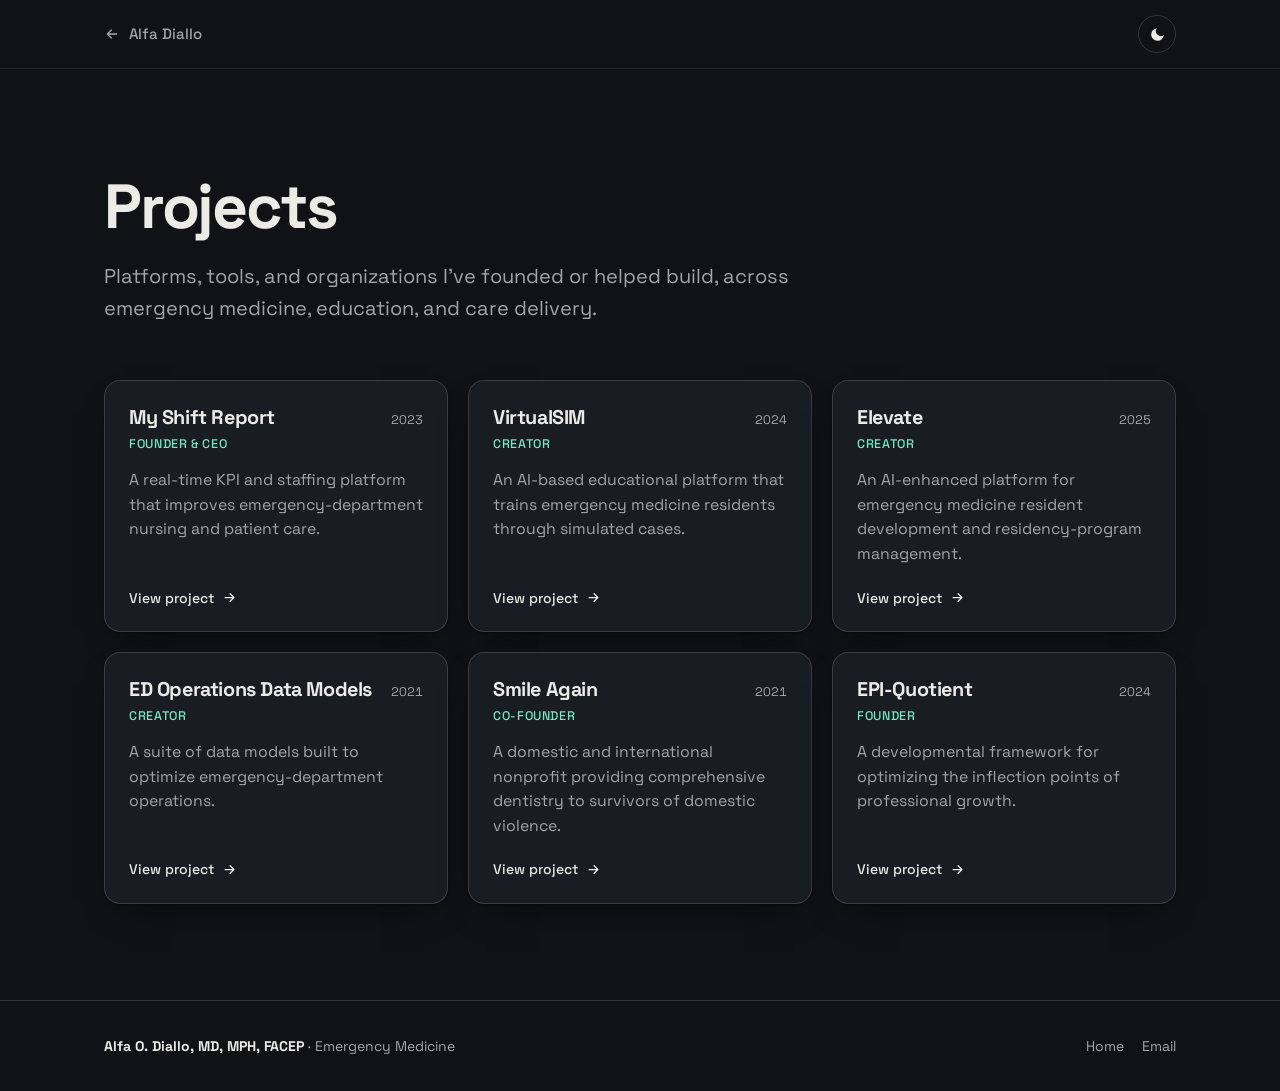
<file: projects.html>
<!DOCTYPE html>
<html lang="en">
<head>
<meta charset="utf-8">
<meta name="viewport" content="width=device-width, initial-scale=1">
<title>Projects &middot; Alfa O. Diallo, MD</title>
<meta name="description" content="Platforms, tools, and organizations founded or built by Alfa O. Diallo, MD, MPH, FACEP.">

<!-- Unlisted page: shareable by direct link, kept out of search results. -->
<meta name="robots" content="noindex, nofollow">

<meta property="og:type" content="website">
<meta property="og:title" content="Projects &middot; Alfa O. Diallo, MD">
<meta property="og:description" content="Platforms, tools, and organizations founded or built by Alfa O. Diallo, MD, MPH, FACEP.">
<meta property="og:image" content="https://www.alfadiallo.com/og-image.jpg">
<meta name="twitter:card" content="summary_large_image">
<meta name="twitter:title" content="Projects &middot; Alfa O. Diallo, MD">
<meta name="twitter:description" content="Platforms, tools, and organizations founded or built by Alfa O. Diallo, MD, MPH, FACEP.">
<meta name="twitter:image" content="https://www.alfadiallo.com/og-image.jpg">
<meta name="theme-color" content="#101216">

<link rel="icon" href="data:image/svg+xml,%3Csvg%20xmlns='http://www.w3.org/2000/svg'%20viewBox='0%200%2032%2032'%3E%3Cpath%20d='M2%2020.4Q2%2013.6%206.6%207.8Q11.2%202.1%2016.8%202.1Q18.4%202.1%2019.5%202.6Q20.6%203.2%2021.1%204.3Q21.7%205.3%2021.9%206.1Q22.2%207%2022.3%208.2Q22.9%204.8%2023.6%203.5Q24.3%202.1%2025.8%202.1Q27.3%202.1%2027.3%203.6Q27.3%204.5%2026%208.6Q24.7%2012.8%2023.7%2015.3Q21.7%2019.6%2021.7%2022.4Q21.7%2024.2%2022.5%2025Q23.4%2025.7%2024.5%2025.7Q27.4%2025.7%2029.1%2021.5Q29.4%2020.9%2029.7%2021.1Q30%2021.4%2030%2021.9Q30%2023.7%2027.8%2026.8Q25.6%2029.9%2022.4%2029.9Q18.4%2029.9%2018.4%2024.8Q18.4%2024.7%2018.4%2024.5Q18.4%2024.3%2018.4%2024.3H18.4Q14.8%2029.9%209.9%2029.9Q6.3%2029.9%204.1%2027.3Q2%2024.7%202%2020.4ZM5.8%2022.1Q5.8%2028.3%2010.3%2028.3Q13%2028.3%2015.1%2026.2Q17.3%2024.1%2018.6%2021Q19.8%2017.9%2020.5%2014.8Q21.2%2011.8%2021.2%209.6Q21.2%203.3%2016.6%203.3Q14.1%203.3%2011.9%205.3Q9.8%207.3%208.5%2010.4Q7.2%2013.4%206.5%2016.5Q5.8%2019.6%205.8%2022.1Z'%20fill='%23000'/%3E%3C/svg%3E">

<link rel="preconnect" href="https://fonts.googleapis.com">
<link rel="preconnect" href="https://fonts.gstatic.com" crossorigin>
<link href="https://fonts.googleapis.com/css2?family=Space+Grotesk:wght@400;500;700&display=swap" rel="stylesheet">
<link rel="stylesheet" href="styles.css">
</head>
<body>

<header class="page-nav">
  <div class="wrap">
    <a class="back" href="/">
      <svg viewBox="0 0 24 24" fill="none" stroke="currentColor" stroke-width="2" stroke-linecap="round" stroke-linejoin="round"><path d="M19 12H5M11 18l-6-6 6-6"/></svg>
      Alfa Diallo
    </a>
    <button class="theme-toggle" id="themeToggle" type="button" aria-label="Switch color theme">
      <svg class="sun" viewBox="0 0 24 24" fill="none" stroke="currentColor" stroke-width="2" stroke-linecap="round"><circle cx="12" cy="12" r="4"/><path d="M12 2v2M12 20v2M4.9 4.9l1.4 1.4M17.7 17.7l1.4 1.4M2 12h2M20 12h2M4.9 19.1l1.4-1.4M17.7 6.3l1.4-1.4"/></svg>
      <svg class="moon" viewBox="0 0 24 24" fill="currentColor" style="display:none"><path d="M21 12.8A9 9 0 1 1 11.2 3a7 7 0 0 0 9.8 9.8z"/></svg>
    </button>
  </div>
</header>

<main>
  <section class="p-head">
    <div class="wrap">
      <h1>Projects</h1>
      <p class="lede">Platforms, tools, and organizations I've founded or helped build, across emergency medicine, education, and care delivery.</p>
    </div>
  </section>

  <section>
    <div class="wrap">
      <div class="p-grid">

        <a class="p-card" href="/my-shift-report">
          <div class="top"><h2>My Shift Report</h2><span class="yr">2023</span></div>
          <span class="role">Founder &amp; CEO</span>
          <p>A real-time KPI and staffing platform that improves emergency-department nursing and patient care.</p>
          <span class="go">View project
            <svg viewBox="0 0 24 24" fill="none" stroke="currentColor" stroke-width="2" stroke-linecap="round" stroke-linejoin="round"><path d="M5 12h14M13 6l6 6-6 6"/></svg>
          </span>
        </a>

        <a class="p-card" href="/virtualsim">
          <div class="top"><h2>VirtualSIM</h2><span class="yr">2024</span></div>
          <span class="role">Creator</span>
          <p>An AI-based educational platform that trains emergency medicine residents through simulated cases.</p>
          <span class="go">View project
            <svg viewBox="0 0 24 24" fill="none" stroke="currentColor" stroke-width="2" stroke-linecap="round" stroke-linejoin="round"><path d="M5 12h14M13 6l6 6-6 6"/></svg>
          </span>
        </a>

        <a class="p-card" href="/elevate">
          <div class="top"><h2>Elevate</h2><span class="yr">2025</span></div>
          <span class="role">Creator</span>
          <p>An AI-enhanced platform for emergency medicine resident development and residency-program management.</p>
          <span class="go">View project
            <svg viewBox="0 0 24 24" fill="none" stroke="currentColor" stroke-width="2" stroke-linecap="round" stroke-linejoin="round"><path d="M5 12h14M13 6l6 6-6 6"/></svg>
          </span>
        </a>

        <a class="p-card" href="/ed-operations-data-models">
          <div class="top"><h2>ED Operations Data Models</h2><span class="yr">2021</span></div>
          <span class="role">Creator</span>
          <p>A suite of data models built to optimize emergency-department operations.</p>
          <span class="go">View project
            <svg viewBox="0 0 24 24" fill="none" stroke="currentColor" stroke-width="2" stroke-linecap="round" stroke-linejoin="round"><path d="M5 12h14M13 6l6 6-6 6"/></svg>
          </span>
        </a>

        <a class="p-card" href="/smile-again">
          <div class="top"><h2>Smile Again</h2><span class="yr">2021</span></div>
          <span class="role">Co-founder</span>
          <p>A domestic and international nonprofit providing comprehensive dentistry to survivors of domestic violence.</p>
          <span class="go">View project
            <svg viewBox="0 0 24 24" fill="none" stroke="currentColor" stroke-width="2" stroke-linecap="round" stroke-linejoin="round"><path d="M5 12h14M13 6l6 6-6 6"/></svg>
          </span>
        </a>

        <a class="p-card" href="/epi-quotient">
          <div class="top"><h2>EPI-Quotient</h2><span class="yr">2024</span></div>
          <span class="role">Founder</span>
          <p>A developmental framework for optimizing the inflection points of professional growth.</p>
          <span class="go">View project
            <svg viewBox="0 0 24 24" fill="none" stroke="currentColor" stroke-width="2" stroke-linecap="round" stroke-linejoin="round"><path d="M5 12h14M13 6l6 6-6 6"/></svg>
          </span>
        </a>

      </div>
    </div>
  </section>
</main>

<footer class="foot">
  <div class="wrap">
    <div class="cred"><strong>Alfa O. Diallo, MD, MPH, FACEP</strong> &middot; Emergency Medicine</div>
    <div class="mini">
      <a href="/">Home</a>
      <a href="mailto:findme@alfadiallo.com">Email</a>
    </div>
  </div>
</footer>

<script>
/* Theme toggle. Dark is the default; light only when the visitor opts in.
   Kept inline so every page works with zero extra requests. */
(function () {
  var root = document.documentElement;
  try { var s = localStorage.getItem('theme'); if (s) root.setAttribute('data-theme', s); } catch (e) {}
  function current() { return root.getAttribute('data-theme') || 'dark'; }
  function paint() {
    var dark = current() === 'dark';
    var sun = document.querySelector('.theme-toggle .sun');
    var moon = document.querySelector('.theme-toggle .moon');
    if (sun && moon) { sun.style.display = dark ? 'none' : 'block'; moon.style.display = dark ? 'block' : 'none'; }
    var meta = document.querySelector('meta[name="theme-color"]');
    if (meta) meta.setAttribute('content', dark ? '#101216' : '#f6f4ef');
  }
  paint();
  var btn = document.getElementById('themeToggle');
  if (btn) btn.addEventListener('click', function () {
    var next = current() === 'dark' ? 'light' : 'dark';
    root.setAttribute('data-theme', next);
    try { localStorage.setItem('theme', next); } catch (e) {}
    paint();
  });
})();
</script>
</body>
</html>
</file>
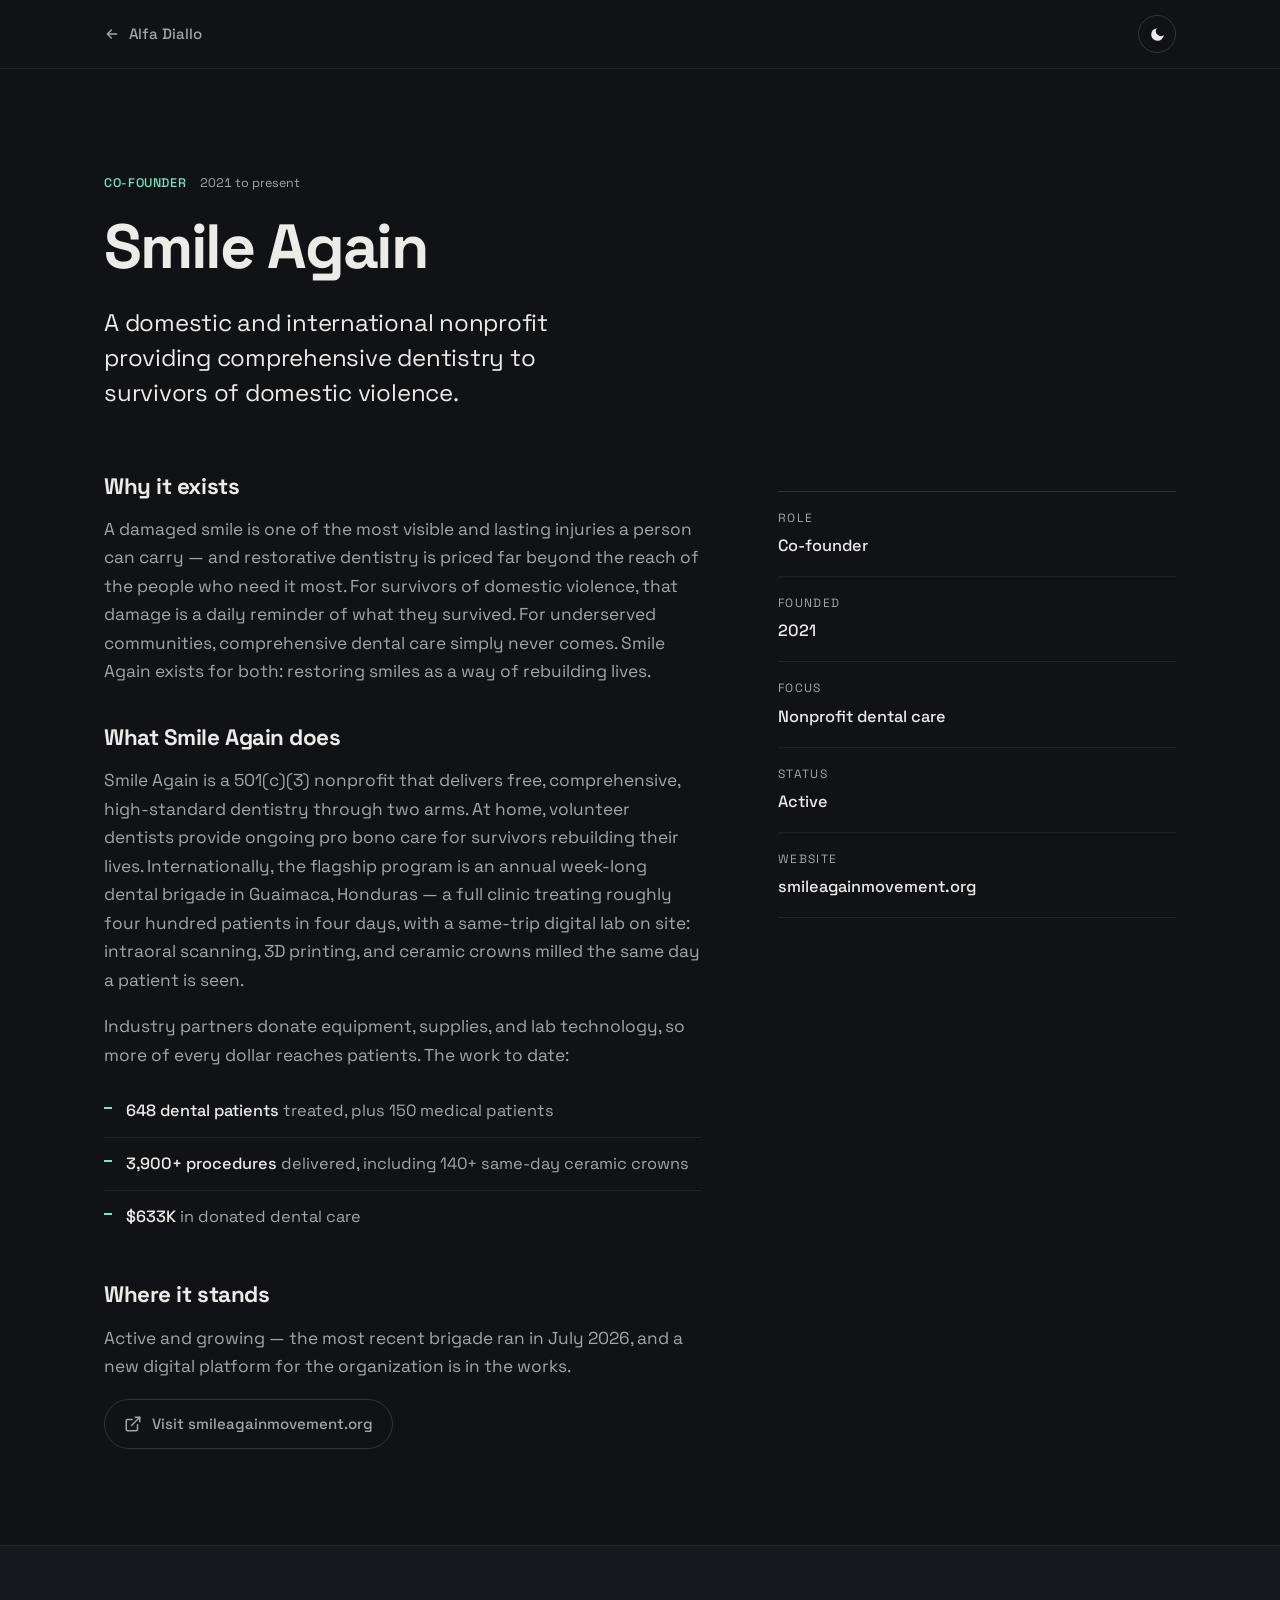
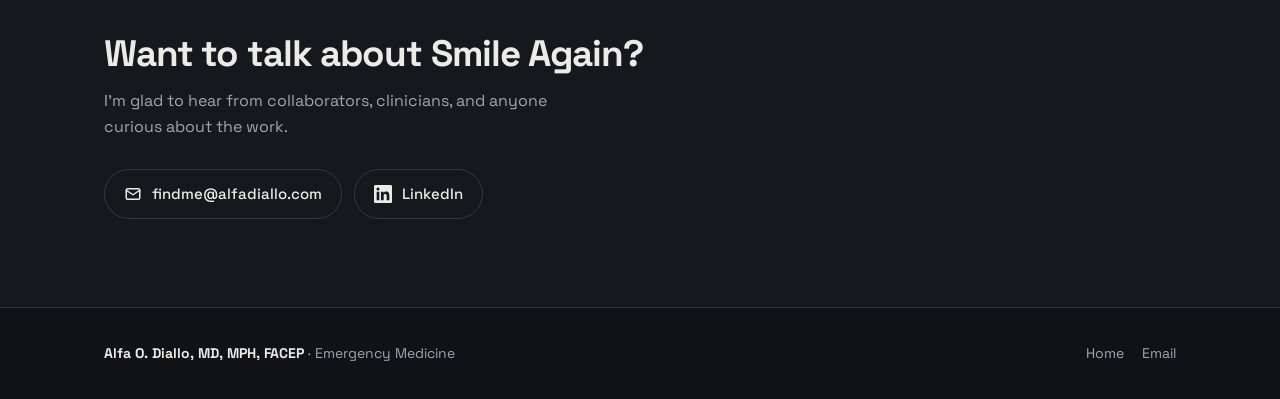
<file: smile-again.html>
<!DOCTYPE html>
<html lang="en">
<head>
<meta charset="utf-8">
<meta name="viewport" content="width=device-width, initial-scale=1">
<title>Smile Again &middot; Alfa O. Diallo, MD</title>
<meta name="description" content="A domestic and international nonprofit providing comprehensive dentistry to survivors of domestic violence.">

<!-- Unlisted page: shareable by direct link, kept out of search results. -->
<meta name="robots" content="noindex, nofollow">

<meta property="og:type" content="website">
<meta property="og:title" content="Smile Again &middot; Alfa O. Diallo, MD">
<meta property="og:description" content="A domestic and international nonprofit providing comprehensive dentistry to survivors of domestic violence.">
<meta property="og:image" content="https://www.alfadiallo.com/og-image.jpg">
<meta name="twitter:card" content="summary_large_image">
<meta name="twitter:title" content="Smile Again &middot; Alfa O. Diallo, MD">
<meta name="twitter:description" content="A domestic and international nonprofit providing comprehensive dentistry to survivors of domestic violence.">
<meta name="twitter:image" content="https://www.alfadiallo.com/og-image.jpg">
<meta name="theme-color" content="#101216">

<link rel="icon" href="data:image/svg+xml,%3Csvg%20xmlns='http://www.w3.org/2000/svg'%20viewBox='0%200%2032%2032'%3E%3Cpath%20d='M2%2020.4Q2%2013.6%206.6%207.8Q11.2%202.1%2016.8%202.1Q18.4%202.1%2019.5%202.6Q20.6%203.2%2021.1%204.3Q21.7%205.3%2021.9%206.1Q22.2%207%2022.3%208.2Q22.9%204.8%2023.6%203.5Q24.3%202.1%2025.8%202.1Q27.3%202.1%2027.3%203.6Q27.3%204.5%2026%208.6Q24.7%2012.8%2023.7%2015.3Q21.7%2019.6%2021.7%2022.4Q21.7%2024.2%2022.5%2025Q23.4%2025.7%2024.5%2025.7Q27.4%2025.7%2029.1%2021.5Q29.4%2020.9%2029.7%2021.1Q30%2021.4%2030%2021.9Q30%2023.7%2027.8%2026.8Q25.6%2029.9%2022.4%2029.9Q18.4%2029.9%2018.4%2024.8Q18.4%2024.7%2018.4%2024.5Q18.4%2024.3%2018.4%2024.3H18.4Q14.8%2029.9%209.9%2029.9Q6.3%2029.9%204.1%2027.3Q2%2024.7%202%2020.4ZM5.8%2022.1Q5.8%2028.3%2010.3%2028.3Q13%2028.3%2015.1%2026.2Q17.3%2024.1%2018.6%2021Q19.8%2017.9%2020.5%2014.8Q21.2%2011.8%2021.2%209.6Q21.2%203.3%2016.6%203.3Q14.1%203.3%2011.9%205.3Q9.8%207.3%208.5%2010.4Q7.2%2013.4%206.5%2016.5Q5.8%2019.6%205.8%2022.1Z'%20fill='%23000'/%3E%3C/svg%3E">

<link rel="preconnect" href="https://fonts.googleapis.com">
<link rel="preconnect" href="https://fonts.gstatic.com" crossorigin>
<link href="https://fonts.googleapis.com/css2?family=Space+Grotesk:wght@400;500;700&display=swap" rel="stylesheet">
<link rel="stylesheet" href="styles.css">
</head>
<body>

<header class="page-nav">
  <div class="wrap">
    <a class="back" href="/">
      <svg viewBox="0 0 24 24" fill="none" stroke="currentColor" stroke-width="2" stroke-linecap="round" stroke-linejoin="round"><path d="M19 12H5M11 18l-6-6 6-6"/></svg>
      Alfa Diallo
    </a>
    <button class="theme-toggle" id="themeToggle" type="button" aria-label="Switch color theme">
      <svg class="sun" viewBox="0 0 24 24" fill="none" stroke="currentColor" stroke-width="2" stroke-linecap="round"><circle cx="12" cy="12" r="4"/><path d="M12 2v2M12 20v2M4.9 4.9l1.4 1.4M17.7 17.7l1.4 1.4M2 12h2M20 12h2M4.9 19.1l1.4-1.4M17.7 6.3l1.4-1.4"/></svg>
      <svg class="moon" viewBox="0 0 24 24" fill="currentColor" style="display:none"><path d="M21 12.8A9 9 0 1 1 11.2 3a7 7 0 0 0 9.8 9.8z"/></svg>
    </button>
  </div>
</header>

<main>
  <section class="v-head">
    <div class="wrap">
      <div class="meta">
        <span class="v-role">Co-founder</span>
        <span class="v-year">2021 to present</span>
      </div>
      <h1>Smile Again</h1>
      <p class="lede">A domestic and international nonprofit providing comprehensive dentistry to survivors of domestic violence.</p>
    </div>
  </section>

  <section class="v-body">
    <div class="wrap">
      <div class="v-grid">
        <div class="v-prose">
          <h2>Why it exists</h2>
          <p>A damaged smile is one of the most visible and lasting injuries a person can carry &mdash; and restorative dentistry is priced far beyond the reach of the people who need it most. For survivors of domestic violence, that damage is a daily reminder of what they survived. For underserved communities, comprehensive dental care simply never comes. Smile Again exists for both: restoring smiles as a way of rebuilding lives.</p>

          <h2>What Smile Again does</h2>
          <p>Smile Again is a 501(c)(3) nonprofit that delivers free, comprehensive, high-standard dentistry through two arms. At home, volunteer dentists provide ongoing pro bono care for survivors rebuilding their lives. Internationally, the flagship program is an annual week-long dental brigade in Guaimaca, Honduras &mdash; a full clinic treating roughly four hundred patients in four days, with a same-trip digital lab on site: intraoral scanning, 3D printing, and ceramic crowns milled the same day a patient is seen.</p>
          <p>Industry partners donate equipment, supplies, and lab technology, so more of every dollar reaches patients. The work to date:</p>
          <ul>
            <li><strong>648 dental patients</strong> treated, plus 150 medical patients</li>
            <li><strong>3,900+ procedures</strong> delivered, including 140+ same-day ceramic crowns</li>
            <li><strong>$633K</strong> in donated dental care</li>
          </ul>

          <h2>Where it stands</h2>
          <p>Active and growing &mdash; the most recent brigade ran in July 2026, and a new digital platform for the organization is in the works.</p>
          <p><a class="social" href="https://www.smileagainmovement.org" target="_blank" rel="noopener"><svg viewBox="0 0 24 24" fill="none" stroke="currentColor" stroke-width="2" stroke-linecap="round" stroke-linejoin="round"><path d="M18 13v6a2 2 0 0 1-2 2H5a2 2 0 0 1-2-2V8a2 2 0 0 1 2-2h6"/><path d="M15 3h6v6"/><path d="M10 14 21 3"/></svg>Visit smileagainmovement.org</a></p>
        </div>
        <dl class="v-facts">
          <div><dt>Role</dt><dd>Co-founder</dd></div>
          <div><dt>Founded</dt><dd>2021</dd></div>
          <div><dt>Focus</dt><dd>Nonprofit dental care</dd></div>
          <div><dt>Status</dt><dd>Active</dd></div>
          <div><dt>Website</dt><dd><a href="https://www.smileagainmovement.org" target="_blank" rel="noopener">smileagainmovement.org</a></dd></div>
        </dl>
      </div>
    </div>
  </section>

  <section class="v-cta">
    <div class="wrap">
      <h2>Want to talk about Smile Again?</h2>
      <p>I'm glad to hear from collaborators, clinicians, and anyone curious about the work.</p>
      <div class="links">
        <a class="social" href="mailto:findme@alfadiallo.com"><svg viewBox="0 0 24 24" fill="none" stroke="currentColor" stroke-width="2" stroke-linecap="round" stroke-linejoin="round"><rect x="3" y="5" width="18" height="14" rx="2"/><path d="m3 7 9 6 9-6"/></svg>findme@alfadiallo.com</a>
        <a class="social" href="https://www.linkedin.com/in/alfadiallo/" target="_blank" rel="noopener"><svg viewBox="0 0 24 24" fill="currentColor"><path d="M20.45 20.45h-3.56v-5.57c0-1.33-.02-3.04-1.85-3.04-1.85 0-2.14 1.45-2.14 2.94v5.67H9.34V9h3.42v1.56h.05c.48-.9 1.64-1.85 3.37-1.85 3.6 0 4.27 2.37 4.27 5.46v6.28zM5.34 7.43a2.06 2.06 0 1 1 0-4.13 2.06 2.06 0 0 1 0 4.13zM7.12 20.45H3.56V9h3.56v11.45zM22.22 0H1.77C.79 0 0 .77 0 1.72v20.55C0 23.23.79 24 1.77 24h20.45c.98 0 1.78-.77 1.78-1.73V1.72C24 .77 23.2 0 22.22 0z"/></svg>LinkedIn</a>
      </div>
    </div>
  </section>
</main>

<footer class="foot">
  <div class="wrap">
    <div class="cred"><strong>Alfa O. Diallo, MD, MPH, FACEP</strong> &middot; Emergency Medicine</div>
    <div class="mini">
      <a href="/">Home</a>
      <a href="mailto:findme@alfadiallo.com">Email</a>
    </div>
  </div>
</footer>

<script>
/* Theme toggle. Dark is the default; light only when the visitor opts in.
   Kept inline so every page works with zero extra requests. */
(function () {
  var root = document.documentElement;
  try { var s = localStorage.getItem('theme'); if (s) root.setAttribute('data-theme', s); } catch (e) {}
  function current() { return root.getAttribute('data-theme') || 'dark'; }
  function paint() {
    var dark = current() === 'dark';
    var sun = document.querySelector('.theme-toggle .sun');
    var moon = document.querySelector('.theme-toggle .moon');
    if (sun && moon) { sun.style.display = dark ? 'none' : 'block'; moon.style.display = dark ? 'block' : 'none'; }
    var meta = document.querySelector('meta[name="theme-color"]');
    if (meta) meta.setAttribute('content', dark ? '#101216' : '#f6f4ef');
  }
  paint();
  var btn = document.getElementById('themeToggle');
  if (btn) btn.addEventListener('click', function () {
    var next = current() === 'dark' ? 'light' : 'dark';
    root.setAttribute('data-theme', next);
    try { localStorage.setItem('theme', next); } catch (e) {}
    paint();
  });
})();
</script>
</body>
</html>
</file>
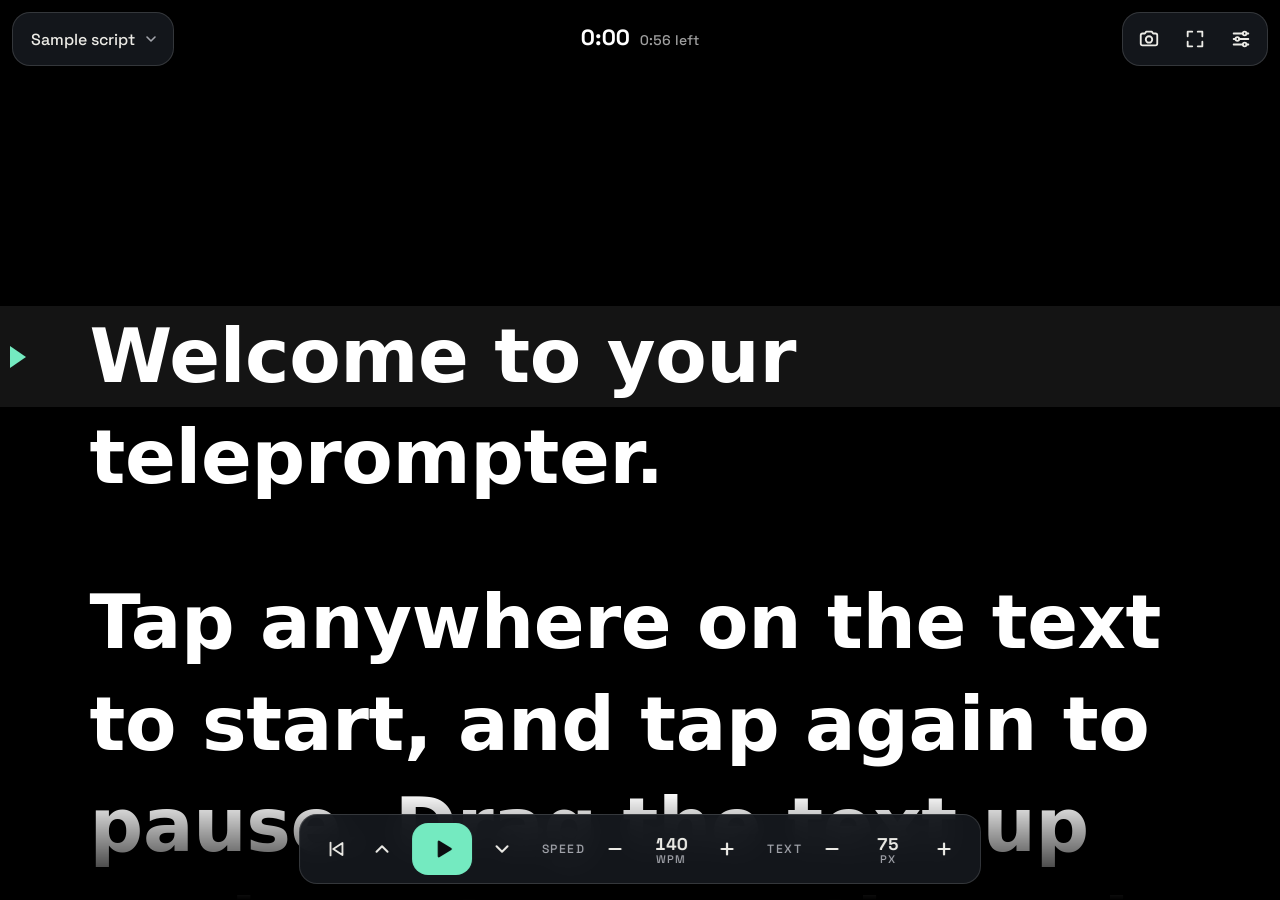
<file: teleprompter.html>
<!DOCTYPE html>
<html lang="en">
<head>
<meta charset="utf-8">
<meta name="viewport" content="width=device-width, initial-scale=1, viewport-fit=cover">
<title>Teleprompter &middot; Alfa O. Diallo, MD</title>
<meta name="description" content="A browser teleprompter that reads scripts from a Google Sheet.">

<!-- Unlisted page: a personal tool, kept out of search results and the sitemap. -->
<meta name="robots" content="noindex, nofollow">

<!-- "Add to Home Screen" on iPad opens this full screen, without the Safari bars. -->
<meta name="apple-mobile-web-app-capable" content="yes">
<meta name="mobile-web-app-capable" content="yes">
<meta name="apple-mobile-web-app-status-bar-style" content="black-translucent">
<meta name="apple-mobile-web-app-title" content="Prompter">
<meta name="theme-color" content="#000000">

<!-- Installable app ("Prompter"). These files are named prompter-* so the PIN
     gate (middleware.js, which only guards teleprompter*) never blocks them;
     they hold nothing private. -->
<link rel="manifest" href="/prompter.webmanifest">
<link rel="apple-touch-icon" href="/prompter-icon-180.png">

<link rel="icon" href="data:image/svg+xml,%3Csvg%20xmlns='http://www.w3.org/2000/svg'%20viewBox='0%200%2032%2032'%3E%3Cpath%20d='M2%2020.4Q2%2013.6%206.6%207.8Q11.2%202.1%2016.8%202.1Q18.4%202.1%2019.5%202.6Q20.6%203.2%2021.1%204.3Q21.7%205.3%2021.9%206.1Q22.2%207%2022.3%208.2Q22.9%204.8%2023.6%203.5Q24.3%202.1%2025.8%202.1Q27.3%202.1%2027.3%203.6Q27.3%204.5%2026%208.6Q24.7%2012.8%2023.7%2015.3Q21.7%2019.6%2021.7%2022.4Q21.7%2024.2%2022.5%2025Q23.4%2025.7%2024.5%2025.7Q27.4%2025.7%2029.1%2021.5Q29.4%2020.9%2029.7%2021.1Q30%2021.4%2030%2021.9Q30%2023.7%2027.8%2026.8Q25.6%2029.9%2022.4%2029.9Q18.4%2029.9%2018.4%2024.8Q18.4%2024.7%2018.4%2024.5Q18.4%2024.3%2018.4%2024.3H18.4Q14.8%2029.9%209.9%2029.9Q6.3%2029.9%204.1%2027.3Q2%2024.7%202%2020.4ZM5.8%2022.1Q5.8%2028.3%2010.3%2028.3Q13%2028.3%2015.1%2026.2Q17.3%2024.1%2018.6%2021Q19.8%2017.9%2020.5%2014.8Q21.2%2011.8%2021.2%209.6Q21.2%203.3%2016.6%203.3Q14.1%203.3%2011.9%205.3Q9.8%207.3%208.5%2010.4Q7.2%2013.4%206.5%2016.5Q5.8%2019.6%205.8%2022.1Z'%20fill='%23000'/%3E%3C/svg%3E">

<link rel="preconnect" href="https://fonts.googleapis.com">
<link rel="preconnect" href="https://fonts.gstatic.com" crossorigin>
<link href="https://fonts.googleapis.com/css2?family=Space+Grotesk:wght@400;500;700&display=swap" rel="stylesheet">

<style>
/* ==========================================================================
   Teleprompter. Self-contained on purpose: it shares the site's mint accent
   and typeface for the controls, but none of styles.css.

   Two layers:
     #stage  - the script, guide and timer. This is what the reader looks at,
               so "Mirror" and "Flip" transform this layer and nothing else.
     .chrome - the controls. Never mirrored: the operator touches the iPad
               directly. Fades out while the script is rolling.
   ========================================================================== */
*, *::before, *::after { box-sizing: border-box; }
[hidden] { display: none !important; }

:root {
  /* What the reader sees. Pure black/white: grey bleeds through prompter glass. */
  --bg: #000;
  --fg: #fff;
  --cue: #74eac0;
  --band: rgba(255,255,255,.08);

  /* Controls: the site's dark palette. */
  --ui: rgba(21,24,29,.94);
  --ui-solid: #15181d;
  --ui-2: #23272f;
  --ui-ink: #ecebe6;
  --ui-soft: #a3a5ac;
  --ui-line: rgba(255,255,255,.14);
  --accent: #74eac0;
  --on-accent: #0b0d10;
  --warn: #ffb4a2;

  /* Set from JS (settings). */
  --size: 64px;
  --lh: 1.35;
  --width: 86%;

  --guide: 34dvh;              /* where the reading line sits, from the top */
  --font-ui: "Space Grotesk", ui-sans-serif, system-ui, -apple-system, "Segoe UI", Roboto, Helvetica, Arial, sans-serif;
  --font-read: ui-sans-serif, system-ui, -apple-system, "Segoe UI", Roboto, Helvetica, Arial, sans-serif;
}
html.invert {
  --bg: #fff;
  --fg: #000;
  --cue: #0b6e4f;
  --band: rgba(0,0,0,.07);
}

html, body { height: 100%; }
body {
  margin: 0;
  position: fixed; inset: 0;
  overflow: hidden;
  overscroll-behavior: none;
  background: var(--bg);
  color: var(--ui-ink);
  font-family: var(--font-ui);
  -webkit-font-smoothing: antialiased;
  -webkit-text-size-adjust: 100%;
  -webkit-tap-highlight-color: transparent;
}
button, input, select, textarea { font: inherit; color: inherit; }
button { cursor: pointer; }

/* ---------- Stage ------------------------------------------------------- */
#stage {
  position: fixed; inset: 0;
  overflow: hidden;
  background: var(--bg);
  touch-action: none;           /* we handle drag ourselves; no rubber-banding */
  user-select: none; -webkit-user-select: none;
  -webkit-touch-callout: none;
  cursor: pointer;
}
html.mirror #stage { transform: scaleX(-1); }
html.flip #stage { transform: scaleY(-1); }
html.mirror.flip #stage { transform: scale(-1, -1); }

/* Soft fade at the top and bottom edges so lines don't pop in and out. */
#stage::before, #stage::after {
  content: ""; position: absolute; left: 0; right: 0; height: 12dvh; z-index: 2; pointer-events: none;
}
#stage::before { top: 0; background: linear-gradient(var(--bg), transparent); }
#stage::after { bottom: 0; background: linear-gradient(transparent, var(--bg)); }

#track { will-change: transform; }
#script {
  /* Never under the reading-line marker, or under a phone's notch when sideways. */
  width: min(var(--width), calc(100% - 76px - env(safe-area-inset-left) - env(safe-area-inset-right)));
  margin: 0 auto;
  padding-top: var(--guide);
  font-family: var(--font-read);
  font-size: var(--size);
  line-height: var(--lh);
  font-weight: 600;
  letter-spacing: -.005em;
  color: var(--fg);
}
#text p { margin: 0 0 .85em; white-space: pre-wrap; overflow-wrap: break-word; }
#text p:last-child { margin-bottom: 0; }
.cue { color: var(--cue); font-size: .68em; font-weight: 700; letter-spacing: .08em; text-transform: uppercase; }
/* Screen cue: the Tracker's "Screen" column, above its chunk. Not read, not timed as words. */
#end { margin: 1.4em 0 0; color: var(--cue); font-size: .5em; font-weight: 700; letter-spacing: .2em; text-transform: uppercase; opacity: .8; }

/* Reading line: a faint band one line tall with a marker at the edge. */
#guide {
  position: absolute; left: 0; right: 0; top: var(--guide);
  height: calc(var(--size) * var(--lh));
  background: var(--band);
  pointer-events: none;
}
#guide::before {
  content: ""; position: absolute; left: 10px; top: 50%;
  border: solid transparent; border-width: 11px 0 11px 16px; border-left-color: var(--cue);
  transform: translateY(-50%);
}
html.no-guide #guide { display: none; }

/* Timer. Lives in the stage so it mirrors along with the script. */
#hud {
  position: absolute; z-index: 3; left: 50%; top: calc(env(safe-area-inset-top) + 16px);
  transform: translateX(-50%);
  display: flex; align-items: baseline; gap: 10px;
  padding: 7px 14px; border-radius: 999px;
  background: color-mix(in srgb, var(--bg) 72%, transparent);
  color: var(--fg);
  font-family: var(--font-ui); font-variant-numeric: tabular-nums;
  white-space: nowrap; pointer-events: none;
}
#hud b { font-size: 22px; font-weight: 700; }
#hud span { font-size: 14px; font-weight: 500; opacity: .62; }
html.no-timer #hud { display: none; }

#countdown {
  position: absolute; inset: 0; z-index: 4;
  display: grid; place-items: center;
  background: color-mix(in srgb, var(--bg) 78%, transparent);
  color: var(--cue);
  font-family: var(--font-ui); font-weight: 700; font-size: min(42vw, 42dvh); line-height: 1;
  font-variant-numeric: tabular-nums;
  pointer-events: none;
}

#progress {
  position: fixed; z-index: 5; left: 0; right: 0; bottom: 0; height: 3px;
  background: var(--accent); transform-origin: left center; transform: scaleX(0);
  pointer-events: none; opacity: .85;
}

/* ---------- Controls (chrome) ------------------------------------------ */
.chrome {
  position: fixed; z-index: 10;
  background: var(--ui);
  border: 1px solid var(--ui-line);
  border-radius: 18px;
  -webkit-backdrop-filter: blur(14px); backdrop-filter: blur(14px);
  transition: opacity .25s ease, transform .25s ease;
  /* Holding + or - must repeat, not select the number beside it (iPad). */
  user-select: none; -webkit-user-select: none; -webkit-touch-callout: none;
}
/* body.remote = this device is driving another one, so its controls stay put. */
body.playing.idle:not(.remote) .chrome { opacity: 0; pointer-events: none; }
body.playing.idle:not(.remote) .top { transform: translateY(-8px); }
body.playing.idle:not(.remote) #bar { transform: translate(-50%, 8px); }

.top { top: calc(env(safe-area-inset-top) + 12px); display: flex; align-items: center; gap: 2px; padding: 4px; }
.top.left { left: calc(env(safe-area-inset-left) + 12px); }
.top.right { right: calc(env(safe-area-inset-right) + 12px); }

.icon {
  width: 44px; height: 44px; flex: none;
  display: grid; place-items: center;
  border: 0; border-radius: 14px; background: transparent; color: var(--ui-ink);
  touch-action: manipulation;
}
.icon svg { width: 22px; height: 22px; }
.icon:hover { background: var(--ui-2); }
.icon:active { background: var(--ui-2); transform: scale(.96); }
.icon:focus-visible, .btn:focus-visible, select:focus-visible, input:focus-visible, textarea:focus-visible {
  outline: 2px solid var(--accent); outline-offset: 2px;
}
.icon.spin svg { animation: spin .8s linear infinite; }
#linkBtn { color: var(--ui-soft); }
#linkBtn.on { color: var(--accent); }
#linkBtn.wait svg { animation: pulse 1.4s ease-in-out infinite; }
@keyframes pulse { 50% { opacity: .35; } }
@keyframes spin { to { transform: rotate(360deg); } }

#pick {
  height: 44px; max-width: min(46vw, 340px);
  padding: 0 34px 0 14px;
  border: 0; border-radius: 14px;
  background: transparent url("data:image/svg+xml,%3Csvg xmlns='http://www.w3.org/2000/svg' viewBox='0 0 24 24' fill='none' stroke='%23a3a5ac' stroke-width='2.4' stroke-linecap='round' stroke-linejoin='round'%3E%3Cpath d='m6 9 6 6 6-6'/%3E%3C/svg%3E") no-repeat right 10px center / 16px;
  color: var(--ui-ink); font-size: 16px; font-weight: 500;
  appearance: none; -webkit-appearance: none;
  text-overflow: ellipsis; white-space: nowrap; overflow: hidden;
  cursor: pointer;
}
#pick option { color: #111; background: #fff; }

#bar {
  left: 50%; bottom: calc(env(safe-area-inset-bottom) + 16px);
  transform: translateX(-50%);
  display: flex; flex-wrap: wrap; align-items: center; justify-content: center;
  gap: 6px 18px; padding: 8px 14px;
  width: max-content; max-width: calc(100vw - 24px);
}
.grp { display: flex; align-items: center; gap: 2px; }
#play {
  width: 60px; height: 52px; margin: 0 6px;
  background: var(--accent); color: var(--on-accent); border-radius: 16px;
}
#play:hover, #play:active { background: var(--accent); filter: brightness(1.08); }
#play svg { width: 26px; height: 26px; }
#play .i-pause, body.playing #play .i-play { display: none; }
body.playing #play .i-pause { display: block; }

.stepper .lbl { font-size: 12px; letter-spacing: .12em; text-transform: uppercase; color: var(--ui-soft); font-weight: 500; margin-right: 6px; }
.stepper output { min-width: 64px; text-align: center; font-size: 17px; font-weight: 700; font-variant-numeric: tabular-nums; }
.stepper output small { display: block; margin-top: -3px; font-size: 11px; font-weight: 500; letter-spacing: .08em; text-transform: uppercase; color: var(--ui-soft); }

/* ---------- Settings panel --------------------------------------------- */
#scrim {
  position: fixed; inset: 0; z-index: 20; background: rgba(0,0,0,.55);
  opacity: 0; visibility: hidden; transition: opacity .25s ease, visibility 0s linear .25s;
}
#panel {
  position: fixed; z-index: 21; top: 0; right: 0; bottom: 0;
  width: min(430px, 100vw);
  padding: calc(env(safe-area-inset-top) + 8px) calc(env(safe-area-inset-right) + 22px) calc(env(safe-area-inset-bottom) + 28px) 22px;
  overflow-y: auto; -webkit-overflow-scrolling: touch; overscroll-behavior: contain;
  background: var(--ui-solid); border-left: 1px solid var(--ui-line);
  transform: translateX(100%); visibility: hidden;
  transition: transform .28s cubic-bezier(.2,.8,.2,1), visibility 0s linear .28s;
}
body.panel-open #scrim { opacity: 1; visibility: visible; transition-delay: 0s; }
body.panel-open #panel { transform: none; visibility: visible; transition-delay: 0s; }

#panel header {
  position: sticky; top: 0; z-index: 1; margin: 0 -22px; padding: 6px 12px 6px 22px;
  display: flex; align-items: center; justify-content: space-between;
  background: var(--ui-solid);
}
#panel h2 { margin: 0; font-size: 20px; letter-spacing: -.01em; }
#panel section { padding: 18px 0 20px; border-top: 1px solid var(--ui-line); }
#panel section:first-of-type { border-top: 0; padding-top: 8px; }
#panel h3 { margin: 0 0 12px; font-size: 12px; letter-spacing: .16em; text-transform: uppercase; color: var(--ui-soft); font-weight: 500; }
#panel p { margin: 10px 0 0; font-size: 14.5px; line-height: 1.5; color: var(--ui-soft); }

.field { display: block; margin-top: 14px; }
.field:first-of-type { margin-top: 0; }
.field > span { display: block; margin-bottom: 6px; font-size: 14.5px; font-weight: 500; }
.field input, .field textarea {
  width: 100%; padding: 11px 12px;
  border: 1px solid var(--ui-line); border-radius: 12px; background: #0e1014;
  font-size: 16px;                 /* 16px+ stops iOS zooming into the field */
}
.field textarea { min-height: 96px; resize: vertical; line-height: 1.4; }
.field input::placeholder, .field textarea::placeholder { color: #6d7078; }

.actions { display: flex; flex-wrap: wrap; gap: 8px; margin-top: 10px; }
.btn {
  min-height: 44px; padding: 0 16px;
  border: 1px solid transparent; border-radius: 12px;
  background: var(--accent); color: var(--on-accent); font-weight: 700; font-size: 15px;
  touch-action: manipulation;
}
.btn.ghost { background: transparent; border-color: var(--ui-line); color: var(--ui-ink); font-weight: 500; }
.btn:active { transform: scale(.98); }
.btn[disabled] { opacity: .55; cursor: default; }

#sheetStatus { min-height: 1.5em; }
#sheetStatus.ok, #linkStatus.ok { color: var(--accent); }
#sheetStatus.err, #linkStatus.err { color: var(--warn); }
#hostCode {
  margin: 6px 0 0; font-size: 40px; font-weight: 700; letter-spacing: .1em; line-height: 1.2;
  font-variant-numeric: tabular-nums; color: var(--accent);
  user-select: all; -webkit-user-select: all;
}
#joinCode { font-size: 22px; font-weight: 700; letter-spacing: .1em; font-variant-numeric: tabular-nums; }
#joinCode::placeholder { font-size: 16px; font-weight: 400; letter-spacing: 0; }

details { margin-top: 12px; font-size: 14.5px; color: var(--ui-soft); }
details summary { cursor: pointer; color: var(--ui-ink); font-weight: 500; padding: 6px 0; }
details ol { margin: 6px 0 0; padding-left: 20px; line-height: 1.5; }
details li { margin-bottom: 6px; }
details b, #panel p b { color: var(--ui-ink); font-weight: 500; }

.row { display: flex; align-items: center; justify-content: space-between; gap: 16px; min-height: 48px; padding: 4px 0; }
.row > span { font-size: 16px; }
.row small { display: block; font-size: 13px; color: var(--ui-soft); line-height: 1.35; }
.sw {
  appearance: none; -webkit-appearance: none; flex: none;
  width: 52px; height: 32px; margin: 0; border-radius: 999px;
  background: #3a3f48; position: relative; cursor: pointer; transition: background .2s;
}
.sw::after {
  content: ""; position: absolute; top: 3px; left: 3px; width: 26px; height: 26px; border-radius: 50%;
  background: #fff; transition: transform .2s;
}
.sw:checked { background: var(--accent); }
.sw:checked::after { transform: translateX(20px); }
.row select {
  height: 40px; padding: 0 12px; border: 1px solid var(--ui-line); border-radius: 10px;
  background: #0e1014; font-size: 16px;
}
.row input[type="range"] { flex: 1; max-width: 190px; accent-color: var(--accent); }

.keys { margin: 0; display: grid; grid-template-columns: auto 1fr; gap: 8px 14px; font-size: 14.5px; color: var(--ui-soft); }
.keys dt { color: var(--ui-ink); font-weight: 500; white-space: nowrap; }
.keys dd { margin: 0; }

/* Phones: the timer drops below the top controls instead of between them. */
@media (max-width: 620px) {
  #hud { top: calc(env(safe-area-inset-top) + 76px); }
  #bar { gap: 4px 10px; padding: 8px 10px; border-radius: 20px; }
  .stepper output { min-width: 54px; }
  .stepper .lbl { display: none; }   /* the wpm / px units under the numbers say enough */
}
/* A phone held sideways: very little height, so the controls tuck in tighter. */
@media (max-height: 480px) {
  .top { top: calc(env(safe-area-inset-top) + 6px); }
  #hud { top: calc(env(safe-area-inset-top) + 10px); }
  #bar { bottom: calc(env(safe-area-inset-bottom) + 6px); padding: 3px 10px; }
  #play { height: 44px; }
}
@media (prefers-reduced-motion: reduce) {
  .chrome, #panel, #scrim { transition: none; }
}

/* ---------- Edit button, editor, toast ---------------------------------- */
body.playing #editBtn { display: none; }      /* edits only while paused */
#linkSec { scroll-margin-top: 56px; }          /* clear of the sticky Settings header */
#padInfo { display: none; }

#editor {
  position: fixed; inset: 0; z-index: 30;
  background: var(--ui-solid); color: var(--ui-ink);
  padding: calc(env(safe-area-inset-top) + 8px) calc(env(safe-area-inset-right) + 16px) calc(env(safe-area-inset-bottom) + 16px) calc(env(safe-area-inset-left) + 16px);
  overflow-y: auto; -webkit-overflow-scrolling: touch; overscroll-behavior: contain;
}
.ed-in { width: min(760px, 100%); min-height: 100%; margin: 0 auto; display: flex; flex-direction: column; gap: 10px; }
.ed-head { display: flex; align-items: center; justify-content: space-between; gap: 10px; min-height: 52px; }
.ed-head .btn { flex: none; }
.ed-name { flex: 1; min-width: 0; text-align: center; }
.ed-name b { display: block; font-size: 17px; white-space: nowrap; overflow: hidden; text-overflow: ellipsis; }
.ed-name small { display: block; font-size: 12.5px; color: var(--ui-soft); font-variant-numeric: tabular-nums; }
.ed-head { position: sticky; top: calc(-8px - env(safe-area-inset-top)); z-index: 1; margin: 0 -16px; padding: 0 16px; background: var(--ui-solid); }
#edStatus { min-height: 1.4em; margin: 0; font-size: 15px; }
#edStatus.ok { color: var(--accent); }
#edStatus.err { color: var(--warn); }
#edList { display: flex; flex-direction: column; gap: 22px; padding-bottom: 40dvh; }
.ed-sec { display: flex; flex-direction: column; gap: 6px; scroll-margin-top: 70px; }
.ed-sh { display: flex; align-items: baseline; justify-content: space-between; gap: 12px; }
.ed-sh b { font-size: 15px; }
.ed-sh b small { margin-left: 6px; font-weight: 400; color: var(--ui-soft); }
.ed-w { flex: none; font-size: 13.5px; color: var(--ui-soft); font-variant-numeric: tabular-nums; }
.ed-w.over { color: var(--warn); }
/* Under each section: the animation's frame (left) and the notes (right), half and half. */
.ed-tiles { display: grid; grid-template-columns: 1fr 1fr; gap: 10px; margin-top: 2px; }
.ed-tile { min-width: 0; display: flex; flex-direction: column; gap: 6px; padding: 8px; border: 1px solid var(--ui-line); border-radius: 14px; background: var(--ui-2); }
.ed-frame { position: relative; aspect-ratio: 1; border-radius: 9px; overflow: hidden; background: #fff; }
.ed-frame iframe { position: absolute; inset: 0; width: 100%; height: 100%; border: 0; }
.ed-frame.none { display: grid; place-items: center; background: #0e1014; color: var(--ui-soft); font-size: 13.5px; text-align: center; padding: 10px; }
.ed-lab { font-size: 12px; font-weight: 700; letter-spacing: .08em; text-transform: uppercase; color: var(--ui-soft); }
.ed-sec textarea.ed-nt { flex: 1; min-height: 6em; padding: 8px 10px; border-radius: 10px; font-family: inherit; font-size: 15px; line-height: 1.4; }
.ed-sec textarea.ed-nt.changed { border-color: var(--accent); }
.ed-stamp { font-size: 12px; color: var(--ui-soft); }
.ed-notes .ed-conf { padding: 8px 10px; }
.ed-notes .ed-conf .actions { flex-wrap: wrap; }
@media (max-width: 520px) { .ed-tiles { grid-template-columns: 1fr; } }
.ed-scr { margin: 0; padding-left: 10px; border-left: 2px solid var(--cue); font-size: 13.5px; line-height: 1.4; color: var(--ui-soft); white-space: pre-wrap; }
.ed-sec textarea {
  width: 100%; min-height: 4.8em; padding: 12px 14px; overflow: hidden;
  border: 1px solid var(--ui-line); border-radius: 14px; background: #0e1014;
  font-family: var(--font-read); font-size: 19px; line-height: 1.5; resize: none;
}
.ed-sec.changed > textarea { border-color: var(--accent); }
.ed-sec.saved .ed-sh b::after { content: ' ✓ saved'; color: var(--accent); font-weight: 600; font-size: 13px; }
.ed-conf { padding: 12px 14px; border: 1px solid var(--warn); border-radius: 14px; }
.ed-conf p { margin: 0 0 8px; font-size: 14.5px; color: var(--ui-soft); }
.ed-conf .ed-cur { margin: 0 0 10px; padding: 10px 12px; border-radius: 10px; background: #0e1014; color: var(--ui-ink); font-family: var(--font-read); font-size: 16px; line-height: 1.45; white-space: pre-wrap; max-height: 30dvh; overflow-y: auto; }
.ed-foot { margin: 0; font-size: 13.5px; color: var(--ui-soft); }

#toast {
  position: fixed; z-index: 40; left: 50%; top: calc(env(safe-area-inset-top) + 70px);
  transform: translateX(-50%);
  padding: 10px 16px; border-radius: 999px;
  background: var(--accent); color: var(--on-accent); font-size: 15px; font-weight: 700;
  pointer-events: none; white-space: nowrap;
}

/* ---------- Camera view ("cam") ---------------------------------------- */
/* The front camera fills the screen; the script reads in a band right under
   the lens, a few lines tall, over a soft shade. Mirror/flip/invert don't
   apply. Only on a device that isn't driving another one. */
#cam, #camShade, #camMsg, #recBtn, #recBadge { display: none; }
html.cam { --bg: #000; --fg: #fff; --cue: #74eac0; --band: rgba(255,255,255,.12);
           --guide: calc(env(safe-area-inset-top) + 74px);   /* just below the top buttons, as near the lens as that allows */
           --rows: calc(var(--size) * var(--lh)); }
html.cam #cam {
  display: block; position: fixed; inset: 0; width: 100%; height: 100%;
  object-fit: cover; background: #000;
  transform: scaleX(-1);                 /* a mirror, like the Camera app; the file is not mirrored */
}
html.cam #camShade {
  display: block; position: fixed; inset: 0; pointer-events: none;
  background: linear-gradient(to bottom, rgba(0,0,0,.66) 0, rgba(0,0,0,.5) calc(var(--guide) + var(--rows) * 2.6), rgba(0,0,0,0) calc(var(--guide) + var(--rows) * 4.4));
}
html.cam #stage {
  background: transparent; transform: none !important;
  -webkit-mask-image: linear-gradient(to bottom, transparent calc(var(--guide) - var(--rows) * 1.4), #000 calc(var(--guide) - var(--rows) * .2), #000 calc(var(--guide) + var(--rows) * 2.8), transparent calc(var(--guide) + var(--rows) * 4));
          mask-image: linear-gradient(to bottom, transparent calc(var(--guide) - var(--rows) * 1.4), #000 calc(var(--guide) - var(--rows) * .2), #000 calc(var(--guide) + var(--rows) * 2.8), transparent calc(var(--guide) + var(--rows) * 4));
}
html.cam #stage::before, html.cam #stage::after, html.cam #hud { display: none; }
html.cam #script { width: min(84%, calc(100% - 76px - env(safe-area-inset-left) - env(safe-area-inset-right))); text-shadow: 0 1px 4px rgba(0,0,0,.85); }
html.cam #countdown { background: transparent; place-items: start center; padding-top: var(--guide); font-size: calc(var(--rows) * 2.6); }
html.cam #camBtn { color: var(--accent); }
html.cam #recBtn { display: grid; }
#recBtn .dot { width: 22px; height: 22px; border-radius: 50%; background: #ff453a; box-shadow: 0 0 0 3px rgba(255,69,58,.28); transition: border-radius .2s, transform .2s; }
body.recording #recBtn .dot { border-radius: 5px; transform: scale(.82); }
html.cam body.recording #recBadge {
  display: flex; align-items: center; gap: 8px;
  position: fixed; z-index: 11; left: 50%; bottom: calc(env(safe-area-inset-bottom) + 96px); transform: translateX(-50%);
  padding: 6px 13px; border-radius: 999px; background: rgba(0,0,0,.55); color: #fff;
  font-size: 15px; font-weight: 700; font-variant-numeric: tabular-nums; pointer-events: none;
}
#recBadge::before { content: ""; width: 10px; height: 10px; border-radius: 50%; background: #ff453a; animation: pulse 1.4s ease-in-out infinite; }
html.cam #camMsg.show {
  display: grid; gap: 14px; justify-items: center;
  position: fixed; z-index: 12; left: 50%; top: 50%; transform: translate(-50%, -50%);
  width: min(340px, calc(100vw - 32px)); padding: 22px; border-radius: 18px;
  background: var(--ui); border: 1px solid var(--ui-line); text-align: center;
}
#camMsg p { margin: 0; font-size: 15.5px; line-height: 1.45; }
#camMsg:not(.retry) #camRetry { display: none; }
#take { position: fixed; inset: 0; z-index: 35; display: grid; place-items: center; padding: 16px; background: rgba(0,0,0,.6); }
#take .card { width: min(380px, 100%); padding: 22px; background: var(--ui-solid); border: 1px solid var(--ui-line); border-radius: 18px; }
#take h2 { margin: 0 0 4px; font-size: 20px; }
#take p { margin: 0 0 14px; color: var(--ui-soft); font-size: 14.5px; line-height: 1.45; }
#take .actions { margin: 0 0 10px; }
#take .actions .btn { flex: 1; }
#takeNote { margin: 6px 0 0 !important; font-size: 13px !important; }

/* ---------- Phone remote ("pad") --------------------------------------- */
/* A phone held upright that has joined the iPad: the top part shows the
   script at the reading line, the bottom is a big control pad. */
html.pad { --guide: 24dvh; --padH: calc(286px + env(safe-area-inset-bottom)); }
html.pad #stage { bottom: var(--padH); }
html.pad #countdown { font-size: min(36vw, 24dvh); }
html.pad #progress { bottom: var(--padH); height: 4px; }
html.pad #hud { display: none; }
html.pad #fs { display: none; }               /* iPhone Safari has no full screen for pages anyway */
html.pad .top.left { right: calc(env(safe-area-inset-right) + 170px); }   /* camera + link + settings */
html.pad .top.left #pick { flex: 1; min-width: 0; max-width: none; }
html.pad #bar {
  left: 0; right: 0; bottom: 0; transform: none;
  width: auto; max-width: none; height: var(--padH);
  border-radius: 24px 24px 0 0; border-width: 1px 0 0;
  transition: none;                /* no slide from the centred bar when the pad turns on */
  padding: 12px calc(env(safe-area-inset-right) + 16px) calc(env(safe-area-inset-bottom) + 12px) calc(env(safe-area-inset-left) + 16px);
  display: flex; flex-direction: column; flex-wrap: nowrap; align-items: stretch; justify-content: flex-start; gap: 12px;
}
html.pad #padInfo {
  display: flex; align-items: baseline; justify-content: space-between;
  font-variant-numeric: tabular-nums;
}
html.pad #padInfo b { font-size: 22px; }
html.pad #padInfo span { font-size: 15px; color: var(--ui-soft); }
html.pad #bar .grp { justify-content: space-between; gap: 8px; }
html.pad #bar .icon { width: 58px; height: 58px; border-radius: 16px; background: var(--ui-2); }
html.pad #bar .icon svg { width: 26px; height: 26px; }
html.pad #bar #play { flex: 1; height: 76px; margin: 0; border-radius: 20px; background: var(--accent); color: var(--on-accent); }
html.pad #bar #play svg { width: 34px; height: 34px; }
html.pad .stepper .lbl { display: inline; min-width: 52px; margin: 0; }
html.pad .stepper output { flex: 1; font-size: 20px; }
html.pad .stepper.small .icon { width: 48px; height: 44px; }
html.pad .stepper.small output { font-size: 16px; }
</style>
</head>
<body>

<!-- What the reader sees. Tap to start/pause, drag to move. -->
<!-- Camera view: the front camera under the script (shown only in html.cam). -->
<video id="cam" playsinline muted autoplay aria-hidden="true"></video>
<div id="camShade" aria-hidden="true"></div>

<main id="stage" aria-label="Script. Tap to start or pause, drag to move.">
  <div id="track">
    <div id="script">
      <div id="text"></div>
      <p id="end">End</p>
    </div>
  </div>
  <div id="guide"></div>
  <div id="hud" aria-live="off"><b id="elapsed">0:00</b><span id="remaining"></span></div>
  <div id="countdown" hidden></div>
</main>
<div id="progress"></div>

<!-- Top left: which script -->
<div class="chrome top left">
  <select id="pick" aria-label="Choose a script"></select>
  <button class="icon" id="refresh" type="button" aria-label="Reload scripts from the Google Sheet" hidden>
    <svg viewBox="0 0 24 24" fill="none" stroke="currentColor" stroke-width="2" stroke-linecap="round" stroke-linejoin="round" aria-hidden="true"><path d="M20 11a8 8 0 1 0-2.3 6.3M20 4v7h-7"/></svg>
  </button>
  <button class="icon" id="editBtn" type="button" aria-label="Edit the chunk at the reading line" hidden>
    <svg viewBox="0 0 24 24" fill="none" stroke="currentColor" stroke-width="2" stroke-linecap="round" stroke-linejoin="round" aria-hidden="true"><path d="M4 20h4L19 9a2.8 2.8 0 0 0-4-4L4 16z"/><path d="m13.5 6.5 4 4"/></svg>
  </button>
</div>

<!-- Top right: full screen + settings -->
<div class="chrome top right">
  <button class="icon" id="camBtn" type="button" aria-label="Camera view" hidden>
    <svg viewBox="0 0 24 24" fill="none" stroke="currentColor" stroke-width="2" stroke-linecap="round" stroke-linejoin="round" aria-hidden="true"><path d="M3 8a2 2 0 0 1 2-2h2.5l1.5-2h6l1.5 2H19a2 2 0 0 1 2 2v9a2 2 0 0 1-2 2H5a2 2 0 0 1-2-2z"/><circle cx="12" cy="12.5" r="3.5"/></svg>
  </button>
  <button class="icon" id="linkBtn" type="button" aria-label="Linked devices" hidden>
    <svg viewBox="0 0 24 24" fill="none" stroke="currentColor" stroke-width="2" stroke-linecap="round" stroke-linejoin="round" aria-hidden="true"><rect x="3" y="4" width="11" height="14" rx="2"/><rect x="15" y="9" width="6" height="11" rx="1.5"/><path d="M7 21h4"/></svg>
  </button>
  <button class="icon" id="fs" type="button" aria-label="Full screen" hidden>
    <svg viewBox="0 0 24 24" fill="none" stroke="currentColor" stroke-width="2" stroke-linecap="round" stroke-linejoin="round" aria-hidden="true"><path d="M4 9V4h5M20 9V4h-5M4 15v5h5M20 15v5h-5"/></svg>
  </button>
  <button class="icon" id="gear" type="button" aria-label="Settings">
    <svg viewBox="0 0 24 24" fill="none" stroke="currentColor" stroke-width="2" stroke-linecap="round" stroke-linejoin="round" aria-hidden="true"><path d="M4 6h10M18 6h2M4 12h2M10 12h10M4 18h10M18 18h2"/><circle cx="16" cy="6" r="2"/><circle cx="8" cy="12" r="2"/><circle cx="16" cy="18" r="2"/></svg>
  </button>
</div>

<!-- Bottom: transport, speed, text size -->
<div class="chrome" id="bar">
  <div id="padInfo" aria-hidden="true"><b id="pElapsed">0:00</b><span id="pLeft"></span></div>
  <div class="grp">
    <button class="icon" id="recBtn" type="button" aria-label="Record"><span class="dot"></span></button>
    <button class="icon" id="restart" type="button" aria-label="Back to the start">
      <svg viewBox="0 0 24 24" fill="none" stroke="currentColor" stroke-width="2" stroke-linecap="round" stroke-linejoin="round" aria-hidden="true"><path d="M6 5v14M19 5.5v13L9 12z"/></svg>
    </button>
    <button class="icon" id="back" type="button" aria-label="Back a few lines">
      <svg viewBox="0 0 24 24" fill="none" stroke="currentColor" stroke-width="2.2" stroke-linecap="round" stroke-linejoin="round" aria-hidden="true"><path d="m6 15 6-6 6 6"/></svg>
    </button>
    <button class="icon" id="play" type="button" aria-label="Start">
      <svg class="i-play" viewBox="0 0 24 24" fill="currentColor" aria-hidden="true"><path d="M8 5.2v13.6a1 1 0 0 0 1.5.9l11-6.8a1 1 0 0 0 0-1.8l-11-6.8A1 1 0 0 0 8 5.2z"/></svg>
      <svg class="i-pause" viewBox="0 0 24 24" fill="currentColor" aria-hidden="true"><rect x="6" y="5" width="4.5" height="14" rx="1.2"/><rect x="13.5" y="5" width="4.5" height="14" rx="1.2"/></svg>
    </button>
    <button class="icon" id="fwd" type="button" aria-label="Forward a few lines">
      <svg viewBox="0 0 24 24" fill="none" stroke="currentColor" stroke-width="2.2" stroke-linecap="round" stroke-linejoin="round" aria-hidden="true"><path d="m6 9 6 6 6-6"/></svg>
    </button>
  </div>
  <div class="grp stepper">
    <span class="lbl">Speed</span>
    <button class="icon" id="slower" type="button" aria-label="Slower"><svg viewBox="0 0 24 24" fill="none" stroke="currentColor" stroke-width="2.4" stroke-linecap="round" aria-hidden="true"><path d="M6 12h12"/></svg></button>
    <output id="wpm" aria-live="polite"></output>
    <button class="icon" id="faster" type="button" aria-label="Faster"><svg viewBox="0 0 24 24" fill="none" stroke="currentColor" stroke-width="2.4" stroke-linecap="round" aria-hidden="true"><path d="M6 12h12M12 6v12"/></svg></button>
  </div>
  <div class="grp stepper small">
    <span class="lbl">Text</span>
    <button class="icon" id="smaller" type="button" aria-label="Smaller text"><svg viewBox="0 0 24 24" fill="none" stroke="currentColor" stroke-width="2.4" stroke-linecap="round" aria-hidden="true"><path d="M6 12h12"/></svg></button>
    <output id="sz" aria-live="polite"></output>
    <button class="icon" id="bigger" type="button" aria-label="Larger text"><svg viewBox="0 0 24 24" fill="none" stroke="currentColor" stroke-width="2.4" stroke-linecap="round" aria-hidden="true"><path d="M6 12h12M12 6v12"/></svg></button>
  </div>
</div>

<div id="scrim"></div>
<aside id="panel" aria-label="Settings">
  <header>
    <h2>Settings</h2>
    <button class="icon" id="closePanel" type="button" aria-label="Close settings">
      <svg viewBox="0 0 24 24" fill="none" stroke="currentColor" stroke-width="2.2" stroke-linecap="round" aria-hidden="true"><path d="M6 6l12 12M18 6 6 18"/></svg>
    </button>
  </header>

  <section>
    <h3>Scripts</h3>
    <label class="field">
      <span>Scripts link</span>
      <input id="sheetUrl" type="url" inputmode="url" placeholder="A Google Sheet link, or the Tracker's /exec link" autocomplete="off" autocapitalize="off" autocorrect="off" spellcheck="false">
    </label>
    <label class="field">
      <span>Edit token</span>
      <input id="token" type="password" placeholder="Only for the Tracker link" autocomplete="off" autocapitalize="off" autocorrect="off" spellcheck="false">
    </label>
    <div class="actions">
      <button class="btn" id="loadSheet" type="button">Load scripts</button>
      <button class="btn ghost" id="forget" type="button" hidden>Disconnect</button>
    </div>
    <p id="sheetStatus" role="status"></p>
    <details>
      <summary>How to set up the sheet</summary>
      <ol>
        <li>In row 1, type <b>Title</b> in A1 and <b>Script</b> in B1.</li>
        <li>Add one script per row: its name in column A, the full text in column B. Line breaks inside the cell are kept.</li>
        <li>Tap Share, then set General access to <b>Anyone with the link</b>, Viewer.</li>
        <li>Copy the link and paste it above. To use a particular tab, copy the link while that tab is open.</li>
      </ol>
      <p>Anyone who has the link can read the sheet, so keep confidential material out of it. The link is saved on this device only. Words in [square brackets] show as cues to read silently.</p>
    </details>
    <details>
      <summary>How to connect the Tracker (read and edit)</summary>
      <ol>
        <li>Paste the Tracker's web-app link (it ends in <b>/exec</b>) above, and its edit token below. Both stay on this device only.</li>
        <li>Only the Tracker's <b>Prompter</b> tab is read: its Final scripts, one per ID and version. Drafts on the Scripts tab never show here. It is checked again every 30 seconds while paused; the refresh arrow checks now.</li>
        <li>To put a script here: in the Sheet, set Status to <b>Final</b> on every chunk of it in Scripts, then Prompter &rsaquo; Send Final scripts.</li>
        <li>To edit, pause and tap the pencil: the whole script opens, each section with its animation and Screen line on the left and its Notes on the right. Save writes only the sections you changed (Spoken and Notes on the Prompter tab).</li>
        <li>A phone joined to an iPad that uses the Tracker only needs the edit token: the link comes from the iPad.</li>
      </ol>
      <p>If a section was changed in the Sheet since it was loaded, that section isn't saved and you see the Sheet's version, to take it or save yours over it. The full manual is linked from the Tracker's Documentation tab.</p>
    </details>
    <label class="field">
      <span>Or paste a script</span>
      <textarea id="paste" placeholder="Paste text here to use it without a sheet." spellcheck="false"></textarea>
    </label>
    <div class="actions">
      <button class="btn ghost" id="usePaste" type="button">Use pasted text</button>
    </div>
  </section>

  <section id="linkSec">
    <h3>Two devices</h3>
    <p style="margin-top:0">Link a phone and an iPad so both show the same script at the same place, and either one can start, pause and change speed.</p>
    <div id="hostRow">
      <label class="row"><span>Share this screen<small>Turn on here, on the device you read from.</small></span><input class="sw" type="checkbox" id="oHost"></label>
      <div id="hostBox" hidden>
        <div id="hostCode" aria-label="Link code"></div>
        <p>On the other device, open this page, go to Settings, and type this code under "Join with a code".</p>
      </div>
    </div>
    <div id="joinRow">
      <label class="field">
        <span>Join with a code</span>
        <input id="joinCode" type="text" inputmode="numeric" maxlength="7" placeholder="Code from the other device" autocomplete="off">
      </label>
      <div class="actions"><button class="btn" id="joinBtn" type="button">Connect</button></div>
    </div>
    <div class="actions"><button class="btn ghost" id="leaveBtn" type="button" hidden>Disconnect</button></div>
    <p id="linkStatus" role="status"></p>
    <details>
      <summary>How linking works</summary>
      <p>Both devices need to be online. They find each other through a free pairing service, then talk to each other directly. Each device keeps its own text size, mirror and color settings; the script, position, speed and timer are shared. The code stays the same until you turn sharing off.</p>
    </details>
  </section>

  <section>
    <h3>Display</h3>
    <label class="row"><span>Mirror text<small>Reversed left to right, for teleprompter glass.</small></span><input class="sw" type="checkbox" id="oMirror"></label>
    <label class="row"><span>Flip upside down<small>For rigs that mount the screen inverted.</small></span><input class="sw" type="checkbox" id="oFlip"></label>
    <label class="row"><span>Invert colors<small>Black text on a white screen.</small></span><input class="sw" type="checkbox" id="oInvert"></label>
    <label class="row"><span>Text width</span><input type="range" id="oWidth" min="50" max="100" step="2"></label>
    <label class="row"><span>Line spacing</span><input type="range" id="oLh" min="1.1" max="1.9" step="0.05"></label>
  </section>

  <section>
    <h3>Reading aids</h3>
    <label class="row"><span>Timer<small>Time elapsed and time left at this speed.</small></span><input class="sw" type="checkbox" id="oTimer"></label>
    <label class="row"><span>Reading line<small>Marks the line to read from.</small></span><input class="sw" type="checkbox" id="oGuide"></label>
    <label class="row"><span>Countdown before start</span>
      <select id="oCountdown">
        <option value="0">Off</option>
        <option value="3">3 seconds</option>
        <option value="5">5 seconds</option>
        <option value="10">10 seconds</option>
      </select>
    </label>
    <p id="wakeNote" hidden>This browser can't keep the screen awake on its own. If the iPad dims mid-read, set Settings &rsaquo; Display &amp; Brightness &rsaquo; Auto-Lock to Never.</p>
  </section>

  <section>
    <h3>Keyboard or remote</h3>
    <dl class="keys">
      <dt>Space</dt><dd>Start or pause</dd>
      <dt>&uarr; &darr;</dt><dd>Faster or slower</dd>
      <dt>&larr; &rarr;</dt><dd>Back or forward a few lines</dd>
      <dt>Page Up / Down</dt><dd>Back or forward most of a screen</dd>
      <dt>Home</dt><dd>Back to the start</dd>
      <dt>M</dt><dd>Mirror on or off</dd>
      <dt>R</dt><dd>Record or stop (camera view)</dd>
    </dl>
    <p>Tip: in Safari, Share &rsaquo; Add to Home Screen installs it as an app called Prompter. The app keeps its own settings, so it asks for the PIN, the scripts link and the token once more.</p>
  </section>
</aside>

<!-- Editing a Tracker script: every chunk at once, each saved to its own row. -->
<div id="editor" role="dialog" aria-modal="true" aria-labelledby="edTitle" hidden>
  <div class="ed-in">
    <div class="ed-head">
      <button class="btn ghost" id="edCancel" type="button">Cancel</button>
      <div class="ed-name"><b id="edTitle"></b><small id="edMeta"></small></div>
      <button class="btn" id="edSave" type="button">Save</button>
    </div>
    <p id="edStatus" role="status"></p>
    <div id="edList"></div>
    <p class="ed-foot">Blank line = new paragraph. Save sends only the sections you changed.</p>
  </div>
</div>
<div id="toast" role="status" hidden></div>

<!-- Camera view: status (asking for the camera, errors), the recording clock, a finished take. -->
<div id="camMsg" role="status"><p id="camMsgText"></p><button class="btn" id="camRetry" type="button">Start camera</button></div>
<div id="recBadge" aria-live="off"><span id="recTime">0:00</span></div>
<div id="take" role="dialog" aria-modal="true" aria-labelledby="takeTitle" hidden>
  <div class="card">
    <h2 id="takeTitle">Take ready</h2>
    <p id="takeInfo"></p>
    <div class="actions">
      <button class="btn" id="takeSave" type="button">Save…</button>
      <button class="btn ghost" id="takeDownload" type="button">Download</button>
    </div>
    <div class="actions">
      <button class="btn ghost" id="takeDone" type="button">Done</button>
    </div>
    <p id="takeNote">Save opens the share sheet: Save Video puts it in Photos, Save to Files lets you pick a folder. Nothing is kept once you tap Done.</p>
  </div>
</div>

<script>
(function () {
  'use strict';

  var $ = function (id) { return document.getElementById(id); };
  var root = document.documentElement, body = document.body;
  var stage = $('stage'), track = $('track'), textEl = $('text');
  function clamp(v, lo, hi) { return Math.min(hi, Math.max(lo, v)); }

  /* ---------- Saved state (this device only) ---------------------------- */
  var store = {
    get: function (k, d) { try { var v = localStorage.getItem(k); return v == null ? d : JSON.parse(v); } catch (e) { return d; } },
    set: function (k, v) { try { localStorage.setItem(k, JSON.stringify(v)); } catch (e) {} },
    del: function (k) { try { localStorage.removeItem(k); } catch (e) {} }
  };

  var S = Object.assign({
    wpm: 140, size: 0, lh: 1.35, width: 86,
    mirror: false, flip: false, invert: false,
    timer: true, guide: true, countdown: 3
  }, store.get('tp.settings', {}));
  function saveSettings() { store.set('tp.settings', S); }
  // Camera view state (see "Camera view" below). Declared here because the
  // text size depends on it: the camera view keeps its own, smaller size.
  var cam = { on: false, stream: null, rec: null, chunks: [], mime: '', armed: false, t0: 0, tick: 0, endTimer: 0, take: null, opening: false };

  // Text size: whatever was chosen, otherwise a size that suits this screen.
  function size() {
    var short = Math.min(innerWidth || screen.width, innerHeight || screen.height);
    if (cam.on) return S.camSize || clamp(Math.round(short / 14), 22, 60);
    return S.size || clamp(Math.round(short / 12), 30, 80);
  }

  var SAMPLE = {
    title: 'Sample script',
    text: 'Welcome to your teleprompter.\n\n' +
      'Tap anywhere on the text to start, and tap again to pause. Drag the text up or down to move through the script.\n\n' +
      '[Pause]\n\n' +
      'The speed control at the bottom is in words per minute. Most people read aloud comfortably somewhere between 130 and 160. Start there, then nudge it until the words arrive just as you need them.\n\n' +
      'Words in square brackets, like the pause above, appear as cues. Read them silently.\n\n' +
      'To bring in your own scripts, open Settings in the top right corner and paste the link to a Google Sheet. Put each script on its own row, with a title in column A and the text in column B.\n\n' +
      'Then choose a script from the menu in the top left corner, and press play.'
  };

  /* ---------- Google Sheets --------------------------------------------- */
  // Accepts a normal share link, a "Publish to web" link, or a bare sheet ID.
  function parseSheetUrl(u) {
    u = (u || '').trim();
    var gid = (u.match(/[?&#]gid=(\d+)/) || [])[1];
    var m = u.match(/\/spreadsheets\/d\/e\/([\w-]+)/);
    if (m) return { kind: 'pub', id: m[1], gid: gid };
    m = u.match(/\/spreadsheets\/d\/([\w-]+)/);
    if (m) return { kind: 'doc', id: m[1], gid: gid };
    if (/^[\w-]{30,}$/.test(u)) return { kind: 'doc', id: u, gid: null };
    return null;
  }
  // Addresses to try, in order. The plain CSV export is the most faithful copy
  // of the cells; the second one is a fallback in case Google refuses the first.
  function sheetEndpoints(info) {
    var base = 'https://docs.google.com/spreadsheets/d/';
    var gid = info.gid ? '&gid=' + info.gid : '';
    if (info.kind === 'pub') return [base + 'e/' + info.id + '/pub?output=csv' + (gid ? '&single=true' + gid : '')];
    return [
      base + info.id + '/export?format=csv' + gid,
      base + info.id + '/gviz/tq?tqx=out:csv&headers=1' + gid   // headers=1: don't guess how many heading rows
    ];
  }

  function parseCSV(s) {
    var rows = [], row = [], cell = '', q = false, c;
    if (s.charCodeAt(0) === 0xFEFF) s = s.slice(1);
    for (var i = 0; i < s.length; i++) {
      c = s[i];
      if (q) {
        if (c === '"') { if (s[i + 1] === '"') { cell += '"'; i++; } else q = false; }
        else cell += c;
      }
      else if (c === '"') q = true;
      else if (c === ',') { row.push(cell); cell = ''; }
      else if (c === '\n' || c === '\r') {
        if (c === '\r' && s[i + 1] === '\n') i++;
        row.push(cell); cell = ''; rows.push(row); row = [];
      }
      else cell += c;
    }
    if (cell !== '' || row.length) { row.push(cell); rows.push(row); }
    return rows;
  }

  // Rows -> [{title, text}]. Expected layout is Title | Script with a heading
  // row, but it copes with no headings, extra columns, or a single column
  // (which is read as one script, one paragraph per row).
  var TITLE_RE = /^(title|name|script (name|title)|topic|video|episode)$/i;
  var BODY_RE = /^(script|text|body|content|copy|words)$/i;
  function rowsToScripts(rows) {
    rows = rows.map(function (r) { return r.map(function (c) { return (c || '').replace(/\r\n?/g, '\n').trim(); }); })
               .filter(function (r) { return r.some(Boolean); });
    if (!rows.length) return [];
    var head = rows[0];
    var ti = head.findIndex(function (c) { return TITLE_RE.test(c); });
    var bi = head.findIndex(function (c) { return BODY_RE.test(c); });
    var data = (ti > -1 || bi > -1) ? rows.slice(1) : rows;

    var used = {};
    data.forEach(function (r) { r.forEach(function (c, i) { if (c) used[i] = 1; }); });
    var cols = Object.keys(used).map(Number).sort(function (a, b) { return a - b; });
    if (!cols.length) return [];

    if (cols.length === 1) {
      return [{ title: 'Script', text: data.map(function (r) { return r[cols[0]] || ''; }).filter(Boolean).join('\n\n') }];
    }
    if (ti < 0 && bi < 0) { ti = cols[0]; bi = cols[1]; }
    else if (bi < 0) bi = cols.filter(function (i) { return i !== ti; })[0];
    else if (ti < 0) ti = cols.filter(function (i) { return i !== bi; })[0];

    var out = [];
    data.forEach(function (r) {
      var text = r[bi] || '';
      if (text) out.push({ title: r[ti] || 'Script ' + (out.length + 1), text: text });
    });
    return out;
  }

  function fetchSheet(url) {
    var info = parseSheetUrl(url);
    if (!info) return Promise.reject(new Error("That doesn't look like a Google Sheets link."));
    function get(u) {
      return fetch(u, { cache: 'no-store' }).then(function (res) {
        if (!res.ok) throw new Error('http ' + res.status);
        return res.text();
      }).then(function (txt) {
        if (/^\s*</.test(txt)) throw new Error('sign-in page');   // a web page, not the sheet
        return txt;
      });
    }
    var attempt = sheetEndpoints(info).reduce(function (p, u) {
      return p.catch(function () { return get(u); });
    }, Promise.reject());
    return attempt.catch(function () {
      // A sheet that isn't shared sends the browser to a sign-in page, which
      // looks the same from here as a wrong link.
      throw new Error(navigator.onLine === false
        ? "You're offline."
        : "Couldn't read the sheet. Check the link, and that Share is set to “Anyone with the link” (Viewer).");
    }).then(function (txt) {
      var list = rowsToScripts(parseCSV(txt));
      if (!list.length) throw new Error('The sheet loaded, but no scripts were found. Put titles in column A and scripts in column B.');
      return list;
    });
  }

  /* ---------- The Tracker (Apps Script web app) ------------------------- */
  // A Google Apps Script web app bound to the Web & Social Tracker reads the
  // Scripts tab live (one script per ID + version, one chunk per row) and saves
  // an edited chunk back. Its link and its token are kept on this device only.
  // Its replies are read cross-origin: GET, and POST with a text/plain body (a
  // "simple" request, so the browser sends no preflight Apps Script can't answer).
  var BRIDGE_RE = /^https:\/\/script\.google\.com\/(?:a\/macros\/[^\/]+|macros)\/s\/[\w-]+\/exec(?:[?#].*)?$/;
  function isBridge(u) { return BRIDGE_RE.test((u || '').trim()); }
  var token = store.get('tp.token', '');

  function bridgeFetch(url, opts) {
    return fetch(url.split(/[?#]/)[0] + (opts.query || ''), {
      method: opts.body ? 'POST' : 'GET',
      body: opts.body ? JSON.stringify(opts.body) : undefined,
      headers: opts.body ? { 'Content-Type': 'text/plain;charset=utf-8' } : undefined,
      credentials: 'omit', cache: 'no-store', redirect: 'follow'
    }).then(function (res) {
      if (!res.ok) throw new Error('http ' + res.status);
      return res.json();
    }).catch(function (err) {
      var e = new Error(navigator.onLine === false
        ? "You're offline."
        : "Couldn't reach the Tracker link. Check the link, and that it is deployed with access for Anyone.");
      e.network = true;
      throw e;
    });
  }
  function joinChunks(ch) { return ch.map(function (c) { return c.text.trim(); }).join('\n\n'); }
  // Accepts a script from the Tracker or from the iPad's list; drops anything malformed.
  function toScript(s) {
    if (!s) return null;
    if (!Array.isArray(s.chunks)) return typeof s.text === 'string' ? { title: String(s.title || 'Script'), text: s.text } : null;
    var chunks = s.chunks.filter(function (c) { return c && typeof c.text === 'string' && c.text.trim() && +c.row >= 2; })
      .map(function (c) {
        return { row: +c.row, chunk: c.chunk, name: String(c.name || ''), text: c.text.replace(/\r\n?/g, '\n'),
                 budget: +c.budget > 0 ? +c.budget : null, screen: typeof c.screen === 'string' ? c.screen.trim() : '',
                 notes: typeof c.notes === 'string' ? c.notes : null, edited: typeof c.edited === 'string' ? c.edited : '' };
      });
    if (!chunks.length) return null;
    return { title: String(s.title || s.id), id: String(s.id), version: s.version, chunks: chunks, text: joinChunks(chunks) };
  }
  function fetchBridge(url) {
    if (!token) return Promise.reject(new Error('Type the edit token for the Tracker link (below the link) first.'));
    return bridgeFetch(url, { query: '?token=' + encodeURIComponent(token) + '&t=' + Date.now() }).then(function (j) {
      if (!j || !j.ok) throw new Error(j && j.error === 'token'
        ? "The Tracker didn't accept the edit token. Check it in Settings."
        : j && j.error === 'setup'
        ? "The Tracker's Prompter tab isn't set up yet: in Apps Script, run prompterSetup."
        : 'The Tracker link answered with an error.');
      var list = (j.scripts || []).map(toScript).filter(Boolean);
      if (!list.length) throw new Error('The Prompter tab has no Final scripts yet. In the Sheet, set every chunk of a script to Final, then Prompter › Send Final scripts.');
      return list;
    });
  }
  function fetchScripts(url) { return isBridge(url) ? fetchBridge(url) : fetchSheet(url); }

  /* ---------- Script list ------------------------------------------------ */
  var sheetUrl = store.get('tp.sheetUrl', '');
  var sheetScripts = store.get('tp.scripts', null);     // last good copy, so it still works offline
  var pasted = store.get('tp.pasted', null);
  var scripts = [], cur = null, curIndex = 0;

  var pick = $('pick');
  function buildList(preferTitle) {
    // When this device has joined another one, it shows that device's scripts.
    scripts = link.list || (sheetUrl && sheetScripts ? sheetScripts.list : []).concat(pasted ? [pasted] : []);
    if (!scripts.length) scripts = [SAMPLE];
    listVer++;
    pick.textContent = '';
    scripts.forEach(function (s, i) {
      var o = document.createElement('option');
      o.value = i; o.textContent = s.title;
      pick.appendChild(o);
    });
    var want = preferTitle || store.get('tp.last', '');
    var i = scripts.findIndex(function (s) { return s.title === want; });
    showScript(i < 0 ? 0 : i);
    $('refresh').hidden = link.list ? !link.hostHasSheet : !sheetUrl;
    $('forget').hidden = !sheetUrl;
    sendList();
  }
  function showScript(i) {
    var next = scripts[i];
    if (!next) return;
    var same = cur && cur.title === next.title && cur.text === next.text;
    // Same script with new words (an edit): stay at the same place in it.
    var keep = !same && cur && cur.title === next.title && max ? anchorAt() : null;
    cur = next; curIndex = i; pick.value = i;
    if (!link.list) store.set('tp.last', cur.title);
    updateEditBtn();
    if (same) return sync();               // a refresh that changed nothing keeps your place
    if (keep) return rerender(keep);
    pause();
    renderScript();
    pos = 0; elapsed = 0;
    layout();
    sync();
  }
  // Redraws the current script and puts the same chunk back at the reading line.
  function rerender(a) {
    renderScript();
    max = textEl.offsetHeight;
    restoreAnchor(a);
    layout();
    sync();
  }

  // Where the reading line is, as "this paragraph (or chunk), this far in", so
  // it survives the text around it changing length.
  function paraTops() {
    var base = textEl.offsetTop;
    return Array.prototype.map.call(textEl.children, function (p) { return { el: p, top: p.offsetTop - base, c: p.dataset.c }; });
  }
  function anchorAt() {
    var ps = paraTops(), hit = null;
    for (var i = 0; i < ps.length && ps[i].top <= pos + 1; i++) hit = ps[i];
    if (!hit) return null;
    if (hit.c != null) {
      var first = ps.filter(function (p) { return p.c === hit.c; })[0];
      return { c: hit.c, off: pos - first.top };
    }
    return { i: ps.indexOf(hit), off: pos - hit.top };
  }
  function restoreAnchor(a) {
    var ps = paraTops(), start = -1, end = max;
    for (var i = 0; i < ps.length; i++) {
      var match = a.c != null ? ps[i].c === a.c : i === a.i;
      if (match && start < 0) start = ps[i].top;
      else if (start >= 0 && !match) { end = ps[i].top - 1; break; }
    }
    pos = start < 0 ? clamp(pos, 0, max) : clamp(start + Math.min(a.off, end - start), 0, max);
  }
  // Which chunk sits at the reading line (Tracker scripts only); -1 if none.
  function chunkAtLine() {
    var ps = paraTops(), hit = ps[0], slack = lines(0.5);
    for (var i = 0; i < ps.length && ps[i].top <= pos + slack; i++) hit = ps[i];
    return hit && hit.c != null ? +hit.c : -1;
  }
  // What the menu does: on a joined device it asks the other device to switch.
  function chooseScript(i) {
    if (cmd('script', i)) pick.value = curIndex;
    else showScript(i);
  }
  pick.addEventListener('change', function () { chooseScript(+pick.value); pick.blur(); });

  var CUE_RE = /(\[[^\]\n]{1,80}\])/;
  var words = 0;
  function renderScript() {
    textEl.textContent = '';
    var text = cur.text.replace(/\r\n?/g, '\n');
    // Tracker scripts are drawn chunk by chunk, each paragraph tagged with its
    // chunk, so the editor knows which Sheet row is at the reading line.
    var parts = cur.chunks
      ? cur.chunks.map(function (c, i) { return { t: c.text.replace(/\r\n?/g, '\n'), c: String(i) }; })
      : [{ t: text, c: null }];
    // The Screen column (what's on screen) shows only in the editor, never while reading.
    parts.forEach(function (part) {
      part.t.split(/\n\s*\n/).forEach(function (para) {
      para = para.trim();
      if (!para) return;
      var p = document.createElement('p');
      if (part.c != null) p.dataset.c = part.c;
      para.split(CUE_RE).forEach(function (part, i) {
        if (!part) return;
        if (i % 2) {
          var cue = document.createElement('span');
          cue.className = 'cue'; cue.textContent = part.slice(1, -1);
          p.appendChild(cue);
        } else p.appendChild(document.createTextNode(part));
      });
      textEl.appendChild(p);
    }); });
    words = (text.replace(new RegExp(CUE_RE.source, 'g'), ' ').match(/\S+/g) || []).length;
  }

  function setStatus(msg, cls) { var el = $('sheetStatus'); el.textContent = msg || ''; el.className = cls || ''; }
  function describeSheet() {
    if (!sheetUrl || !sheetScripts) return setStatus('');
    var n = sheetScripts.list.length, when = new Date(sheetScripts.at);
    setStatus(n + (n === 1 ? ' script' : ' scripts') + (isBridge(sheetUrl) ? ' from the Tracker' : '') + ' loaded, updated ' +
      when.toLocaleString([], { month: 'short', day: 'numeric', hour: 'numeric', minute: '2-digit', second: isBridge(sheetUrl) ? '2-digit' : undefined }) + '.', 'ok');
  }

  var loading = false, loadAgain = false, pendingApply = false;
  function loadSheet(url, quiet) {
    // A reload asked for mid-load (the phone just saved an edit) runs right after.
    if (loading) { loadAgain = true; return; }
    loading = true;
    $('refresh').classList.add('spin'); $('loadSheet').disabled = true;
    if (!quiet) setStatus('Loading…');
    return fetchScripts(url).then(function (list) {
      var changed = !sheetScripts || sheetUrl !== url || JSON.stringify(sheetScripts.list) !== JSON.stringify(list);
      sheetUrl = url; sheetScripts = { list: list, at: Date.now() };
      store.set('tp.sheetUrl', sheetUrl); store.set('tp.scripts', sheetScripts);
      if (changed || pendingApply || !quiet) {
        // Never swap the text out from under someone mid-read: it goes in at the next pause.
        if (playing || counting) pendingApply = true;
        else { pendingApply = false; buildList(quiet && cur ? cur.title : (cur && cur !== SAMPLE ? cur.title : list[0].title)); }
      }
      describeSheet();
    }).catch(function (err) {
      if (quiet && sheetScripts) setStatus(err.message + ' Showing the copy saved on this device.', 'err');
      else setStatus(err.message, 'err');
    }).then(function () {
      loading = false;
      $('refresh').classList.remove('spin'); $('loadSheet').disabled = false;
      if (loadAgain) { loadAgain = false; if (sheetUrl) loadSheet(sheetUrl, true); }
    });
  }
  function applyPending() {
    if (!pendingApply || playing || counting || link.list || !sheetScripts) return;
    pendingApply = false;
    buildList(cur && cur.title);
  }
  // Tracker scripts: look again every 30 seconds while paused and on screen.
  setInterval(function () {
    if (isBridge(sheetUrl) && !link.list && link.role !== 'guest' && !playing && !counting &&
        !document.hidden && !editing && !loading) loadSheet(sheetUrl, true);
  }, 30000);

  $('loadSheet').addEventListener('click', function () {
    var url = $('sheetUrl').value.trim();
    if (!url) return setStatus('Paste a Google Sheets link first.', 'err');
    loadSheet(url, false);
  });
  $('token').addEventListener('change', function () {
    token = this.value.trim(); this.value = token;
    if (token) store.set('tp.token', token); else store.del('tp.token');
    updateEditBtn();
  });
  $('sheetUrl').addEventListener('keydown', function (e) { if (e.key === 'Enter') { e.preventDefault(); $('loadSheet').click(); } });
  $('refresh').addEventListener('click', function () {
    if (cmd('refresh')) return;
    if (sheetUrl) loadSheet(sheetUrl, true);
  });
  $('forget').addEventListener('click', function () {
    sheetUrl = ''; sheetScripts = null;
    store.del('tp.sheetUrl'); store.del('tp.scripts');
    $('sheetUrl').value = ''; setStatus('Sheet disconnected.');
    buildList();
  });
  $('usePaste').addEventListener('click', function () {
    var t = $('paste').value.trim();
    pasted = t ? { title: 'Pasted script', text: t } : null;
    if (pasted) store.set('tp.pasted', pasted); else store.del('tp.pasted');
    buildList(pasted ? pasted.title : null);
    if (pasted) closePanel();
  });

  /* ---------- Scrolling engine ------------------------------------------ */
  // pos is how far the script has travelled past the reading line, in px.
  // Speed is words per minute, converted through this script's own
  // pixels-per-word, so changing the text size doesn't change the pace.
  var pos = 0, max = 0, pxPerSec = 0;
  var playing = false, elapsed = 0, last = 0, raf = 0;
  var dragging = false;

  function fmt(sec) {
    sec = Math.max(0, Math.round(sec));
    var h = Math.floor(sec / 3600), m = Math.floor(sec % 3600 / 60), s = sec % 60;
    return (h ? h + ':' + (m < 10 ? '0' : '') : '') + m + ':' + (s < 10 ? '0' : '') + s;
  }

  function applyLook() {
    root.style.setProperty('--size', size() + 'px');
    root.style.setProperty('--lh', S.lh);
    root.style.setProperty('--width', S.width + '%');
    root.classList.toggle('mirror', S.mirror);
    root.classList.toggle('flip', S.flip);
    root.classList.toggle('invert', S.invert);
    root.classList.toggle('no-timer', !S.timer);
    root.classList.toggle('no-guide', !S.guide);
    var meta = document.querySelector('meta[name="theme-color"]');
    if (meta) meta.setAttribute('content', S.invert ? '#ffffff' : '#000000');
    $('wpm').innerHTML = S.wpm + '<small>wpm</small>';
    $('sz').innerHTML = size() + '<small>px</small>';
  }

  // Re-measure after anything that reflows the text, keeping the same place.
  function layout() {
    var frac = max > 0 ? pos / max : 0;
    max = textEl.offsetHeight;
    pos = clamp(frac * max, 0, max);
    pxPerSec = words && max ? (S.wpm / 60) * (max / words) : 0;
    render();
  }

  var shown = { e: '', r: '' };
  function render() {
    track.style.transform = 'translate3d(0,' + (-pos).toFixed(2) + 'px,0)';
    $('progress').style.transform = 'scaleX(' + (max ? pos / max : 0).toFixed(4) + ')';
    var e = fmt(elapsed), r = pxPerSec ? fmt((max - pos) / pxPerSec) + ' left' : '';
    if (e !== shown.e) $('elapsed').textContent = $('pElapsed').textContent = shown.e = e;
    if (r !== shown.r) $('remaining').textContent = $('pLeft').textContent = shown.r = r;
  }

  function frame(t) {
    if (!playing) return;
    if (last) {
      var dt = (t - last) / 1000;
      elapsed += Math.min(dt, 1);                       // the clock keeps true time
      if (!dragging) pos += pxPerSec * Math.min(dt, 0.1); // the text never lurches after a hiccup
      if (pos >= max) {
        pos = max; render(); pause();
        if (cam.rec) { clearTimeout(cam.endTimer); cam.endTimer = setTimeout(stopRec, 1500); }   // a short tail after "End"
        return;
      }
      render();
    }
    last = t;
    raf = requestAnimationFrame(frame);
  }

  function start() {
    if (cam.armed) { cam.armed = false; startRec(); }   // Record was pressed: film from the first word
    playing = true; last = 0;
    body.classList.add('playing');
    $('play').setAttribute('aria-label', 'Pause');
    refreshAwake();
    wake();
    raf = requestAnimationFrame(frame);
    sync();
  }
  function pause() {
    cancelCountdown();
    cam.armed = false;                      // a countdown cancelled before Record began
    if (playing) {
      playing = false;
      cancelAnimationFrame(raf);
      body.classList.remove('playing');
      $('play').setAttribute('aria-label', 'Start');
      refreshAwake();
      wake();
      if (pendingApply) setTimeout(applyPending, 0);   // an edit that arrived while rolling
    }
    sync();
  }
  function play() {
    if (playing || counting) return;
    if (!max) return;
    if (pos >= max) { pos = 0; elapsed = 0; render(); }
    if (pos === 0 && S.countdown > 0) runCountdown(S.countdown);
    else start();
  }
  // start / pause / play above act on this device only. The functions below are
  // what buttons, taps and keys call: on a joined device they are sent to the
  // device that is sharing, which then tells everyone the new state.
  function toggle() { if (cmd('toggle')) return; if (playing || counting) pause(); else play(); }
  function restart() { if (cmd('restart')) return; pause(); pos = 0; elapsed = 0; render(); sync(); }
  function seekTo(px) {
    pos = clamp(px, 0, max); render();
    if (remote()) sendSeek(); else syncSoon();
  }
  function nudge(px) { wake(); seekTo(pos + px); }
  function lines(n) { return n * size() * S.lh; }

  /* Countdown, drawn inside the stage so it mirrors too. */
  var counting = 0, cdN = 0, cdEl = $('countdown');
  function runCountdown(n) {
    cdN = n; cdEl.hidden = false; cdEl.textContent = n;
    body.classList.add('playing'); wake(); sync();
    counting = setInterval(function () {
      cdN = --n;
      if (n <= 0) { cancelCountdown(true); start(); }
      else { cdEl.textContent = n; sync(); }
    }, 1000);
  }
  function cancelCountdown(starting) {
    if (!counting) return;
    clearInterval(counting); counting = 0; cdN = 0; cdEl.hidden = true;
    if (!starting) body.classList.remove('playing');
  }

  /* Keep the screen on while rolling, and for as long as two devices are
     linked: a sleeping iPad can't hear the phone tell it to start. */
  var wakeLock = null, wakePending = false;
  function refreshAwake() {
    if (!('wakeLock' in navigator)) return;
    var want = playing || !!counting || cam.on || remote() || (link.role === 'host' && link.conns.length > 0);
    if (want && !wakeLock && !wakePending && !document.hidden) {
      wakePending = true;
      navigator.wakeLock.request('screen').then(function (l) {
        wakePending = false; wakeLock = l;
        l.addEventListener('release', function () { if (wakeLock === l) wakeLock = null; });
        refreshAwake();                    // in case it stopped being wanted meanwhile
      }, function () { wakePending = false; });
    } else if (!want && wakeLock) { wakeLock.release().catch(function () {}); wakeLock = null; }
  }
  document.addEventListener('visibilitychange', function () {
    if (document.hidden) { pause(); camHidden(); }
    else {
      camShown();
      linkWake(); refreshAwake();          // the browser drops the screen lock whenever the page is hidden
      if (isBridge(sheetUrl) && !link.list && link.role !== 'guest' && !editing) loadSheet(sheetUrl, true);
    }
  });
  // A home-screen app on iOS is frozen in the background and can come back
  // from the page cache: wake the link on every way back.
  window.addEventListener('pageshow', function (e) { if (e.persisted) { linkWake(); refreshAwake(); } });
  window.addEventListener('online', function () { linkWake(); });
  $('wakeNote').hidden = 'wakeLock' in navigator;

  /* Controls fade out a moment after the script starts rolling. */
  var idleTimer = 0;
  function wake() {
    body.classList.remove('idle');
    clearTimeout(idleTimer);
    if (playing || counting) idleTimer = setTimeout(function () { body.classList.add('idle'); }, 2600);
  }
  document.querySelectorAll('.chrome').forEach(function (el) {
    el.addEventListener('pointerdown', wake);
    el.addEventListener('pointermove', wake);
  });

  /* ---------- Touch, mouse, wheel --------------------------------------- */
  var drag = null;
  stage.addEventListener('pointerdown', function (e) {
    if (e.button) return;
    drag = { id: e.pointerId, y: e.clientY, moved: false };
    try { stage.setPointerCapture(e.pointerId); } catch (err) {}
  });
  stage.addEventListener('pointermove', function (e) {
    if (!drag || e.pointerId !== drag.id) return;
    var dy = e.clientY - drag.y;
    if (!drag.moved) {
      if (Math.abs(dy) < 8) return;
      drag.moved = dragging = true; dy = 0;
    }
    drag.y = e.clientY;
    seekTo(pos - dy * (S.flip ? -1 : 1));
  });
  function endDrag(e) {
    if (!drag || e.pointerId !== drag.id) return;
    var tapped = !drag.moved && e.type === 'pointerup';
    drag = null; dragging = false;
    if (tapped) toggle();
  }
  stage.addEventListener('pointerup', endDrag);
  stage.addEventListener('pointercancel', endDrag);
  stage.addEventListener('wheel', function (e) {
    e.preventDefault();
    seekTo(pos + e.deltaY * (S.flip ? -1 : 1));
  }, { passive: false });

  /* ---------- Buttons ---------------------------------------------------- */
  // Fires once on press, then repeats while held. Keyboard activation still works.
  function hold(id, fn) {
    var btn = $(id), t = 0, i = 0, byPointer = false;
    function stop() { clearTimeout(t); clearInterval(i); }
    btn.addEventListener('pointerdown', function (e) {
      if (e.button) return;
      byPointer = true; fn();
      stop(); t = setTimeout(function () { i = setInterval(fn, 80); }, 420);
    });
    ['pointerup', 'pointerleave', 'pointercancel'].forEach(function (n) { btn.addEventListener(n, stop); });
    btn.addEventListener('click', function () { if (byPointer) { byPointer = false; btn.blur(); return; } fn(); });
    btn.addEventListener('contextmenu', function (e) { e.preventDefault(); });
  }
  function applySpeed(v) { S.wpm = clamp(Math.round(v / 5) * 5, 40, 400); applyLook(); layout(); }
  function setSpeed(v) {
    applySpeed(v); wake();
    if (remote()) { holdSpeed = performance.now() + 500; cmd('speed', S.wpm); }
    else { saveSettings(); sync(); }
  }
  function setSize(v) { S[cam.on ? 'camSize' : 'size'] = clamp(Math.round(v), 20, 200); saveSettings(); applyLook(); layout(); wake(); }

  hold('slower', function () { setSpeed(S.wpm - 5); });
  hold('faster', function () { setSpeed(S.wpm + 5); });
  hold('smaller', function () { setSize(size() - 2); });
  hold('bigger', function () { setSize(size() + 2); });
  hold('back', function () { nudge(-lines(2)); });
  hold('fwd', function () { nudge(lines(2)); });
  $('play').addEventListener('click', function () { toggle(); this.blur(); });
  $('restart').addEventListener('click', function () { restart(); this.blur(); });

  /* Full screen (iPad Safari and desktop; hidden where it isn't available). */
  var fsReq = root.requestFullscreen || root.webkitRequestFullscreen;
  var standalone = navigator.standalone || matchMedia('(display-mode: standalone)').matches;
  if (fsReq && !standalone) {
    $('fs').hidden = false;
    $('fs').addEventListener('click', function () {
      var el = document.fullscreenElement || document.webkitFullscreenElement;
      var p = el ? (document.exitFullscreen || document.webkitExitFullscreen).call(document) : fsReq.call(root);
      if (p && p.catch) p.catch(function () {});
      this.blur();
    });
  }

  /* ---------- Settings panel -------------------------------------------- */
  function openPanel() { if (!remote()) pause(); body.classList.add('panel-open'); }
  function closePanel() { body.classList.remove('panel-open'); if (document.activeElement) document.activeElement.blur(); }
  $('gear').addEventListener('click', openPanel);
  $('closePanel').addEventListener('click', closePanel);
  $('scrim').addEventListener('click', closePanel);

  function bindToggle(id, key) {
    var el = $(id); el.checked = !!S[key];
    el.addEventListener('change', function () { S[key] = el.checked; saveSettings(); applyLook(); layout(); });
  }
  function bindValue(id, key) {
    var el = $(id); el.value = S[key];
    el.addEventListener('input', function () { S[key] = +el.value; saveSettings(); applyLook(); layout(); });
  }
  bindToggle('oMirror', 'mirror'); bindToggle('oFlip', 'flip'); bindToggle('oInvert', 'invert');
  bindToggle('oTimer', 'timer'); bindToggle('oGuide', 'guide');
  bindValue('oWidth', 'width'); bindValue('oLh', 'lh'); bindValue('oCountdown', 'countdown');

  /* ---------- Keyboard / Bluetooth remote -------------------------------- */
  function typing(e) { return /^(INPUT|TEXTAREA|SELECT)$/.test(e.target.tagName) && e.target.type !== 'checkbox'; }
  document.addEventListener('keydown', function (e) {
    if (e.key === 'Escape') { if (editing) closeEditor(); else if (body.classList.contains('panel-open')) closePanel(); return; }
    if (typing(e) || e.metaKey || e.ctrlKey || e.altKey) return;
    if (body.classList.contains('panel-open') || editing) return;
    var h = stage.clientHeight, handled = true;
    switch (e.key) {
      case ' ': case 'Enter': case 'k': if (!e.repeat) toggle(); break;
      case 'ArrowUp': setSpeed(S.wpm + 5); break;
      case 'ArrowDown': setSpeed(S.wpm - 5); break;
      case 'ArrowLeft': nudge(-lines(2)); break;
      case 'ArrowRight': nudge(lines(2)); break;
      case 'PageUp': nudge(-h * 0.6); break;
      case 'PageDown': nudge(h * 0.6); break;
      case 'Home': restart(); break;
      case 'r': case 'R': if (cam.on && !e.repeat) toggleRec(); else handled = false; break;
      case 'm': case 'M':
        S.mirror = !S.mirror; $('oMirror').checked = S.mirror; saveSettings(); applyLook(); break;
      default: handled = false;
    }
    if (handled) { e.preventDefault(); if (document.activeElement && document.activeElement !== body) document.activeElement.blur(); }
  });
  // Stop Space "clicking" whichever button was touched last.
  document.addEventListener('keyup', function (e) {
    if (e.key === ' ' && !typing(e) && !body.classList.contains('panel-open') && !editing) e.preventDefault();
  });

  /* ---------- Editing a Tracker script ---------------------------------- */
  // Pause and tap the pencil: the whole script opens, one box per chunk, at the
  // chunk on the reading line. Saves go straight to the Tracker (one row per
  // chunk); on a joined phone the iPad then reloads and keeps its place. The
  // Tracker refuses a chunk whose cell changed since it was loaded, and sends
  // back what it says now.
  var editing = null, toastTimer = 0;
  function editUrl() { return link.list ? link.bridge || '' : (isBridge(sheetUrl) ? sheetUrl : ''); }
  function canEdit() { return !!(cur && cur.chunks && token && editUrl()); }
  function updateEditBtn() { $('editBtn').hidden = !canEdit(); }
  function wordsIn(t) { return (t.replace(new RegExp(CUE_RE.source, 'g'), ' ').match(/\S+/g) || []).length; }
  function tidy(t) { return t.replace(/\r\n?/g, '\n').replace(/[ \t]+\n/g, '\n').trim(); }
  function edStatus(msg, cls) { var el = $('edStatus'); el.textContent = msg || ''; el.className = cls || ''; }
  function toast(msg) {
    var el = $('toast'); el.textContent = msg; el.hidden = false;
    clearTimeout(toastTimer); toastTimer = setTimeout(function () { el.hidden = true; }, 2200);
  }
  function el(tag, cls, text) {
    var n = document.createElement(tag);
    if (cls) n.className = cls;
    if (text != null) n.textContent = text;
    return n;
  }
  var ED_ERR = {
    moved: 'The rows in the Tracker have moved since this was loaded (a script was sent or returned). Close this, reload the scripts, and try again.',
    token: "The Tracker didn't accept the edit token. Check it in Settings.",
    busy: 'The Tracker is busy. Try again in a moment.',
    empty: "A section can't be empty.",
    'too-long': 'That is too long for one section.',
    setup: "The Tracker's Prompter tab isn't set up yet."
  };

  // The square players (the right-hand animation of each video), PIN-gated on
  // this site under /teleprompter-media/ (tools/prompter-media.mjs). index.json
  // says which scripts have one and which step each chunk opens on.
  var mediaIndex = null, mediaAsked = false;
  function loadMediaIndex() {
    if (mediaAsked) return Promise.resolve(mediaIndex);
    mediaAsked = true;
    return fetch('/teleprompter-media/index.json', { credentials: 'same-origin', cache: 'no-cache' })
      .then(function (r) { return r.ok ? r.json() : null; })
      .then(function (j) { mediaIndex = j; return j; }, function () { mediaAsked = false; return null; });
  }
  var frameObs = null;
  function frameFor(id, chunk) {
    var m = mediaIndex && mediaIndex[id];
    if (!m || !m.player || !m.steps || !(String(chunk) in m.steps)) return '';
    return '/teleprompter-media/' + m.player + '?step=' + m.steps[String(chunk)];
  }

  // One editable field (the spoken words, or the notes) with its own conflict box.
  function edField(kind, text, x, e) {
    var f = { kind: kind, base: text, current: null };
    f.conf = el('div', 'ed-conf'); f.conf.hidden = true;
    f.conf.appendChild(el('p', '', kind === 'notes'
      ? 'These notes changed in the Sheet after they were loaded, so they were not saved. The Sheet now says:'
      : 'Changed in the Sheet after it was loaded, so this section was not saved. The Sheet now says:'));
    f.curP = el('p', 'ed-cur'); f.conf.appendChild(f.curP);
    var acts = el('div', 'actions');
    f.over = el('button', 'btn', 'Save mine over it'); f.over.type = 'button';
    var theirs = el('button', 'btn ghost', "Use the Sheet's " + (kind === 'notes' ? 'notes' : 'text')); theirs.type = 'button';
    acts.appendChild(f.over); acts.appendChild(theirs); f.conf.appendChild(acts);
    f.ta = el('textarea', kind === 'notes' ? 'ed-nt' : '');
    f.ta.spellcheck = true; f.ta.setAttribute('autocapitalize', 'sentences');
    f.ta.value = text;
    f.ta.addEventListener('input', function () { grow(f.ta); x.sec.classList.remove('saved'); edCount(x); edMeta(); });
    f.over.addEventListener('click', function () { edSave([f], true); });
    theirs.addEventListener('click', function () {
      f.base = f.current || ''; f.ta.value = f.base; grow(f.ta);
      f.conf.hidden = true; f.current = null;
      applyEdit({ script: e.script, idx: x.idx, row: x.row }, f.base, kind);   // show the Sheet's words here too
      cmd('refresh');                                                        // and on the iPad
      edCount(x); edMeta(); edStatus('');
    });
    return f;
  }

  // The whole script, one block per chunk (one Sheet row each), opened at the
  // chunk on the reading line: the words, then two tiles side by side, the
  // animation's frame for that chunk (tap it to step through) and the notes.
  // Save sends only what changed.
  function openEditor() {
    if (!canEdit() || playing || counting) return;
    var at = Math.max(0, chunkAtLine());
    var e = editing = { script: cur, secs: [], busy: false };
    $('edTitle').textContent = cur.title;
    $('edList').textContent = '';
    if (frameObs) frameObs.disconnect();
    frameObs = 'IntersectionObserver' in window ? new IntersectionObserver(function (es) {
      es.forEach(function (en) {
        if (!en.isIntersecting) return;
        var fr = en.target; frameObs.unobserve(fr);
        if (fr.dataset.src) { fr.src = fr.dataset.src; delete fr.dataset.src; }
      });
    }, { root: $('editor'), rootMargin: '300px 0px' }) : null;

    cur.chunks.forEach(function (ch, i) {
      var x = { idx: i, row: ch.row, chunk: ch.chunk, budget: ch.budget };
      var sec = x.sec = el('section', 'ed-sec');
      var head = el('div', 'ed-sh');
      var name = el('b', '', ch.name || 'Section ' + ch.chunk);
      name.appendChild(el('small', '', 'chunk ' + ch.chunk));
      x.w = el('span', 'ed-w');
      head.appendChild(name); head.appendChild(x.w);
      sec.appendChild(head);

      x.text = edField('text', ch.text, x, e);
      x.text.ta.setAttribute('aria-label', (ch.name || 'Section ' + ch.chunk) + ', spoken text');
      sec.appendChild(x.text.conf); sec.appendChild(x.text.ta);

      var tiles = el('div', 'ed-tiles');
      var media = el('div', 'ed-tile ed-media');
      var frame = el('div', 'ed-frame');
      var src = frameFor(e.script.id, ch.chunk);
      if (src) {
        var fr = el('iframe');
        fr.title = 'Animation for ' + (ch.name || 'chunk ' + ch.chunk);
        fr.setAttribute('loading', 'lazy');
        if (frameObs) { fr.dataset.src = src; frameObs.observe(fr); } else fr.src = src;
        frame.appendChild(fr);
      } else {
        frame.classList.add('none');
        frame.appendChild(el('span', '', mediaIndex ? 'No animation for ' + e.script.id + ' yet' : 'Animations not available'));
      }
      media.appendChild(frame);
      if (ch.screen) media.appendChild(el('p', 'ed-scr', ch.screen));
      tiles.appendChild(media);

      var notes = el('div', 'ed-tile ed-notes');
      notes.appendChild(el('span', 'ed-lab', 'Notes'));
      if (ch.notes != null) {
        x.notes = edField('notes', ch.notes, x, e);
        x.notes.ta.setAttribute('aria-label', (ch.name || 'Section ' + ch.chunk) + ', notes');
        x.notes.ta.placeholder = 'No notes';
        notes.appendChild(x.notes.conf); notes.appendChild(x.notes.ta);
        if (ch.edited) notes.appendChild(el('small', 'ed-stamp', ch.edited));
      } else {
        notes.appendChild(el('p', 'ed-scr', 'Notes show here once the Tracker\'s Apps Script is updated to version 3.'));
      }
      tiles.appendChild(notes);
      sec.appendChild(tiles);

      $('edList').appendChild(sec);
      e.secs.push(x);
      edCount(x);
    });
    edStatus(''); edBusy(false); edMeta();
    $('editor').hidden = false;
    edFields(e).forEach(function (f) { grow(f.ta); });
    var target = e.secs[at] && e.secs[at].sec;
    $('editor').scrollTop = target && at > 0 ? target.offsetTop - 70 : 0;
  }
  function edFields(e, onlyChanged) {
    var out = [];
    e.secs.forEach(function (x) { [x.text, x.notes].forEach(function (f) { if (f && (!onlyChanged || isChanged(f))) out.push(f); }); });
    return out;
  }
  function fieldSec(e, f) { return e.secs.filter(function (x) { return x.text === f || x.notes === f; })[0]; }
  function grow(ta) { ta.style.height = 'auto'; ta.style.height = ta.scrollHeight + 2 + 'px'; }
  function isChanged(f) { return tidy(f.ta.value) !== tidy(f.base); }
  function secChanged(x) { return isChanged(x.text) || !!(x.notes && isChanged(x.notes)); }
  function edCount(x) {
    var n = wordsIn(x.text.ta.value);
    x.w.textContent = n + (x.budget ? ' / ' + x.budget : '') + ' words';
    x.w.classList.toggle('over', !!x.budget && n > x.budget);
    x.sec.classList.toggle('changed', isChanged(x.text));
    if (x.notes) x.notes.ta.classList.toggle('changed', isChanged(x.notes));
  }
  function edMeta() {
    if (!editing) return;
    var total = 0, budget = 0, changed = 0;
    editing.secs.forEach(function (x) { total += wordsIn(x.text.ta.value); budget += x.budget || 0; if (secChanged(x)) changed++; });
    $('edMeta').textContent = total + (budget ? ' / ' + budget : '') + ' words' +
      (changed ? ' · ' + changed + (changed === 1 ? ' section' : ' sections') + ' changed' : '');
  }
  function edBusy(on) {
    if (editing) editing.busy = on;
    $('edSave').disabled = on;
    if (editing) edFields(editing).forEach(function (f) { f.over.disabled = on; });
  }
  function closeEditor(force) {
    if (!editing) return;
    var n = editing.secs.filter(secChanged).length;
    if (!force && n && !confirm('Discard your changes to ' + (n === 1 ? 'this section?' : n + ' sections?'))) return;
    editing = null;
    if (frameObs) { frameObs.disconnect(); frameObs = null; }
    $('editor').hidden = true;
    $('edList').textContent = '';            // also stops the animations
    if (document.activeElement) document.activeElement.blur();
  }
  // Saves the given fields (or every changed one) one after another. A field
  // the Sheet changed meanwhile shows the Sheet's words and waits for a choice;
  // the others still save. Closes when nothing is left unsaved.
  function edSave(only, over) {
    var e = editing;
    if (!e || e.busy) return;
    var todo = (only || edFields(e)).filter(function (f) { return over || isChanged(f); });
    if (!todo.length) return closeEditor(true);
    var empty = todo.filter(function (f) { return f.kind === 'text' && !tidy(f.ta.value); })[0];
    if (empty) {
      fieldSec(e, empty).sec.scrollIntoView({ block: 'start' });
      return edStatus("A section can't be empty. To drop one, clear it in the Sheet.", 'err');
    }
    edBusy(true); edStatus('Saving…');
    var saved = 0, firstErr = '';
    todo.reduce(function (p, f) {
      return p.then(function () {
        if (editing !== e) return;
        var x = fieldSec(e, f), newText = tidy(f.ta.value), old = over ? (f.current || '') : f.base;
        var body = { token: token, row: x.row, id: e.script.id, version: e.script.version, chunk: x.chunk };
        if (f.kind === 'notes') { body.field = 'notes'; body.oldNotes = tidy(old); body.newNotes = newText; }
        else { body.oldText = old; body.newText = newText; }
        return bridgeFetch(editUrl(), { body: body }).then(function (j) {
          // A save that went through but whose reply was lost comes back as a
          // "conflict" with our own words in the cell: that is a success.
          if (j && (j.ok || (j.error === 'conflict' && tidy(j.current || '') === newText))) {
            f.base = newText; f.current = null; f.conf.hidden = true;
            x.sec.classList.add('saved');
            applyEdit({ script: e.script, idx: x.idx, row: x.row }, newText, f.kind);
            saved++;
          } else if (j && j.error === 'conflict') {
            f.current = String(j.current || '');
            f.curP.textContent = f.current || '(empty)'; f.conf.hidden = false;
          } else {
            firstErr = firstErr || ED_ERR[j && j.error] || 'The Tracker answered with an error.';
          }
          edCount(x);
        }, function (err) { firstErr = firstErr || err.message; });
      });
    }, Promise.resolve()).then(function () {
      if (editing !== e) return;
      edBusy(false); edMeta();
      if (saved) cmd('refresh');                 // a joined phone: the iPad reloads from the Tracker
      // Close only when nothing in the whole script is left unsaved.
      var left = edFields(e).filter(function (f) { return isChanged(f) || f.current != null; });
      if (!left.length) {
        closeEditor(true);
        toast(saved === 1 ? 'Saved to the Tracker' : saved + ' changes saved to the Tracker');
        return;
      }
      var conflicts = left.filter(function (f) { return f.current != null; }).length;
      edStatus((saved ? saved + ' saved. ' : '') + left.length + ' not saved' +
        (conflicts ? ': changed in the Sheet (marked below).' : '.') + (firstErr ? ' ' + firstErr : ''), 'err');
      fieldSec(e, left[0]).sec.scrollIntoView({ block: 'start' });
    });
  }
  // Puts saved words (or notes) into this device's copy, at the same place on screen.
  function applyEdit(e, newText, kind) {
    // The list may have been reloaded meanwhile: find the script as shown now.
    var s = scripts.filter(function (x) { return x.chunks && x.title === e.script.title; })[0] || e.script;
    var ch = s.chunks[e.idx];
    if (!ch || ch.row !== e.row) return;
    if (kind === 'notes') ch.notes = newText;
    else {
      var a = s === cur && max ? anchorAt() : null;
      ch.text = newText;
      s.text = joinChunks(s.chunks);
      if (s === cur) { if (a) rerender(a); else { renderScript(); layout(); } }
    }
    if (!link.list && sheetScripts) { sheetScripts.at = Date.now(); store.set('tp.scripts', sheetScripts); describeSheet(); }
    if (link.role === 'host') { listVer++; sendList(); sync(); }
  }

  $('editBtn').addEventListener('click', function () { this.blur(); loadMediaIndex().then(openEditor); });
  $('edCancel').addEventListener('click', function () { closeEditor(); });
  $('edSave').addEventListener('click', function () { edSave(); });

  /* ---------- Camera view ------------------------------------------------ */
  // The front camera fills the screen and the script reads in a band right
  // under the lens. Record films from the first word (after the countdown) and
  // stops a moment after "End", or when Record is tapped again. The take stays
  // in memory until it is saved through the share sheet or downloaded.
  // Never on a device that is driving another one (that device has no script
  // of its own to read).
  var video = $('cam');
  function camSupported() { return !!(navigator.mediaDevices && navigator.mediaDevices.getUserMedia); }
  function camMsg(text, retry) {
    var el = $('camMsg');
    $('camMsgText').textContent = text || '';
    el.classList.toggle('show', !!text);
    el.classList.toggle('retry', !!retry);
  }
  function camLive() { return !!cam.stream && cam.stream.getVideoTracks().some(function (t) { return t.readyState === 'live'; }); }
  function camOpen() {
    if (cam.opening || camLive()) return;
    cam.opening = true;
    camMsg('Starting the camera…');
    var video1 = { facingMode: 'user', width: { ideal: 1920 }, height: { ideal: 1080 }, frameRate: { ideal: 30 } };
    // Speech processing is tuned for calls and thins a voice: off.
    var audio1 = { echoCancellation: false, noiseSuppression: false, autoGainControl: false };
    navigator.mediaDevices.getUserMedia({ video: video1, audio: audio1 }).catch(function (err) {
      // No microphone (or it was refused): still show the camera, silent.
      if (err && err.name !== 'NotAllowedError') return navigator.mediaDevices.getUserMedia({ video: video1 });
      throw err;
    }).then(function (stream) {
      cam.opening = false;
      if (!cam.on) { stream.getTracks().forEach(function (t) { t.stop(); }); return; }
      camRelease();
      cam.stream = stream;
      video.srcObject = stream;
      var p = video.play(); if (p && p.catch) p.catch(function () {});
      stream.getTracks().forEach(function (t) { t.addEventListener('ended', camLost); });
      camMsg(stream.getAudioTracks().length ? '' : 'No microphone: takes will be silent.');
      if (!stream.getAudioTracks().length) setTimeout(function () { if (cam.stream === stream) camMsg(''); }, 3000);
    }, function (err) {
      cam.opening = false;
      if (!cam.on) return;
      camMsg(err && err.name === 'NotAllowedError'
        ? 'Camera access was refused. Allow the camera (and microphone) for this site or app in iOS Settings, then try again.'
        : "Couldn't start the camera." + (err && err.name === 'NotReadableError' ? ' Another app may be using it.' : ''), true);
    });
  }
  function camRelease() {
    if (cam.stream) cam.stream.getTracks().forEach(function (t) { t.stop(); });
    cam.stream = null;
    video.srcObject = null;
  }
  // A call, Siri or another app took the camera.
  function camLost() {
    if (!cam.on) return;
    stopRec();
    if (!document.hidden) camMsg('The camera stopped.', true);
  }
  function camHidden() { if (cam.on) stopRec(); }
  function camShown() { if (cam.on && !camLive()) camOpen(); }

  function enterCam() {
    if (cam.on || remote() || link.role === 'guest' || !camSupported()) return;
    pause();
    cam.on = true;
    root.classList.add('cam');
    applyLook(); layout(); updateLinkUI();
    camOpen();
  }
  function exitCam() {
    if (!cam.on) return;
    if (cam.rec && !confirm('Stop recording and leave the camera?')) return;
    stopRec();
    cam.on = false; cam.armed = false;
    camRelease(); camMsg('');
    root.classList.remove('cam');
    applyLook(); layout(); updateLinkUI();
  }

  function pickMime() {
    if (!window.MediaRecorder || !MediaRecorder.isTypeSupported) return '';
    var types = ['video/mp4;codecs=avc1,mp4a.40.2', 'video/mp4', 'video/webm;codecs=vp9,opus', 'video/webm'];
    for (var i = 0; i < types.length; i++) if (MediaRecorder.isTypeSupported(types[i])) return types[i];
    return '';
  }
  function startRec() {
    if (!cam.on || cam.rec || !camLive()) return;
    if (!window.MediaRecorder) { camMsg("This browser can't record video."); return; }
    var mime = pickMime(), rec;
    try { rec = new MediaRecorder(cam.stream, mime ? { mimeType: mime, videoBitsPerSecond: 8000000 } : undefined); }
    catch (e) { try { rec = new MediaRecorder(cam.stream); } catch (e2) { camMsg("Couldn't start recording.", false); return; } }
    var chunks = cam.chunks = [];
    cam.mime = rec.mimeType || mime || 'video/mp4';
    rec.ondataavailable = function (e) { if (e.data && e.data.size) chunks.push(e.data); };
    rec.onstop = function () { finishTake(chunks, rec); };
    rec.start(1000);                        // a chunk a second, so a long take never sits in one buffer
    cam.rec = rec; cam.t0 = Date.now();
    body.classList.add('recording');
    $('recBtn').setAttribute('aria-label', 'Stop recording');
    clearInterval(cam.tick);
    cam.tick = setInterval(function () { $('recTime').textContent = fmt((Date.now() - cam.t0) / 1000); }, 500);
    $('recTime').textContent = '0:00';
  }
  function stopRec() {
    clearTimeout(cam.endTimer);
    cam.armed = false;
    var rec = cam.rec;
    if (!rec) return;
    cam.rec = null;
    clearInterval(cam.tick);
    body.classList.remove('recording');
    $('recBtn').setAttribute('aria-label', 'Record');
    cam.secs = (Date.now() - cam.t0) / 1000;
    try { if (rec.state !== 'inactive') rec.stop(); else finishTake(cam.chunks, rec); } catch (e) { finishTake(cam.chunks, rec); }
  }
  function toggleRec() {
    if (!cam.on) return;
    if (cam.rec) { stopRec(); pause(); return; }
    if (!camLive()) return camOpen();
    if (playing) startRec();
    else { cam.armed = true; play(); if (!playing && !counting) cam.armed = false; }
  }

  function finishTake(chunks, rec) {
    if (rec.done) return;
    rec.done = true;
    if (!chunks.length) return;
    var type = (cam.mime || 'video/mp4').split(';')[0];
    var blob = new Blob(chunks, { type: type });
    var d = new Date(), two = function (n) { return (n < 10 ? '0' : '') + n; };
    var base = cur && cur.id ? cur.id + '-v' + cur.version : 'prompter';
    var name = base + '-take-' + d.getFullYear() + two(d.getMonth() + 1) + two(d.getDate()) + '-' + two(d.getHours()) + two(d.getMinutes()) +
      (/mp4/.test(type) ? '.mp4' : '.webm');
    cam.take = { blob: blob, name: name, saved: false };
    $('takeInfo').textContent = fmt(cam.secs || 0) + ' · ' + (blob.size / 1048576).toFixed(blob.size < 10485760 ? 1 : 0) + ' MB · ' + name;
    $('take').hidden = false;
  }
  function downloadTake() {
    var t = cam.take; if (!t) return;
    var a = document.createElement('a');
    a.href = URL.createObjectURL(t.blob); a.download = t.name;
    document.body.appendChild(a); a.click(); a.remove();
    setTimeout(function () { URL.revokeObjectURL(a.href); }, 60000);
    t.saved = true;
  }
  $('takeSave').addEventListener('click', function () {
    var t = cam.take; if (!t) return;
    var file = new File([t.blob], t.name, { type: t.blob.type });
    if (navigator.canShare && navigator.canShare({ files: [file] })) {
      navigator.share({ files: [file], title: t.name }).then(function () { t.saved = true; toast('Take saved'); }, function () {});
    } else downloadTake();
  });
  $('takeDownload').addEventListener('click', downloadTake);
  $('takeDone').addEventListener('click', function () {
    if (cam.take && !cam.take.saved && !confirm('This take has not been saved. Throw it away?')) return;
    cam.take = null;
    $('take').hidden = true;
  });

  $('camBtn').addEventListener('click', function () {
    this.blur();
    if (cam.on) return exitCam();
    if (link.role === 'guest') {                     // the phone is the iPad's remote: leave the link first
      if (!confirm('Stop controlling the other device and open the camera?')) return;
      L.guest = false; store.set('tp.link', L); linkStop();
    }
    enterCam();
  });
  $('recBtn').addEventListener('click', function () { this.blur(); toggleRec(); });
  $('camRetry').addEventListener('click', function () { camRelease(); camOpen(); });

  /* ---------- Two devices ------------------------------------------------ */
  // One device shares ("host"), the other joins with its 6-digit code ("guest").
  // The host is the single source of truth: it owns the scripts, the position
  // and the clock, and tells guests about every change plus twice a second.
  // A guest shows the same thing and sends its button presses back as commands.
  // Position travels as a fraction of the script, because each screen wraps the
  // text differently; speed is words per minute, so both scroll at the same rate.
  //
  // The devices talk directly (WebRTC). PeerJS's free public service is only
  // used to introduce them. The library is fetched the first time linking is
  // used, so the teleprompter itself has no outside dependencies.
  var PEER_LIB = 'https://cdn.jsdelivr.net/npm/peerjs@1.5.4/dist/peerjs.min.js';
  var PEER_SRI = 'sha384-nlUQ8ZqCbvStErob+biJNzSgltf6urV3VGqhfIfzhmg9RXmpeRm76ELw0pYnKlTR';
  var PEER_PREFIX = 'adtp1-';

  var link = { role: null, code: '', peer: null, conns: [], conn: null, list: null, v: -1, hostHasSheet: false, bridge: '', retry: 0, tries: 0, note: '' };
  var L = store.get('tp.link', {});          // { host: bool, hostCode, join, guest: bool }
  var listVer = 0, holdPos = 0, holdSpeed = 0;

  function remote() { return link.role === 'guest' && !!link.conn && link.conn.open; }
  function send(conn, m) { try { if (conn.open) conn.send(m); } catch (e) {} }
  function cmd(c, a) { if (!remote()) return false; send(link.conn, { t: 'c', c: c, a: a }); return true; }

  /* Host -> guests */
  function stateMsg() { return { t: 's', v: listVer, n: curIndex, f: max ? pos / max : 0, p: playing, w: S.wpm, e: elapsed, cd: cdN }; }
  function sync() { if (link.role === 'host') { var m = stateMsg(); link.conns.forEach(function (c) { send(c, m); }); } }
  var syncTimer = 0;
  function syncSoon() { if (!syncTimer) syncTimer = setTimeout(function () { syncTimer = 0; sync(); }, 60); }
  function sendList(conn) {
    if (link.role !== 'host') return;
    // Tracker scripts travel as their chunks (with rows), so a joined phone can
    // edit them; u is the Tracker link (never the token: each device types its own).
    var list = scripts.map(function (s) {
      return s.chunks ? { title: s.title, id: s.id, version: s.version, chunks: s.chunks } : { title: s.title, text: s.text };
    });
    var m = { t: 'l', v: listVer, list: list, n: curIndex, r: !!sheetUrl, u: isBridge(sheetUrl) ? sheetUrl : '' };
    if (conn) send(conn, m); else link.conns.forEach(function (c) { send(c, m); });
  }
  setInterval(sync, 500);

  function onCommand(m) {
    if (!m || m.t !== 'c') return;
    var a = m.a;
    switch (m.c) {
      case 'toggle': toggle(); break;
      case 'restart': restart(); break;
      case 'seek': if (typeof a === 'number' && isFinite(a)) { pos = clamp(a, 0, 1) * max; render(); sync(); } break;
      case 'speed': if (typeof a === 'number' && isFinite(a)) { applySpeed(a); saveSettings(); sync(); } break;
      case 'script': if (scripts[a]) showScript(a); break;
      case 'refresh': if (sheetUrl) loadSheet(sheetUrl, true); break;
    }
  }

  /* Guest <- host */
  var seekTimer = 0;
  function sendSeek() {
    holdPos = performance.now() + 500;      // don't let an older echo yank the text back
    if (!seekTimer) seekTimer = setTimeout(function () {
      seekTimer = 0; holdPos = performance.now() + 500;
      cmd('seek', max ? pos / max : 0);
    }, 50);
  }
  function onHostMsg(m) {
    if (!m) return;
    if (m.t === 'l' && Array.isArray(m.list)) {
      var list = m.list.map(toScript).filter(Boolean);
      if (!list.length) return;
      link.list = list; link.hostHasSheet = !!m.r;
      link.bridge = typeof m.u === 'string' && isBridge(m.u) ? m.u : '';
      buildList(list[m.n] ? list[m.n].title : null);
      link.v = m.v;
    } else if (m.t === 's' && m.v === link.v) applyState(m);
  }
  function applyState(m) {
    var now = performance.now();
    if (m.n !== curIndex && scripts[m.n]) showScript(m.n);
    if (now > holdSpeed && m.w !== S.wpm) applySpeed(m.w);
    elapsed = +m.e || 0;
    if (!dragging && now > holdPos) {
      var target = clamp(+m.f || 0, 0, 1) * max, d = target - pos;
      // Small drift is eased out; anything bigger (a jump, a pause) snaps.
      pos = (!m.p || Math.abs(d) > lines(0.5)) ? target : pos + d * 0.35;
    }
    if (m.cd) { cdEl.hidden = false; cdEl.textContent = m.cd; }
    else if (!counting) cdEl.hidden = true;
    if (m.p && !playing) start();
    else if (!m.p && playing) pause();
    render();
  }

  /* Connecting */
  var peerLib = null;
  function loadPeerLib() {
    if (window.Peer) return Promise.resolve();
    if (!peerLib) peerLib = new Promise(function (ok, fail) {
      var s = document.createElement('script');
      s.src = PEER_LIB; s.integrity = PEER_SRI; s.crossOrigin = 'anonymous';
      s.onload = ok;
      s.onerror = function () { peerLib = null; s.remove(); fail(); };
      document.head.appendChild(s);
    });
    return peerLib;
  }
  function newCode() {
    var n = new Uint32Array(1); crypto.getRandomValues(n);
    return String(100000 + n[0] % 900000);
  }
  function showCode(c) { return c.slice(0, 3) + ' ' + c.slice(3); }

  function openPeer() {
    var role = link.role;
    loadPeerLib().then(function () {
      if (link.role !== role || link.peer) return;
      var peer = link.peer = role === 'host' ? new Peer(PEER_PREFIX + link.code) : new Peer();
      peer.on('open', function () {
        link.tries = 0; link.note = '';
        if (link.role === 'guest') connectToHost();
        updateLinkUI();
      });
      peer.on('connection', function (conn) {
        if (link.role !== 'host') return conn.close();
        conn.on('open', function () {
          link.conns.push(conn);
          sendList(conn); send(conn, stateMsg());
          updateLinkUI();
        });
        conn.on('data', onCommand);
        var gone = function () { link.conns = link.conns.filter(function (c) { return c !== conn; }); updateLinkUI(); };
        conn.on('close', gone); conn.on('error', gone);
      });
      // Lost the pairing service (not the other device): quietly sign back in.
      peer.on('disconnected', function () {
        setTimeout(function () { if (link.peer === peer && !peer.destroyed) peer.reconnect(); }, 1500);
      });
      peer.on('error', function (err) { onPeerError(peer, err); });
    }, function () {
      if (link.role !== role) return;
      link.note = "Couldn't reach the pairing service. Check the internet connection.";
      updateLinkUI();
      retryLater(5000);
    });
  }
  function onPeerError(peer, err) {
    if (link.peer !== peer) return;
    var type = err && err.type;
    if (type === 'peer-unavailable') {                 // guest: nobody is sharing with that code (yet)
      link.note = 'No device is sharing with code ' + showCode(link.code) + ' yet. Still looking…';
      link.conn = null;
      updateLinkUI();
      return retryLater(3000);
    }
    if (type === 'unavailable-id') {                   // host: code still held, usually by this page before a reload
      link.peer = null;
      if (++link.tries > 4) { link.tries = 0; link.code = L.hostCode = newCode(); store.set('tp.link', L); }
      updateLinkUI();
      return retryLater(2500);
    }
    if (type === 'browser-incompatible') { link.note = "This browser can't link devices."; return linkStop(true); }
    link.note = 'Connection trouble. Trying again…';
    if (peer.destroyed) link.peer = null;
    updateLinkUI();
    retryLater(3000);
  }
  function retryLater(ms) {
    clearTimeout(link.retry);
    link.retry = setTimeout(linkWake, ms);
  }
  // Bring the link back to life: called on a timer after trouble, and whenever
  // the page comes back to the front (phones drop connections when they lock).
  function linkWake() {
    if (!link.role) return;
    var peer = link.peer;
    if (!peer || peer.destroyed) { link.peer = null; return openPeer(); }
    if (peer.disconnected) return peer.reconnect();
    if (link.role === 'guest' && !remote()) connectToHost();
  }
  function connectToHost() {
    var peer = link.peer;
    if (link.role !== 'guest' || !peer || peer.destroyed || peer.disconnected || !peer.open) return;
    if (link.conn && !link.conn.open) { try { link.conn.close(); } catch (e) {} }
    var conn = link.conn = peer.connect(PEER_PREFIX + link.code, { reliable: true });
    conn.on('open', function () {
      link.note = '';
      body.classList.add('remote'); wake();
      updateLinkUI();
    });
    conn.on('data', onHostMsg);
    var lost = function () {
      if (link.conn !== conn) return;
      link.conn = null; body.classList.remove('remote');
      updateLinkUI();
      retryLater(2500);
    };
    conn.on('close', lost); conn.on('error', lost);
    setTimeout(function () { if (link.conn === conn && !conn.open) { try { conn.close(); } catch (e) {} lost(); } }, 9000);
  }

  function hostStart() {
    linkStop(true);
    link.role = 'host'; link.code = L.hostCode || newCode();
    L.host = true; L.hostCode = link.code; store.set('tp.link', L);
    updateLinkUI();
    openPeer();
  }
  function guestStart(code) {
    if (cam.on) { stopRec(); exitCam(); }   // a remote shows no camera
    linkStop(true);
    link.role = 'guest'; link.code = code;
    L.host = false; L.join = code; L.guest = true; store.set('tp.link', L);
    updateLinkUI();
    openPeer();
  }
  function linkStop(keepNote) {
    clearTimeout(link.retry);
    var wasGuest = link.role === 'guest' && link.list;
    if (link.peer) { try { link.peer.destroy(); } catch (e) {} }
    link.role = null; link.peer = null; link.conns = []; link.conn = null; link.list = null; link.v = -1; link.tries = 0; link.bridge = '';
    if (!keepNote) link.note = '';
    body.classList.remove('remote');
    if (wasGuest) { pause(); cdEl.hidden = true; buildList(); }   // back to this device's own scripts
    updateLinkUI();
  }

  function updateLinkUI() {
    var host = link.role === 'host', guest = link.role === 'guest';
    var ready = !!link.peer && link.peer.open && !link.peer.disconnected;
    var n = link.conns.length, on = host ? n > 0 : remote();
    var msg = link.note, cls = msg ? 'err' : '';
    if (host && !msg) {
      if (n) { msg = n === 1 ? 'Another device is connected.' : n + ' devices are connected.'; cls = 'ok'; }
      else msg = ready ? 'Waiting for the other device…' : 'Getting ready…';
    } else if (guest && on) {
      msg = 'Connected. This device now shows and controls the other one.'; cls = 'ok';
    } else if (guest && !msg) msg = 'Looking for the other device…';
    var st = $('linkStatus'); st.textContent = msg; st.className = cls;

    $('oHost').checked = host;
    $('hostRow').hidden = guest;
    $('hostBox').hidden = !host;
    $('hostCode').textContent = host ? showCode(link.code) : '';
    $('joinRow').hidden = host || guest;
    $('leaveBtn').hidden = !guest;
    var btn = $('linkBtn');
    btn.hidden = !link.role;
    $('camBtn').hidden = !camSupported();
    btn.classList.toggle('on', on); btn.classList.toggle('wait', !!link.role && !on);
    btn.setAttribute('aria-label', on ? 'Linked to another device' : 'Waiting to link to another device');
    refreshAwake();
    updatePad();
    updateEditBtn();
  }

  // The big control pad: a phone held upright that is driving another device.
  function updatePad() {
    var pad = remote() && innerWidth < 600 && innerHeight > innerWidth;
    if (pad === root.classList.contains('pad')) return;
    root.classList.toggle('pad', pad);
    layout();
  }

  $('oHost').addEventListener('change', function () {
    if (this.checked) hostStart();
    else { L.host = false; store.set('tp.link', L); linkStop(); }
  });
  $('joinCode').addEventListener('input', function () {
    var d = this.value.replace(/\D/g, '').slice(0, 6);
    this.value = d.length > 3 ? showCode(d) : d;
  });
  $('joinCode').addEventListener('keydown', function (e) { if (e.key === 'Enter') { e.preventDefault(); $('joinBtn').click(); } });
  $('joinBtn').addEventListener('click', function () {
    var code = $('joinCode').value.replace(/\D/g, '');
    if (code.length !== 6) { link.note = 'Type the 6-digit code shown on the other device.'; return updateLinkUI(); }
    $('joinCode').blur();
    guestStart(code);
  });
  $('leaveBtn').addEventListener('click', function () { L.guest = false; store.set('tp.link', L); linkStop(); });
  $('linkBtn').addEventListener('click', function () {
    openPanel();
    $('linkSec').scrollIntoView({ block: 'start' });
    this.blur();
  });

  /* ---------- Go --------------------------------------------------------- */
  applyLook();
  $('sheetUrl').value = sheetUrl;
  $('token').value = token;
  if (pasted) $('paste').value = pasted.text;
  buildList();
  describeSheet();
  if (L.join) $('joinCode').value = showCode(L.join);
  updateLinkUI();
  if (L.host) hostStart();     // sharing was left on: pick up where it left off, same code
  else if (L.guest && L.join) guestStart(L.join);   // was joined: join again (the phone app reopening)
  // ?view=camera opens straight into the camera view.
  else if (/[?&]view=camera\b/.test(location.search)) enterCam();
  // The installed app opens at ?view=remote. With nothing set up yet, start at "Join with a code".
  else if (/[?&]view=remote\b/.test(location.search) && !sheetUrl) {
    openPanel();
    $('linkSec').scrollIntoView({ block: 'start' });
  }

  // Rotation, text size, width, web-font swap: anything that reflows the script.
  if (window.ResizeObserver) new ResizeObserver(layout).observe(textEl);
  window.addEventListener('resize', function () { applyLook(); updatePad(); layout(); redrawSoon(); });

  // iPad home-screen app held sideways (Alfa, Nov 18): the text wrapped for the
  // full screen, but the script was drawn only as wide as the screen is upright
  // (1024 of 1366 points), so the end of every line was cut off. The layout was
  // right; what iOS had drawn was stale. So after the screen changes shape, and
  // when the page is shown, draw the stage again from scratch and make iOS
  // measure the visible page again (the page is one pixel taller for a moment).
  // The simulator (iPadOS 27) never showed the fault; Alfa confirmed on the iPad
  // the same day that this brings the right side back. Keep it.
  var redrawTimers = [];
  function redraw() {
    stage.style.display = 'none'; void stage.offsetHeight; stage.style.display = '';
    root.style.height = 'calc(100% + 1px)';
    setTimeout(function () { root.style.height = ''; }, 60);   // a timer, not a frame: frames stop while the page is hidden
  }
  function redrawSoon() {
    redrawTimers.forEach(clearTimeout);
    redrawTimers = [setTimeout(redraw, 300), setTimeout(redraw, 1500)];
  }
  window.addEventListener('orientationchange', redrawSoon);
  window.addEventListener('pageshow', redrawSoon);

  if (sheetUrl) loadSheet(sheetUrl, true);   // refresh quietly; the saved copy is already on screen

  // Offline copy of this page for the home-screen app (see prompter-sw.js).
  if ('serviceWorker' in navigator && window.isSecureContext) {
    navigator.serviceWorker.register('/prompter-sw.js', { scope: '/teleprompter' }).catch(function () {});
  }
})();
</script>
</body>
</html>
</file>
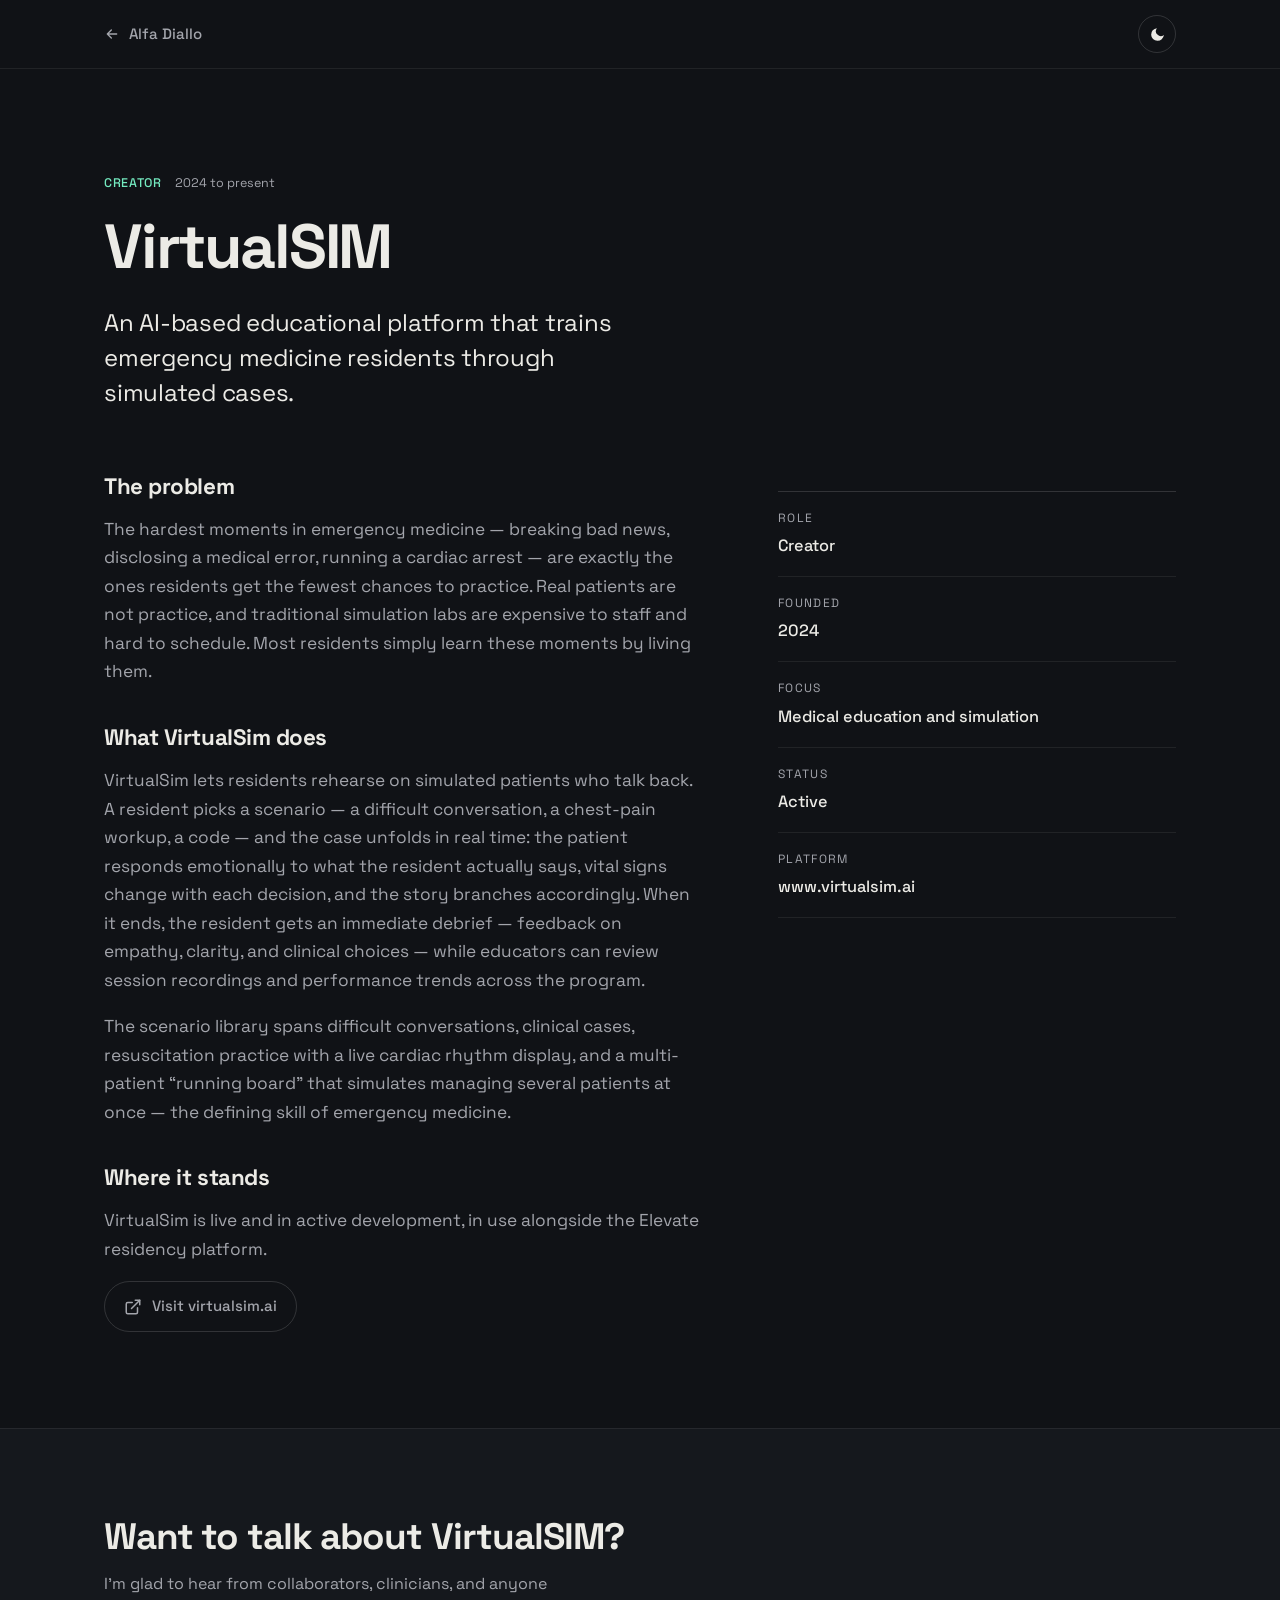
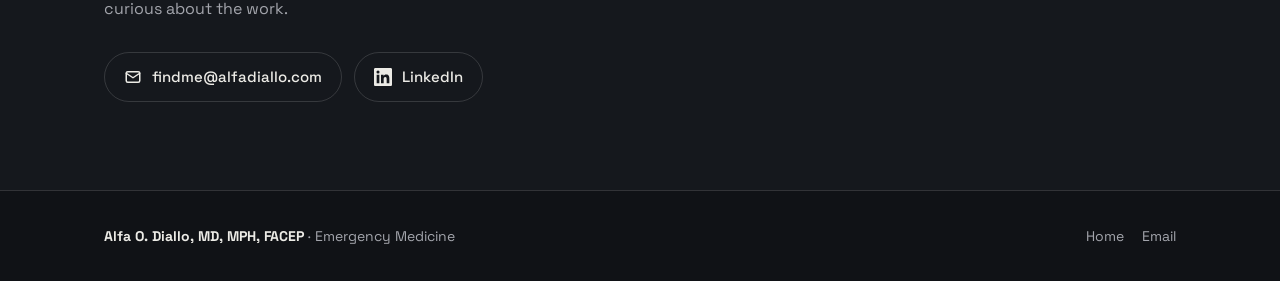
<file: virtualsim.html>
<!DOCTYPE html>
<html lang="en">
<head>
<meta charset="utf-8">
<meta name="viewport" content="width=device-width, initial-scale=1">
<title>VirtualSIM &middot; Alfa O. Diallo, MD</title>
<meta name="description" content="An AI-based educational platform that trains emergency medicine residents through simulated cases.">

<!-- Unlisted page: shareable by direct link, kept out of search results. -->
<meta name="robots" content="noindex, nofollow">

<meta property="og:type" content="website">
<meta property="og:title" content="VirtualSIM &middot; Alfa O. Diallo, MD">
<meta property="og:description" content="An AI-based educational platform that trains emergency medicine residents through simulated cases.">
<meta property="og:image" content="https://www.alfadiallo.com/og-image.jpg">
<meta name="twitter:card" content="summary_large_image">
<meta name="twitter:title" content="VirtualSIM &middot; Alfa O. Diallo, MD">
<meta name="twitter:description" content="An AI-based educational platform that trains emergency medicine residents through simulated cases.">
<meta name="twitter:image" content="https://www.alfadiallo.com/og-image.jpg">
<meta name="theme-color" content="#101216">

<link rel="icon" href="data:image/svg+xml,%3Csvg%20xmlns='http://www.w3.org/2000/svg'%20viewBox='0%200%2032%2032'%3E%3Cpath%20d='M2%2020.4Q2%2013.6%206.6%207.8Q11.2%202.1%2016.8%202.1Q18.4%202.1%2019.5%202.6Q20.6%203.2%2021.1%204.3Q21.7%205.3%2021.9%206.1Q22.2%207%2022.3%208.2Q22.9%204.8%2023.6%203.5Q24.3%202.1%2025.8%202.1Q27.3%202.1%2027.3%203.6Q27.3%204.5%2026%208.6Q24.7%2012.8%2023.7%2015.3Q21.7%2019.6%2021.7%2022.4Q21.7%2024.2%2022.5%2025Q23.4%2025.7%2024.5%2025.7Q27.4%2025.7%2029.1%2021.5Q29.4%2020.9%2029.7%2021.1Q30%2021.4%2030%2021.9Q30%2023.7%2027.8%2026.8Q25.6%2029.9%2022.4%2029.9Q18.4%2029.9%2018.4%2024.8Q18.4%2024.7%2018.4%2024.5Q18.4%2024.3%2018.4%2024.3H18.4Q14.8%2029.9%209.9%2029.9Q6.3%2029.9%204.1%2027.3Q2%2024.7%202%2020.4ZM5.8%2022.1Q5.8%2028.3%2010.3%2028.3Q13%2028.3%2015.1%2026.2Q17.3%2024.1%2018.6%2021Q19.8%2017.9%2020.5%2014.8Q21.2%2011.8%2021.2%209.6Q21.2%203.3%2016.6%203.3Q14.1%203.3%2011.9%205.3Q9.8%207.3%208.5%2010.4Q7.2%2013.4%206.5%2016.5Q5.8%2019.6%205.8%2022.1Z'%20fill='%23000'/%3E%3C/svg%3E">

<link rel="preconnect" href="https://fonts.googleapis.com">
<link rel="preconnect" href="https://fonts.gstatic.com" crossorigin>
<link href="https://fonts.googleapis.com/css2?family=Space+Grotesk:wght@400;500;700&display=swap" rel="stylesheet">
<link rel="stylesheet" href="styles.css">
</head>
<body>

<header class="page-nav">
  <div class="wrap">
    <a class="back" href="/">
      <svg viewBox="0 0 24 24" fill="none" stroke="currentColor" stroke-width="2" stroke-linecap="round" stroke-linejoin="round"><path d="M19 12H5M11 18l-6-6 6-6"/></svg>
      Alfa Diallo
    </a>
    <button class="theme-toggle" id="themeToggle" type="button" aria-label="Switch color theme">
      <svg class="sun" viewBox="0 0 24 24" fill="none" stroke="currentColor" stroke-width="2" stroke-linecap="round"><circle cx="12" cy="12" r="4"/><path d="M12 2v2M12 20v2M4.9 4.9l1.4 1.4M17.7 17.7l1.4 1.4M2 12h2M20 12h2M4.9 19.1l1.4-1.4M17.7 6.3l1.4-1.4"/></svg>
      <svg class="moon" viewBox="0 0 24 24" fill="currentColor" style="display:none"><path d="M21 12.8A9 9 0 1 1 11.2 3a7 7 0 0 0 9.8 9.8z"/></svg>
    </button>
  </div>
</header>

<main>
  <section class="v-head">
    <div class="wrap">
      <div class="meta">
        <span class="v-role">Creator</span>
        <span class="v-year">2024 to present</span>
      </div>
      <h1>VirtualSIM</h1>
      <p class="lede">An AI-based educational platform that trains emergency medicine residents through simulated cases.</p>
    </div>
  </section>

  <section class="v-body">
    <div class="wrap">
      <div class="v-grid">
        <div class="v-prose">
          <h2>The problem</h2>
          <p>The hardest moments in emergency medicine &mdash; breaking bad news, disclosing a medical error, running a cardiac arrest &mdash; are exactly the ones residents get the fewest chances to practice. Real patients are not practice, and traditional simulation labs are expensive to staff and hard to schedule. Most residents simply learn these moments by living them.</p>

          <h2>What VirtualSim does</h2>
          <p>VirtualSim lets residents rehearse on simulated patients who talk back. A resident picks a scenario &mdash; a difficult conversation, a chest-pain workup, a code &mdash; and the case unfolds in real time: the patient responds emotionally to what the resident actually says, vital signs change with each decision, and the story branches accordingly. When it ends, the resident gets an immediate debrief &mdash; feedback on empathy, clarity, and clinical choices &mdash; while educators can review session recordings and performance trends across the program.</p>
          <p>The scenario library spans difficult conversations, clinical cases, resuscitation practice with a live cardiac rhythm display, and a multi-patient &ldquo;running board&rdquo; that simulates managing several patients at once &mdash; the defining skill of emergency medicine.</p>

          <h2>Where it stands</h2>
          <p>VirtualSim is live and in active development, in use alongside the Elevate residency platform.</p>
          <p><a class="social" href="https://www.virtualsim.ai" target="_blank" rel="noopener"><svg viewBox="0 0 24 24" fill="none" stroke="currentColor" stroke-width="2" stroke-linecap="round" stroke-linejoin="round"><path d="M18 13v6a2 2 0 0 1-2 2H5a2 2 0 0 1-2-2V8a2 2 0 0 1 2-2h6"/><path d="M15 3h6v6"/><path d="M10 14 21 3"/></svg>Visit virtualsim.ai</a></p>
        </div>
        <dl class="v-facts">
          <div><dt>Role</dt><dd>Creator</dd></div>
          <div><dt>Founded</dt><dd>2024</dd></div>
          <div><dt>Focus</dt><dd>Medical education and simulation</dd></div>
          <div><dt>Status</dt><dd>Active</dd></div>
          <div><dt>Platform</dt><dd><a href="https://www.virtualsim.ai" target="_blank" rel="noopener">www.virtualsim.ai</a></dd></div>
        </dl>
      </div>
    </div>
  </section>

  <section class="v-cta">
    <div class="wrap">
      <h2>Want to talk about VirtualSIM?</h2>
      <p>I'm glad to hear from collaborators, clinicians, and anyone curious about the work.</p>
      <div class="links">
        <a class="social" href="mailto:findme@alfadiallo.com"><svg viewBox="0 0 24 24" fill="none" stroke="currentColor" stroke-width="2" stroke-linecap="round" stroke-linejoin="round"><rect x="3" y="5" width="18" height="14" rx="2"/><path d="m3 7 9 6 9-6"/></svg>findme@alfadiallo.com</a>
        <a class="social" href="https://www.linkedin.com/in/alfadiallo/" target="_blank" rel="noopener"><svg viewBox="0 0 24 24" fill="currentColor"><path d="M20.45 20.45h-3.56v-5.57c0-1.33-.02-3.04-1.85-3.04-1.85 0-2.14 1.45-2.14 2.94v5.67H9.34V9h3.42v1.56h.05c.48-.9 1.64-1.85 3.37-1.85 3.6 0 4.27 2.37 4.27 5.46v6.28zM5.34 7.43a2.06 2.06 0 1 1 0-4.13 2.06 2.06 0 0 1 0 4.13zM7.12 20.45H3.56V9h3.56v11.45zM22.22 0H1.77C.79 0 0 .77 0 1.72v20.55C0 23.23.79 24 1.77 24h20.45c.98 0 1.78-.77 1.78-1.73V1.72C24 .77 23.2 0 22.22 0z"/></svg>LinkedIn</a>
      </div>
    </div>
  </section>
</main>

<footer class="foot">
  <div class="wrap">
    <div class="cred"><strong>Alfa O. Diallo, MD, MPH, FACEP</strong> &middot; Emergency Medicine</div>
    <div class="mini">
      <a href="/">Home</a>
      <a href="mailto:findme@alfadiallo.com">Email</a>
    </div>
  </div>
</footer>

<script>
/* Theme toggle. Dark is the default; light only when the visitor opts in.
   Kept inline so every page works with zero extra requests. */
(function () {
  var root = document.documentElement;
  try { var s = localStorage.getItem('theme'); if (s) root.setAttribute('data-theme', s); } catch (e) {}
  function current() { return root.getAttribute('data-theme') || 'dark'; }
  function paint() {
    var dark = current() === 'dark';
    var sun = document.querySelector('.theme-toggle .sun');
    var moon = document.querySelector('.theme-toggle .moon');
    if (sun && moon) { sun.style.display = dark ? 'none' : 'block'; moon.style.display = dark ? 'block' : 'none'; }
    var meta = document.querySelector('meta[name="theme-color"]');
    if (meta) meta.setAttribute('content', dark ? '#101216' : '#f6f4ef');
  }
  paint();
  var btn = document.getElementById('themeToggle');
  if (btn) btn.addEventListener('click', function () {
    var next = current() === 'dark' ? 'light' : 'dark';
    root.setAttribute('data-theme', next);
    try { localStorage.setItem('theme', next); } catch (e) {}
    paint();
  });
})();
</script>
</body>
</html>
</file>
<file: styles.css>
/* ==========================================================================
   alfadiallo.com - shared styles
   Dark is the default theme. Light applies only when the visitor opts in.
   ========================================================================== */

*, *::before, *::after { box-sizing: border-box; }
html { -webkit-text-size-adjust: 100%; }

:root {
  --paper:   #101216;
  --paper-2: #15181d;
  --ink:     #ecebe6;
  --ink-soft:#a3a5ac;
  --line:    rgba(255,255,255,.14);
  --line-2:  rgba(255,255,255,.07);
  --accent:  #74eac0;
  --on-accent:#0b0d10;
  --btn-bg:  #ecebe6;
  --btn-fg:  #101216;
  --card:    #191c22;
  --shadow:  0 1px 2px rgba(0,0,0,.4), 0 16px 34px -18px rgba(0,0,0,.7);
  --maxw: 1120px;
  --font: "Space Grotesk", ui-sans-serif, system-ui, -apple-system, "Segoe UI", Roboto, Helvetica, Arial, sans-serif;
}
/* Light mode uses a deeper shade of the same mint so text keeps WCAG AA contrast. */
:root[data-theme="light"] {
  --paper:   #f6f4ef;
  --paper-2: #efece4;
  --ink:     #17191d;
  --ink-soft:#565962;
  --line:    rgba(23,25,29,.13);
  --line-2:  rgba(23,25,29,.08);
  --accent:  #0d7a58;
  --on-accent:#ffffff;
  --btn-bg:  #17191d;
  --btn-fg:  #f6f4ef;
  --card:    #fbfaf6;
  --shadow:  0 1px 2px rgba(23,25,29,.05), 0 12px 28px -14px rgba(23,25,29,.16);
}

body {
  margin: 0;
  font-family: var(--font);
  background: var(--paper);
  color: var(--ink);
  line-height: 1.6;
  -webkit-font-smoothing: antialiased;
  text-rendering: optimizeLegibility;
}
a { color: inherit; text-decoration: none; }
img { display: block; max-width: 100%; }
h1, h2, h3 { line-height: 1.08; letter-spacing: -0.02em; font-weight: 700; margin: 0; }
p { margin: 0; }
::selection { background: var(--accent); color: var(--on-accent); }

.wrap { max-width: var(--maxw); margin: 0 auto; padding: 0 24px; }
.eyebrow {
  font-size: 12.5px; letter-spacing: .16em; text-transform: uppercase;
  color: var(--ink-soft); font-weight: 500; margin: 0 0 18px;
}

/* ---------- Theme toggle ---------- */
.theme-toggle {
  display: grid; place-items: center; width: 38px; height: 38px; border-radius: 999px;
  border: 1px solid var(--line); background: transparent; color: var(--ink); cursor: pointer;
  transition: border-color .2s, background .2s; flex: none;
}
.theme-toggle:hover { border-color: var(--ink); }
.theme-toggle svg { width: 17px; height: 17px; }

/* ---------- Contact / social links ---------- */
.social {
  display: inline-flex; align-items: center; gap: 10px; padding: 12px 19px; border-radius: 999px;
  border: 1px solid var(--line); font-weight: 500; font-size: 15px;
  transition: border-color .2s, transform .2s, background .2s;
}
.social:hover { border-color: var(--ink); transform: translateY(-2px); }
.social svg, .social img { width: 18px; height: 18px; flex: none; }

/* ==========================================================================
   Landing page (hero only)
   ========================================================================== */
.hero { position: relative; min-height: 100dvh; display: flex; align-items: center; overflow: hidden; }
.hero-img { position: absolute; inset: 0; width: 100%; height: 100%; object-fit: cover; object-position: 60% 45%; z-index: 0; }
/* Phones: text runs full width from the left, so the scrim leans left to keep
   white type legible. Landscape screens flip this; see the min-aspect-ratio block. */
.hero-scrim { position: absolute; inset: 0; z-index: 1;
  background:
    linear-gradient(to right, rgba(8,10,14,.72) 0%, rgba(8,10,14,.46) 38%, rgba(8,10,14,0) 72%),
    linear-gradient(to top, rgba(8,10,14,.55) 0%, rgba(8,10,14,.26) 45%, rgba(8,10,14,.20) 100%);
}
/* Wider container plus a smaller inset shifts the block left of the page grid. */
.hero .wrap { position: relative; z-index: 2; width: 100%; max-width: 1280px;
  padding: 96px clamp(24px, 3vw, 40px); }
.hero-inner { max-width: 760px; color: #fff; }
.hero .eyebrow { color: rgba(255,255,255,.82); }
/* Short two-word headline, so it scales up to carry the full-height hero. */
.hero h1 { font-size: clamp(3.25rem, 10vw, 7.5rem); letter-spacing: -.04em; }
.hero h1 .accent { color: #74eac0; }
.hero p.lede { margin-top: 22px; font-size: clamp(1.05rem, 2vw, 1.3rem); line-height: 1.5; color: rgba(255,255,255,.92); max-width: 42ch; font-weight: 400; }
.hero .links { margin-top: 34px; display: flex; flex-wrap: wrap; gap: 12px 30px; }
/* Hero links are plain icon + label, no pill outline or tint. Side padding is
   dropped so the first icon lines up with the text column above. */
.hero .social { color: #fff; border: 0; background: none; padding-left: 0; padding-right: 0; transition: opacity .2s, transform .2s; }
.hero .social:hover { opacity: .75; }

.hero-toggle { position: absolute; top: 22px; right: 24px; z-index: 3;
  border-color: rgba(255,255,255,.34); background: rgba(0,0,0,.18); color: #fff; }
.hero-toggle:hover { border-color: #fff; }
.hero-name { position: absolute; bottom: 28px; right: 24px; z-index: 2; color: rgba(255,255,255,.62); font-size: 12.5px; letter-spacing: .06em; }

/* ==========================================================================
   Projects index (/projects)
   ========================================================================== */
.p-head { padding: clamp(56px, 9vw, 104px) 0 clamp(36px, 5vw, 56px); }
.p-head h1 { font-size: clamp(2.3rem, 6vw, 3.9rem); letter-spacing: -.035em; }
.p-head .lede {
  margin-top: 20px; color: var(--ink-soft);
  font-size: clamp(1.05rem, 2vw, 1.25rem); max-width: 54ch;
}

.p-grid {
  display: grid; grid-template-columns: repeat(3, 1fr); gap: 20px;
  padding-bottom: clamp(56px, 8vw, 96px);
}
.p-card {
  background: var(--card); border: 1px solid var(--line); border-radius: 16px;
  padding: 26px 24px 22px; display: flex; flex-direction: column; min-height: 232px;
  box-shadow: var(--shadow);
  transition: transform .22s cubic-bezier(.16,1,.3,1), border-color .22s;
}
.p-card:hover { transform: translateY(-4px); border-color: color-mix(in srgb, var(--accent) 55%, var(--line)); }
.p-card:focus-visible { outline: 2px solid var(--accent); outline-offset: 3px; }
.p-card .top { display: flex; align-items: baseline; justify-content: space-between; gap: 12px; }
.p-card h2 { font-size: 1.24rem; letter-spacing: -.02em; }
.p-card .yr { font-size: 12.5px; color: var(--ink-soft); font-variant-numeric: tabular-nums; flex: none; }
.p-card .role {
  margin-top: 4px; font-size: 12.5px; letter-spacing: .05em;
  text-transform: uppercase; color: var(--accent); font-weight: 500;
}
.p-card p { margin-top: 14px; color: var(--ink-soft); font-size: .99rem; line-height: 1.55; }
.p-card .go {
  margin-top: auto; padding-top: 20px; display: inline-flex; align-items: center; gap: 8px;
  font-size: 14px; font-weight: 500; color: var(--ink);
}
.p-card .go svg { width: 15px; height: 15px; transition: transform .22s; }
.p-card:hover .go svg { transform: translateX(3px); }

/* ==========================================================================
   Venture subpages
   ========================================================================== */
.page-nav { border-bottom: 1px solid var(--line-2); }
.page-nav .wrap { display: flex; align-items: center; justify-content: space-between; height: 68px; gap: 16px; }
.back {
  display: inline-flex; align-items: center; gap: 9px; font-size: 15px; font-weight: 500;
  color: var(--ink-soft); transition: color .2s;
}
.back:hover { color: var(--ink); }
.back svg { width: 16px; height: 16px; }

.v-head { padding: clamp(56px, 9vw, 104px) 0 clamp(40px, 6vw, 64px); }
.v-head .meta { display: flex; flex-wrap: wrap; align-items: center; gap: 14px; margin-bottom: 20px; }
.v-role {
  font-size: 12.5px; letter-spacing: .05em; text-transform: uppercase;
  color: var(--accent); font-weight: 500;
}
.v-year { font-size: 12.5px; color: var(--ink-soft); font-variant-numeric: tabular-nums; }
.v-head h1 { font-size: clamp(2.3rem, 6vw, 3.9rem); letter-spacing: -.035em; max-width: 18ch; }
.v-head .lede {
  margin-top: 26px; font-size: clamp(1.12rem, 2.2vw, 1.5rem); line-height: 1.45;
  letter-spacing: -.01em; max-width: 34ch; color: var(--ink);
}

.v-body { padding-bottom: clamp(56px, 8vw, 96px); }
.v-grid { display: grid; grid-template-columns: 1.5fr 1fr; gap: clamp(36px, 6vw, 80px); align-items: start; }
.v-prose p { font-size: 1.08rem; line-height: 1.65; color: var(--ink-soft); }
.v-prose p + p { margin-top: 18px; }
.v-prose h2 { font-size: 1.4rem; margin: 40px 0 16px; letter-spacing: -.02em; }
.v-prose h2:first-child { margin-top: 0; }
.v-prose ul { margin: 16px 0 0; padding: 0; list-style: none; }
.v-prose li {
  padding: 13px 0 13px 22px; position: relative;
  border-bottom: 1px solid var(--line-2); color: var(--ink-soft); font-size: 1.02rem;
}
.v-prose li:last-child { border-bottom: 0; }
.v-prose li::before {
  content: ""; position: absolute; left: 0; top: 22px;
  width: 8px; height: 2px; background: var(--accent);
}
.v-prose li strong { color: var(--ink); font-weight: 500; }

/* Pages that have no written detail yet: drop the right rail and lay the
   facts out as a full-width strip so the page still reads as finished.
   Remove the "v-grid--solo" class once you add prose. */
.v-grid--solo { grid-template-columns: 1fr; }
.v-grid--solo .v-facts { display: grid; grid-template-columns: repeat(4, 1fr); column-gap: 32px; }
.v-grid--solo .v-facts div { border-bottom: 0; }

.v-facts { border-top: 1px solid var(--line); }
.v-facts div { padding: 17px 0; border-bottom: 1px solid var(--line-2); }
.v-facts dt { font-size: 12px; letter-spacing: .11em; text-transform: uppercase; color: var(--ink-soft); }
.v-facts dd { margin: 5px 0 0; font-size: 1.02rem; font-weight: 500; }

/* Weekly progress page (/progress). Entries are generated — see progress.html. */
.wk-feed { max-width: 720px; }
.wk { padding: 34px 0 40px; border-top: 1px solid var(--line); }
.wk:first-child { border-top: 0; padding-top: 0; }
.wk h2 { font-size: 1.55rem; letter-spacing: -.02em; }
.wk h3 {
  margin: 30px 0 4px; font-size: 12.5px; letter-spacing: .13em;
  text-transform: uppercase; font-weight: 500; color: var(--accent);
}
.wk ul { margin-top: 6px; }
.wk-empty { color: var(--ink-soft); }

.v-cta { background: var(--paper-2); padding: clamp(56px, 8vw, 88px) 0; border-top: 1px solid var(--line-2); }
.v-cta h2 { font-size: clamp(1.6rem, 3.4vw, 2.3rem); letter-spacing: -.025em; }
.v-cta p { margin-top: 14px; color: var(--ink-soft); max-width: 46ch; }
.v-cta .links { margin-top: 30px; display: flex; flex-wrap: wrap; gap: 12px; }

footer.foot { padding: 34px 0; border-top: 1px solid var(--line); background: var(--paper); }
footer.foot .wrap { display: flex; align-items: center; justify-content: space-between; gap: 16px; flex-wrap: wrap; }
footer.foot .cred { color: var(--ink-soft); font-size: 14px; }
footer.foot .cred strong { color: var(--ink); font-weight: 700; }
footer.foot .mini { display: flex; gap: 18px; }
footer.foot .mini a { color: var(--ink-soft); font-size: 14px; transition: color .2s; }
footer.foot .mini a:hover { color: var(--accent); }

/* ==========================================================================
   Link-in-bio page (/links)
   ========================================================================== */
.l-page { min-height: 100dvh; display: flex; flex-direction: column; }
.l-top { display: flex; justify-content: space-between; align-items: center; padding: 18px 20px 0; gap: 12px; }
.l-main { flex: 1; width: 100%; max-width: 560px; margin: 0 auto; padding: 28px 16px 48px; }
.l-profile { text-align: center; }
.l-avatar {
  width: 96px; height: 96px; margin: 0 auto; border-radius: 999px; overflow: hidden;
  background: var(--card); border: 1px solid var(--line); box-shadow: var(--shadow);
}
.l-avatar img { width: 100%; height: 100%; object-fit: cover; }
.l-profile h1 { margin-top: 20px; font-size: clamp(1.45rem, 5vw, 1.8rem); letter-spacing: -.025em; }
.l-profile .lede { margin: 10px auto 0; color: var(--ink-soft); font-size: 1rem; max-width: 36ch; }

.l-list { list-style: none; margin: 32px 0 0; padding: 0; display: grid; gap: 12px; }
.l-link {
  display: flex; align-items: center; gap: 14px; padding: 16px 18px; border-radius: 16px;
  background: var(--card); border: 1px solid var(--line); box-shadow: var(--shadow);
  transition: transform .22s cubic-bezier(.16,1,.3,1), border-color .22s;
}
.l-link:hover { transform: translateY(-2px); border-color: color-mix(in srgb, var(--accent) 55%, var(--line)); }
.l-link:focus-visible { outline: 2px solid var(--accent); outline-offset: 3px; }
.l-link .txt { flex: 1; min-width: 0; }
.l-link strong { display: block; font-size: 1.05rem; font-weight: 500; letter-spacing: -.01em; }
.l-link .sub { display: block; margin-top: 2px; color: var(--ink-soft); font-size: .92rem; line-height: 1.45; }
.l-link .host { display: block; margin-top: 6px; color: var(--accent); font-size: 12.5px; letter-spacing: .02em; overflow-wrap: anywhere; }
.l-link > svg { width: 17px; height: 17px; flex: none; color: var(--ink-soft); transition: transform .22s, color .22s; }
.l-link:hover > svg { transform: translate(2px, -2px); color: var(--ink); }

.l-social { margin-top: 28px; display: flex; justify-content: center; gap: 10px; flex-wrap: wrap; }
.l-social a {
  display: grid; place-items: center; width: 42px; height: 42px; border-radius: 999px;
  border: 1px solid var(--line); color: var(--ink-soft); transition: border-color .2s, color .2s;
}
.l-social a:hover { border-color: var(--ink); color: var(--ink); }
.l-social svg { width: 18px; height: 18px; }

.l-share {
  display: inline-flex; align-items: center; gap: 8px; height: 38px; padding: 0 15px; border-radius: 999px;
  border: 1px solid var(--line); background: transparent; color: var(--ink); cursor: pointer;
  font: 500 14px var(--font); transition: border-color .2s;
}
.l-share:hover { border-color: var(--ink); }
.l-share svg { width: 16px; height: 16px; }
.l-foot { text-align: center; padding: 0 16px 28px; font-size: 13px; color: var(--ink-soft); }
.l-foot a:hover { color: var(--accent); }

/* ---------- Responsive ---------- */
@media (max-width: 900px) {
  .p-grid { grid-template-columns: repeat(2, 1fr); }
}
@media (max-width: 860px) {
  .v-grid { grid-template-columns: 1fr; }
  .v-grid--solo .v-facts { grid-template-columns: repeat(2, 1fr); }
}
@media (max-width: 620px) {
  .p-grid { grid-template-columns: 1fr; }
  .p-card { min-height: 0; }
}
@media (max-width: 480px) {
  .v-grid--solo .v-facts { grid-template-columns: 1fr; }
  .v-grid--solo .v-facts div { border-bottom: 1px solid var(--line-2); }
}
/* Desktop: the subject fills the left of the photo, so the text block sits on
   the right over the open wall. The photo crops from the left to keep that
   wall in frame on squarer screens, and the scrim darkens the right instead. */
@media (min-width: 761px) and (min-aspect-ratio: 1/1) {
  /* Extra bottom padding lifts the block clear of the patient lower right. */
  .hero .wrap { max-width: none; padding-bottom: clamp(96px, 22vh, 240px); }
  .hero-inner { margin-left: auto; max-width: min(560px, 42vw); }
  .hero-img { object-position: 100% 45%; }
  .hero-scrim { background:
    linear-gradient(to left, rgba(8,10,14,.78) 0%, rgba(8,10,14,.58) 40%, rgba(8,10,14,0) 72%),
    linear-gradient(to top, rgba(8,10,14,.55) 0%, rgba(8,10,14,.26) 45%, rgba(8,10,14,.20) 100%); }
}
@media (max-width: 760px) {
  .hero .wrap { padding-bottom: 56px; }
  .hero-name { display: none; }
  .hero .links { gap: 6px 24px; }
  /* Narrow screens show only a slice of the photo; keep the face centered. */
  .hero-img { object-position: 50% 45%; }
}

@media (prefers-reduced-motion: reduce) {
  .social, .theme-toggle, .back, .p-card, .p-card .go svg,
  .l-link, .l-link > svg, .l-social a, .l-share { transition: none; }
}
</file>
